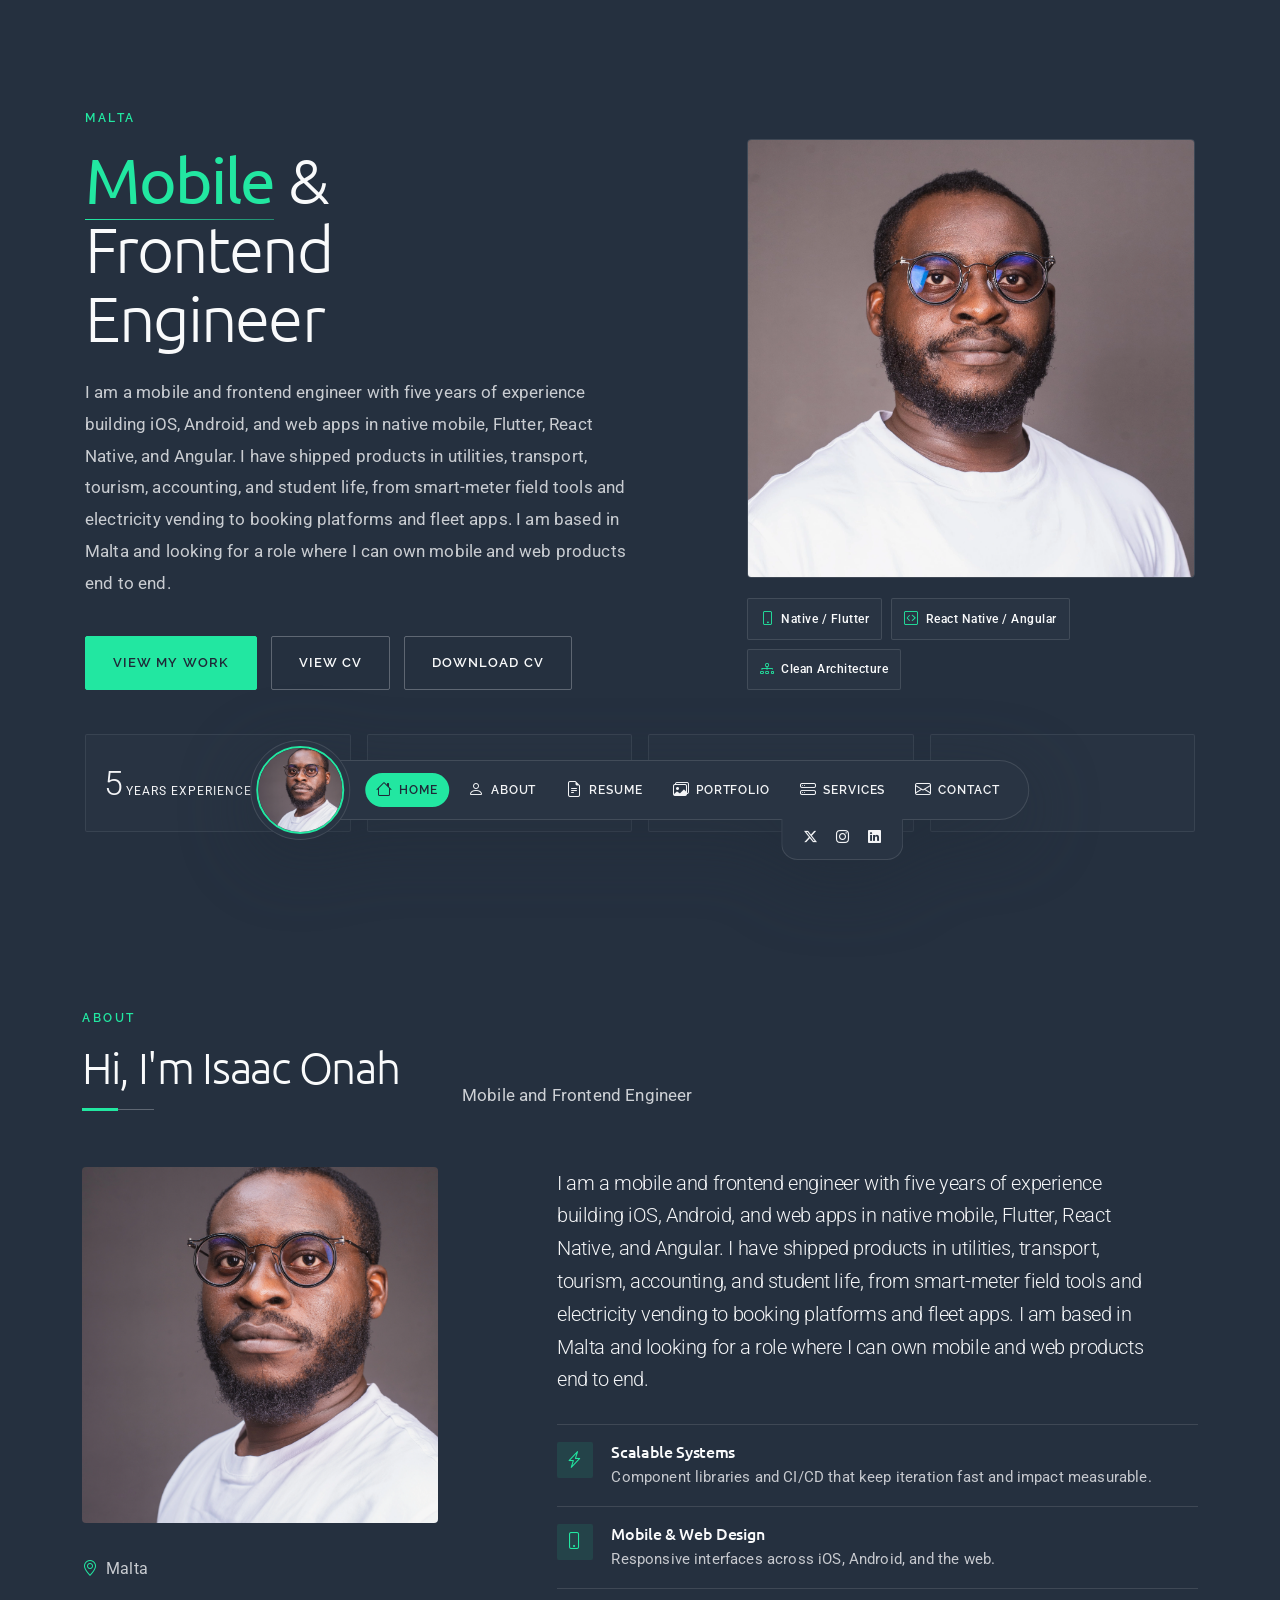
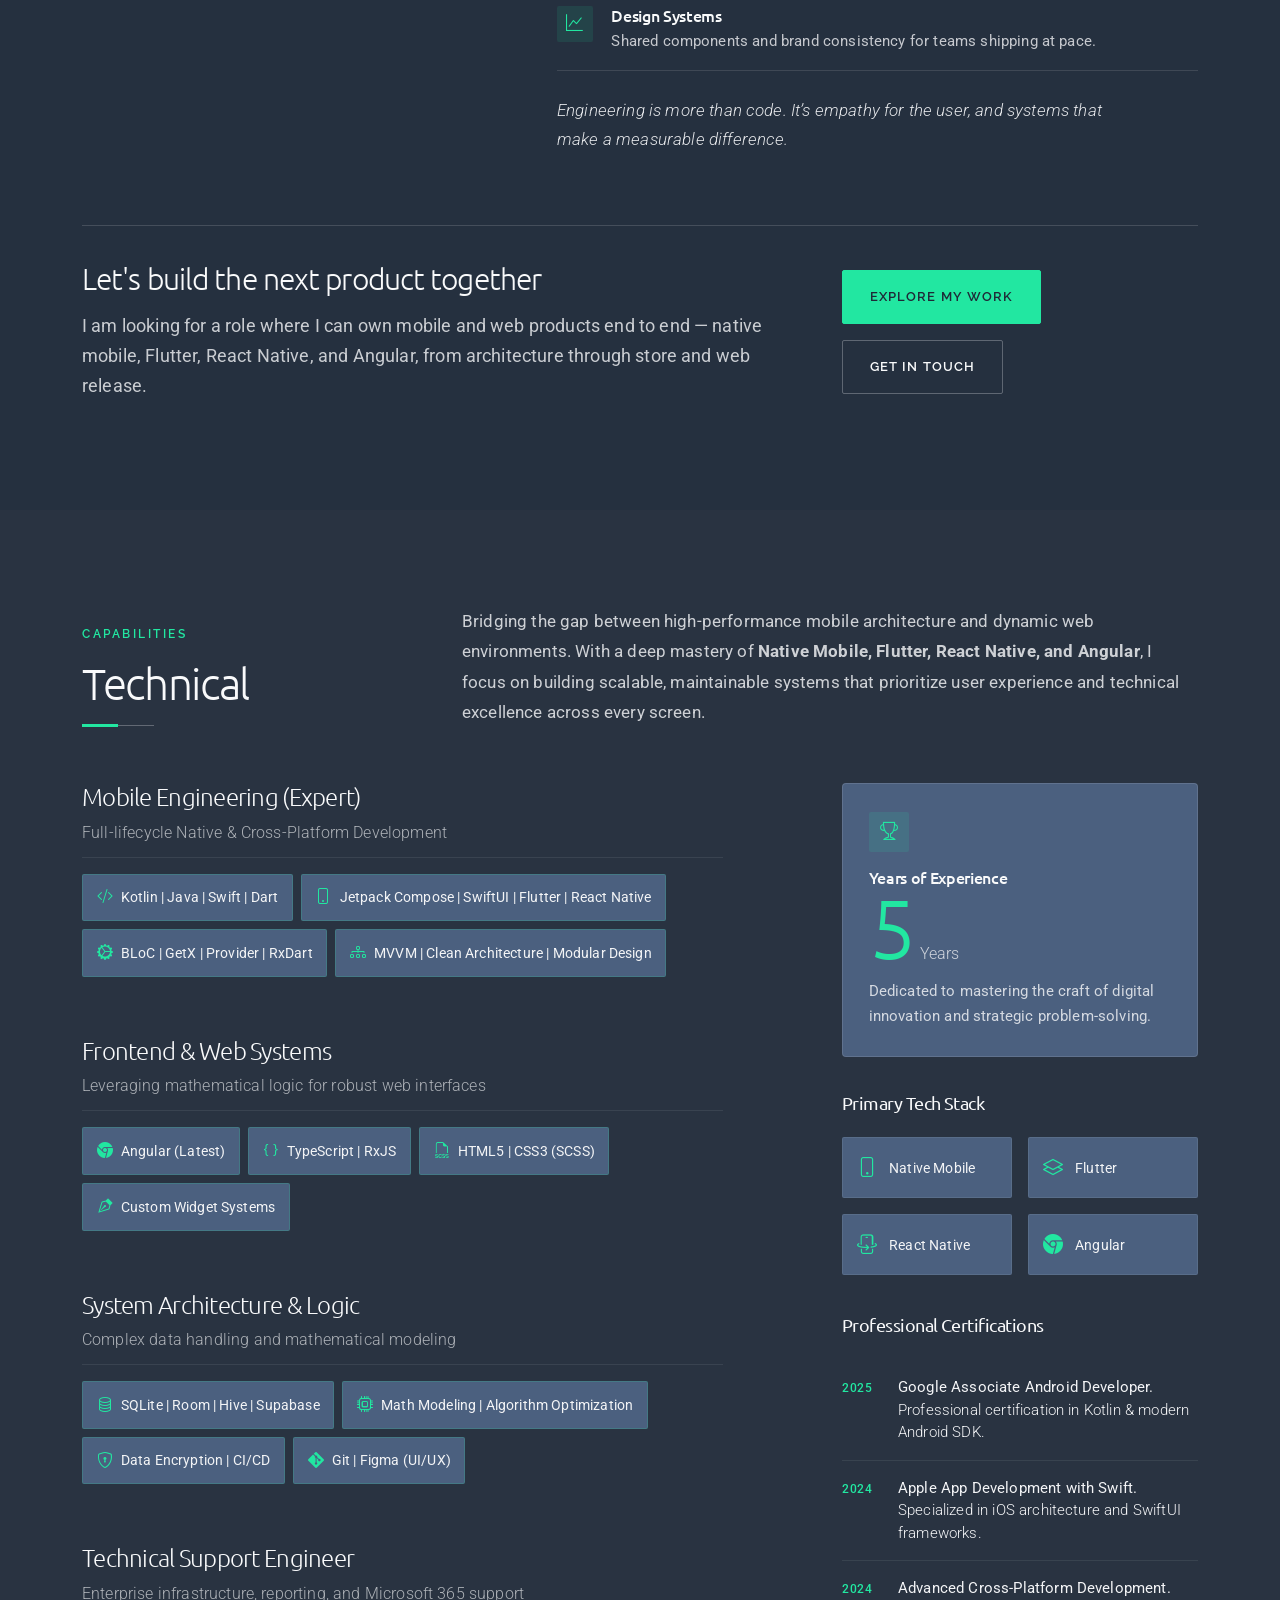
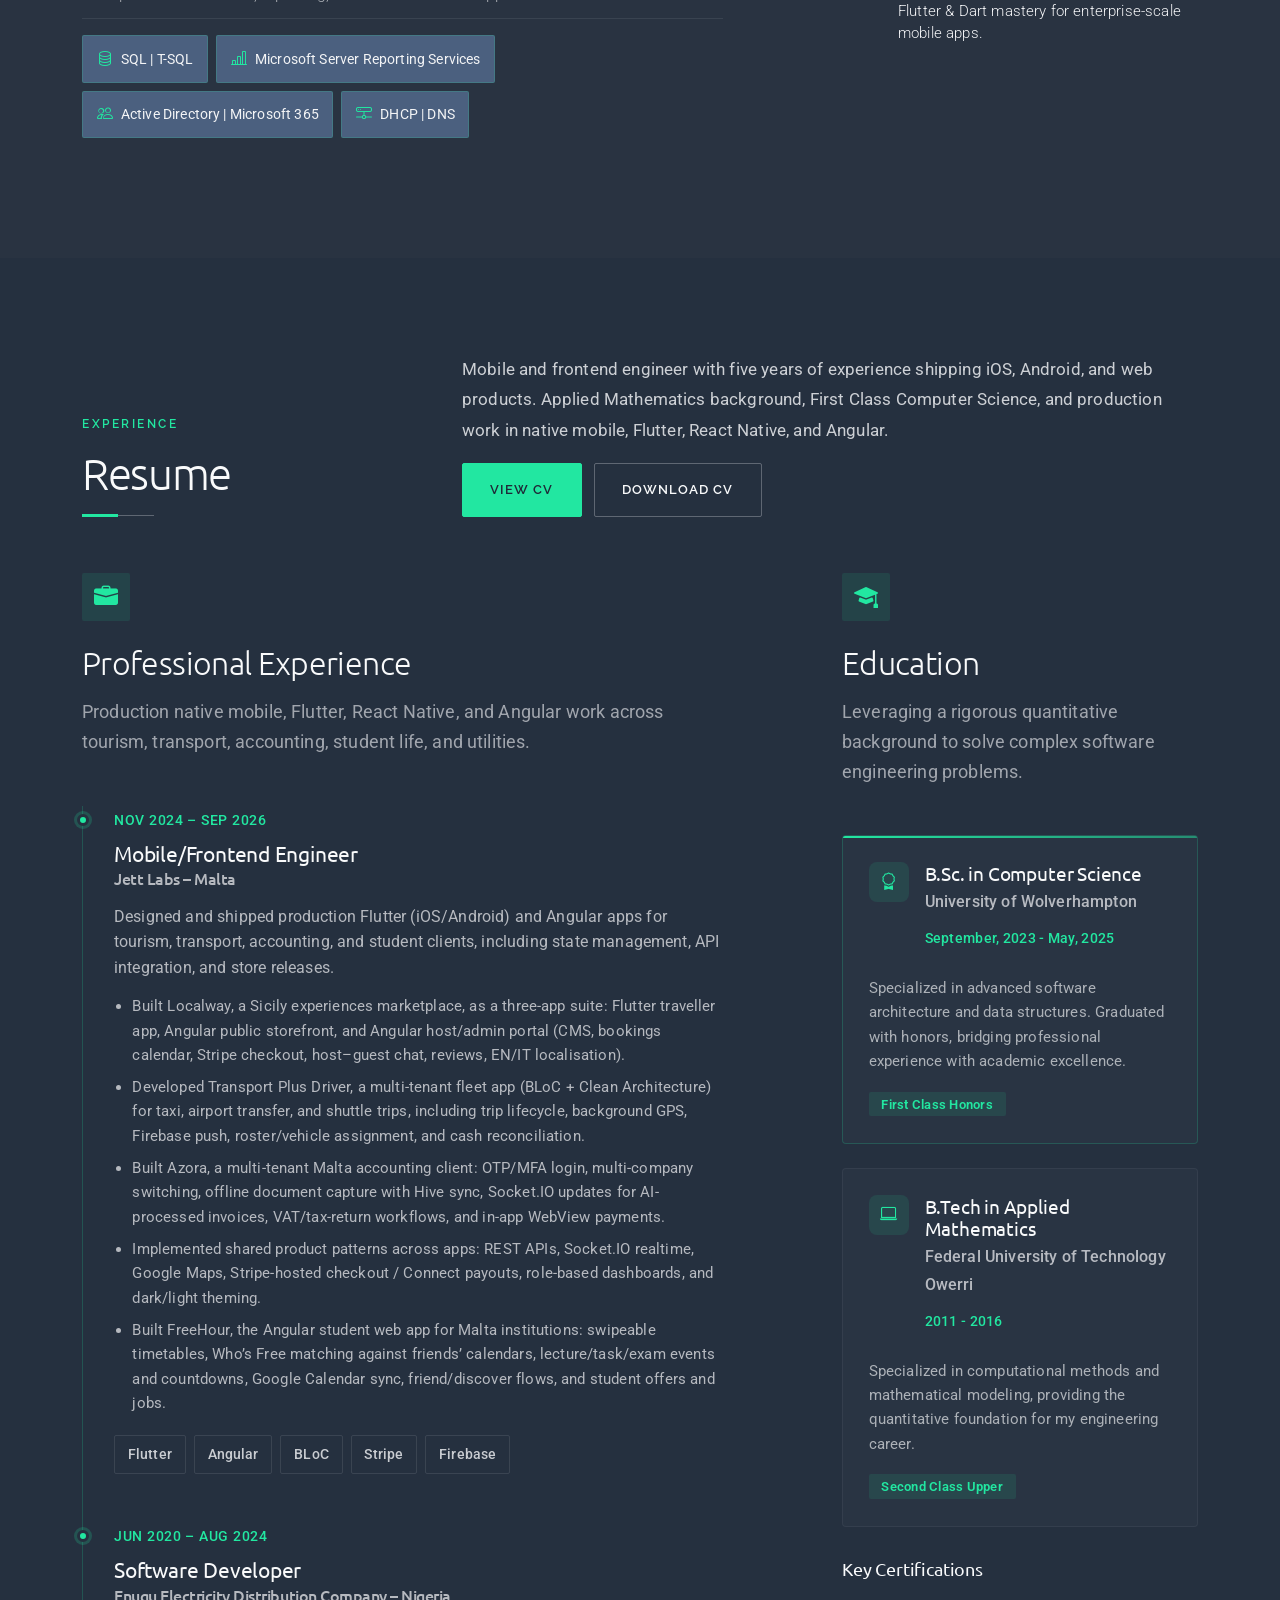
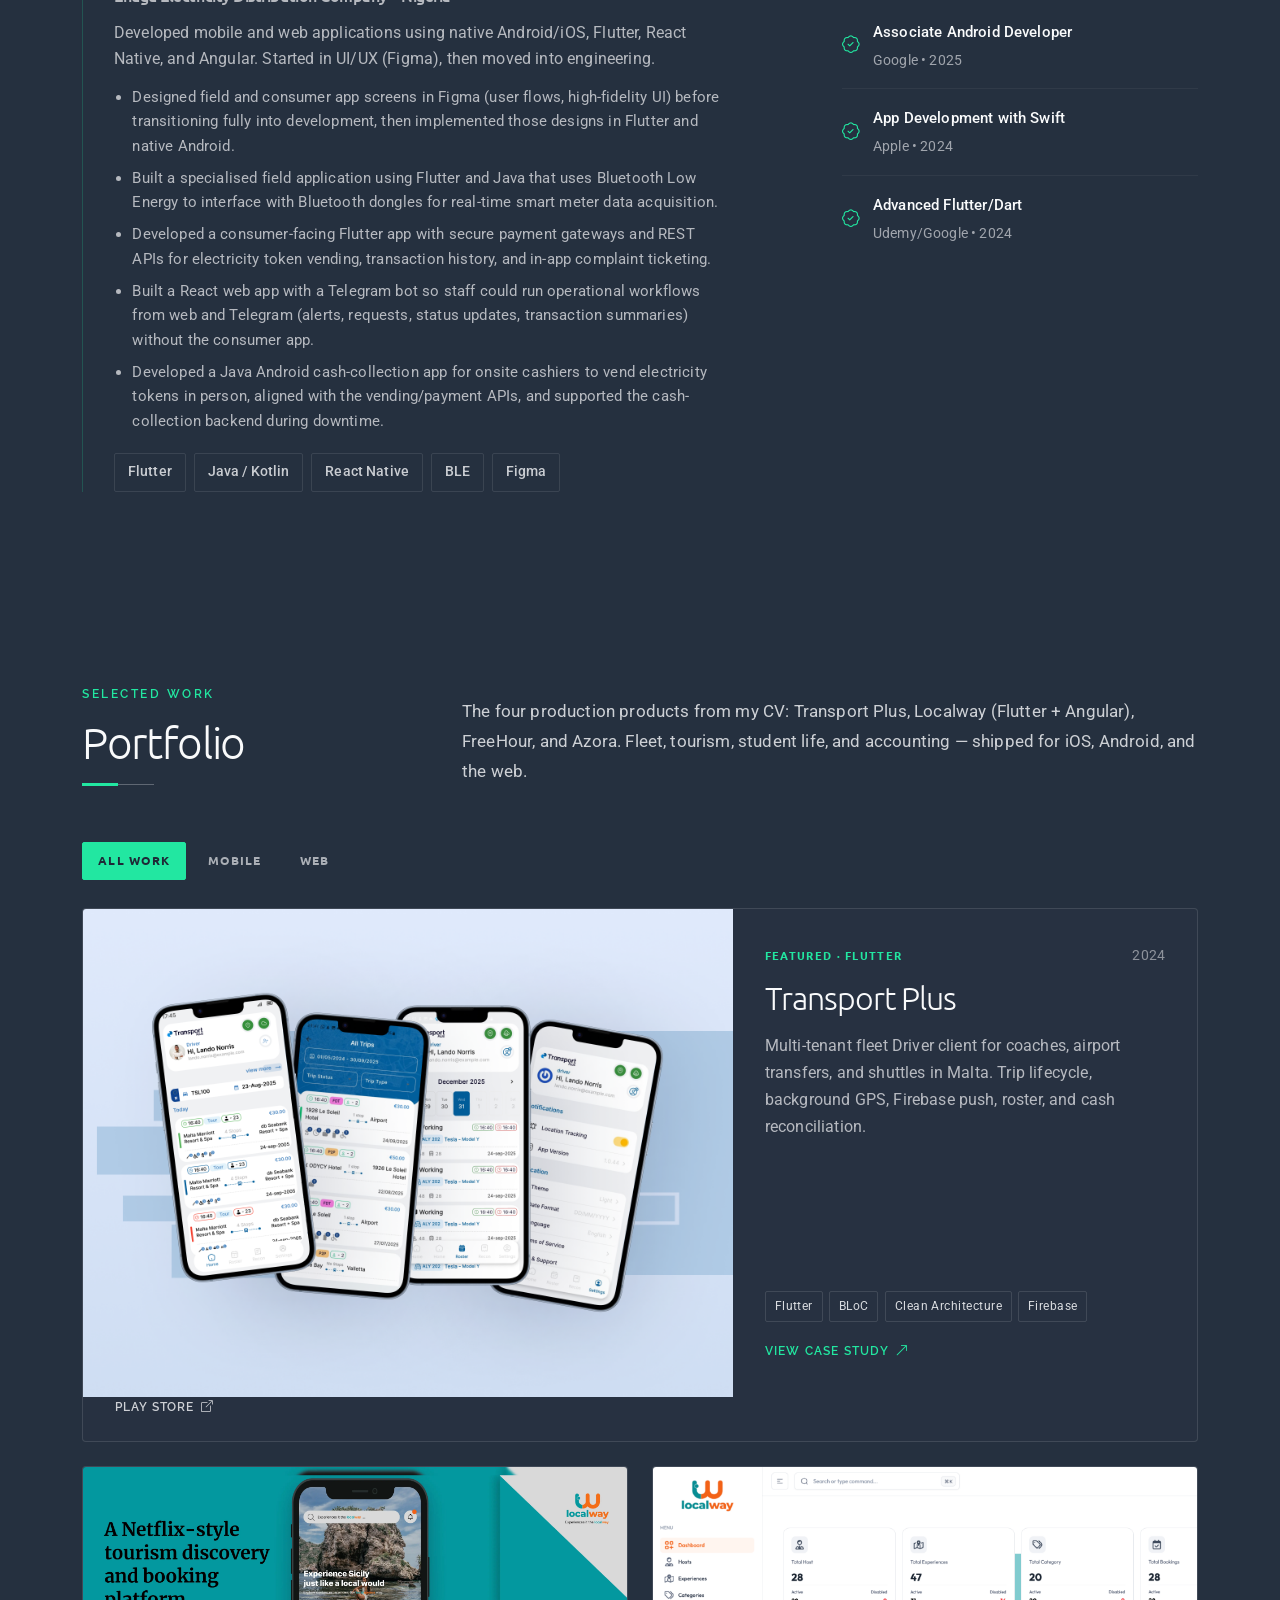
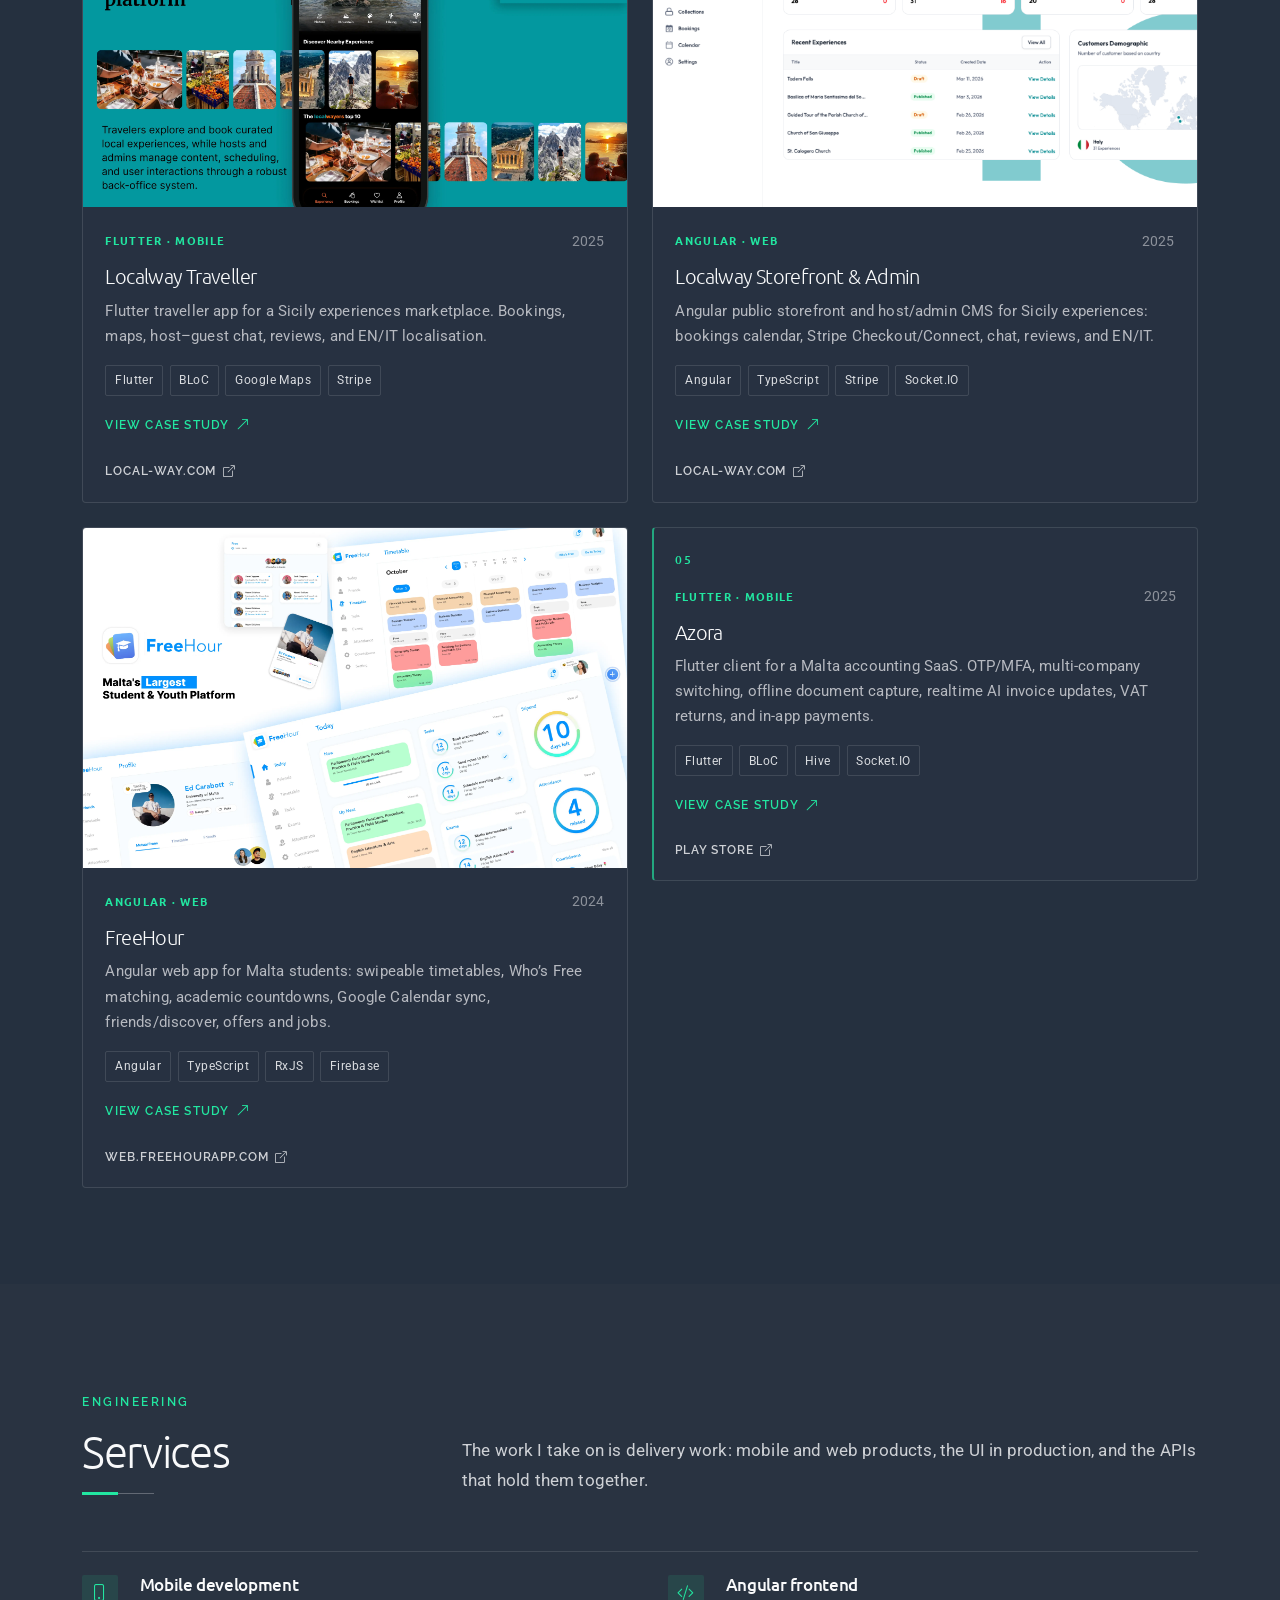
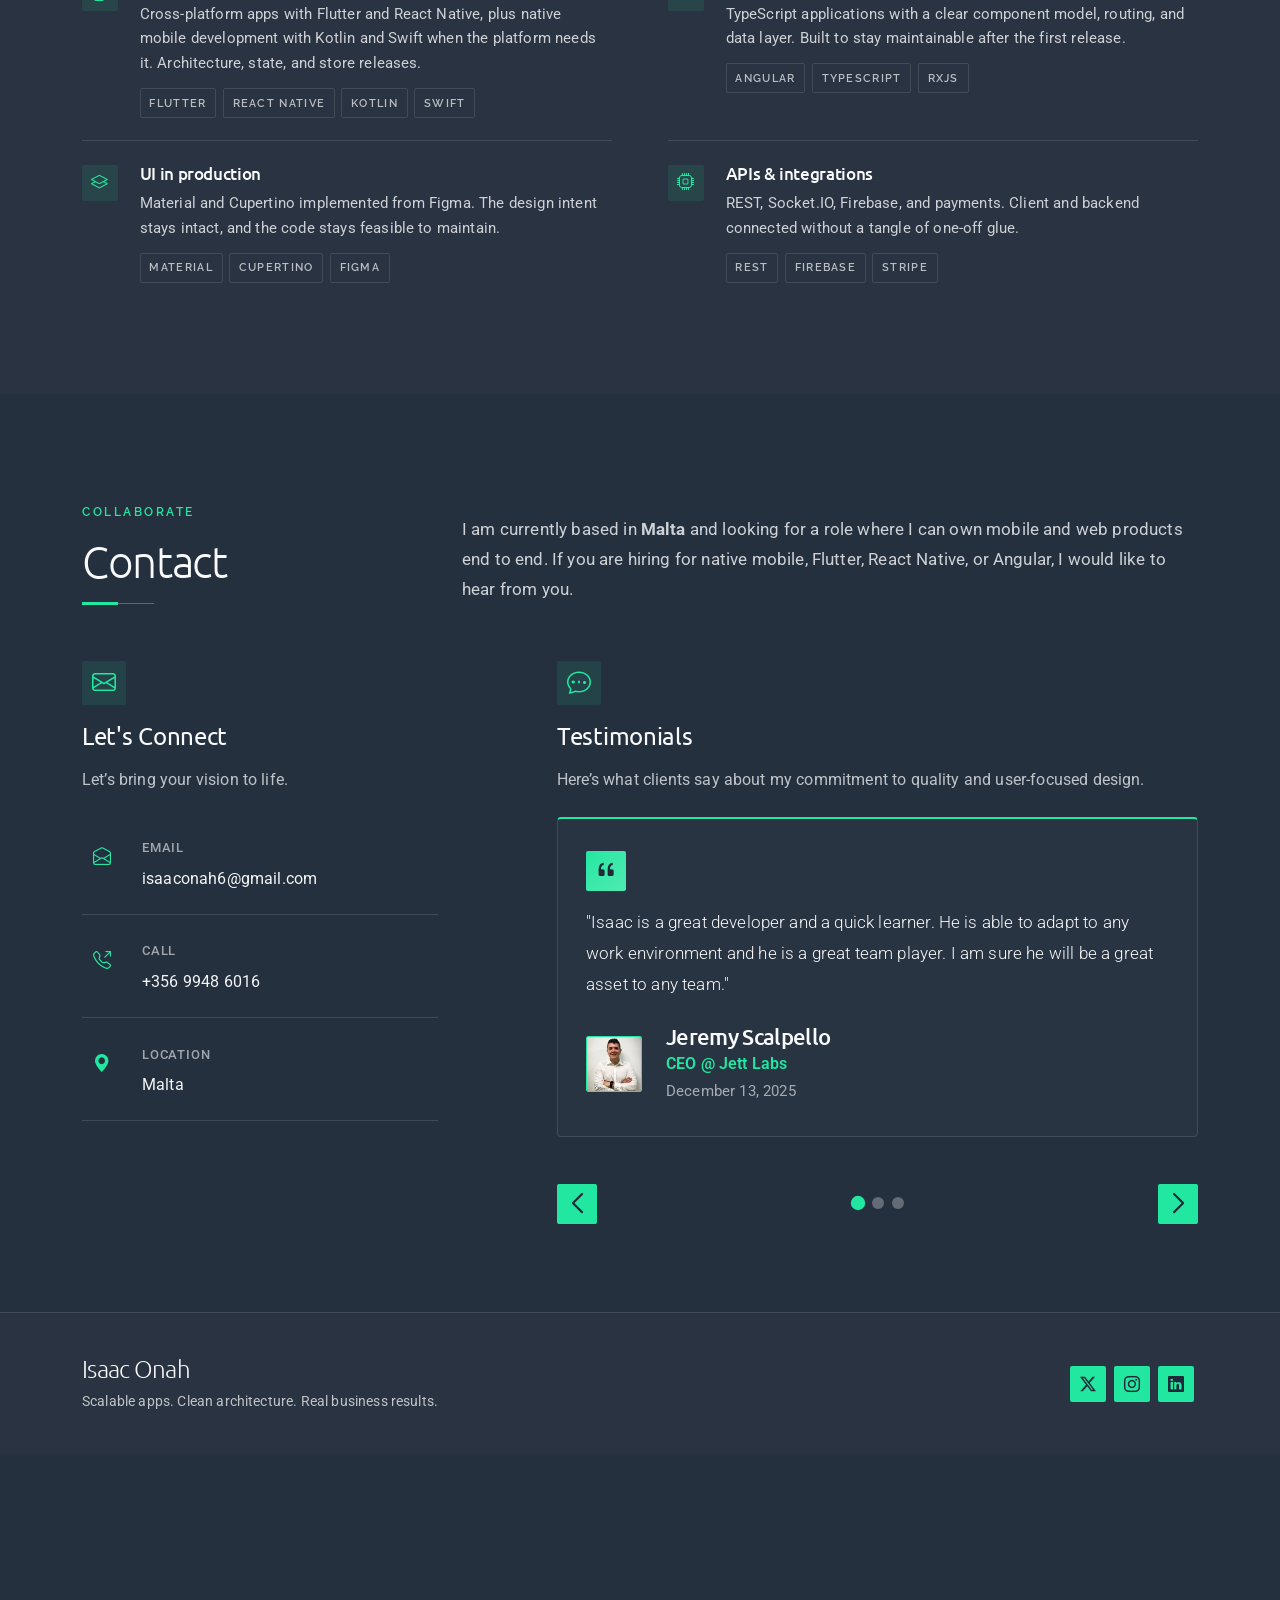
<file: index.html>
<!DOCTYPE html>
<html lang="en">

<head>
  <meta charset="utf-8">
  <meta content="width=device-width, initial-scale=1.0" name="viewport">
  <!-- Meta Tags -->
  <title>Isaac Onah | Mobile &amp; Frontend Engineer (Native Mobile, Flutter, React Native, Angular)</title>
  <meta name="description" content="Mobile and frontend engineer with five years of experience building iOS, Android, and web apps in native mobile, Flutter, React Native, and Angular. Based in Malta.">
  <meta name="keywords" content="Isaac Onah, Mobile Engineer Malta, Frontend Engineer, Native Mobile, Flutter, React Native, Angular, iOS, Android">
  <meta name="author" content="Isaac Onah">

  <link rel="canonical" href="https://isaac-onah.github.io/">
  <meta name="robots" content="index, follow">

  <meta property="og:title" content="Isaac Onah | Mobile &amp; Frontend Engineer">
  <meta property="og:description" content="Five years building iOS, Android, and web apps in native mobile, Flutter, React Native, and Angular. Based in Malta.">
  <meta property="og:image" content="assets/img/apple-touch-icon.png">
  <meta property="og:url" content="https://isaac-onah.github.io/">
  <meta property="og:type" content="website">

  <!-- Favicons -->
  <link href="assets/img/favicon.png" rel="icon">
  <link href="assets/img/apple-touch-icon.png" rel="apple-touch-icon">

  <!-- Fonts -->
  <link href="https://fonts.googleapis.com" rel="preconnect">
  <link href="https://fonts.gstatic.com" rel="preconnect" crossorigin>
  <link href="https://fonts.googleapis.com/css2?family=Roboto:ital,wght@0,100;0,300;0,400;0,500;0,700;0,900;1,100;1,300;1,400;1,500;1,700;1,900&family=Raleway:ital,wght@0,100;0,200;0,300;0,400;0,500;0,600;0,700;0,800;0,900;1,100;1,200;1,300;1,400;1,500;1,600;1,700;1,800;1,900&family=Ubuntu:ital,wght@0,300;0,400;0,500;0,700;1,300;1,400;1,500;1,700&display=swap" rel="stylesheet">

  <!-- Vendor CSS Files -->
  <link href="assets/vendor/bootstrap/css/bootstrap.min.css" rel="stylesheet">
  <link href="assets/vendor/bootstrap-icons/bootstrap-icons.css" rel="stylesheet">
  <link href="assets/vendor/aos/aos.css" rel="stylesheet">
  <link href="assets/vendor/glightbox/css/glightbox.min.css" rel="stylesheet">
  <link href="assets/vendor/swiper/swiper-bundle.min.css" rel="stylesheet">

  <!-- Main CSS File -->
  <link href="assets/css/main.css" rel="stylesheet">

  <script data-goatcounter="https://isaaconah.goatcounter.com/count" async src="//gc.zgo.at/count.js"></script>
</head>

<body class="index-page">

  <header id="header" class="header">
    <div class="nav-dock">
      <a href="#hero" class="nav-emblem" aria-label="Isaac Onah, Home">
        <img src="assets/img/profile/profile-square-14.webp" alt="Isaac Onah">
      </a>

      <div class="nav-shell">
        <nav id="navmenu" class="navmenu">
          <ul>
            <li><a href="#hero" class="active"><i class="bi bi-house navicon"></i><span class="nav-label">Home</span></a></li>
            <li><a href="#about"><i class="bi bi-person navicon"></i><span class="nav-label">About</span></a></li>
            <li><a href="#resume"><i class="bi bi-file-earmark-text navicon"></i><span class="nav-label">Resume</span></a></li>
            <li><a href="#portfolio"><i class="bi bi-images navicon"></i><span class="nav-label">Portfolio</span></a></li>
            <li class="nav-has-socials">
              <a href="#services"><i class="bi bi-hdd-stack navicon"></i><span class="nav-label">Services</span></a>
              <div class="nav-socials">
                <a href="https://x.com/isaacoonah" class="twitter" aria-label="X"><i class="bi bi-twitter-x"></i></a>
                <a href="https://www.instagram.com/aiyzihk" class="instagram" aria-label="Instagram"><i class="bi bi-instagram"></i></a>
                <a href="https://www.linkedin.com/in/isaaconah" class="linkedin" aria-label="LinkedIn"><i class="bi bi-linkedin"></i></a>
              </div>
            </li>
            <li><a href="#contact"><i class="bi bi-envelope navicon"></i><span class="nav-label">Contact</span></a></li>
          </ul>
        </nav>
      </div>
    </div>
  </header>

  <main class="main">

    <!-- Hero Section -->
    <section id="hero" class="hero section">

      <div class="container" data-aos="fade-up" data-aos-delay="80">

        <div class="row align-items-end gy-5">
          <div class="col-lg-7 col-xl-6">
            <div class="hero-content">
              <p class="hero-kicker">Malta</p>
              <h1>
                <span class="accent-text">Mobile</span>
                &amp; Frontend Engineer
              </h1>
              <p class="hero-description">
                I am a mobile and frontend engineer with five years of experience building iOS, Android, and web apps in native mobile,
                Flutter, React Native, and Angular. I have shipped products in utilities, transport, tourism, accounting, and student
                life, from smart-meter field tools and electricity vending to booking platforms and fleet apps. I am based in Malta and
                looking for a role where I can own mobile and web products end to end.
              </p>
              <div class="hero-actions">
                <a href="#portfolio" class="btn-primary">View My Work</a>
                <a href="cv.html" class="btn-secondary">View CV</a>
                <a href="assets/pdf/IsaacOnah_RESUME.pdf" class="btn-secondary" download="IsaacOnah_RESUME.pdf">Download CV</a>
              </div>
            </div>
          </div>

          <div class="col-lg-5 col-xl-5 offset-xl-1">
            <div class="hero-image" data-aos="fade-up" data-aos-delay="160">
              <div class="image-wrapper">
                <img src="assets/img/profile/profile-square-13.webp" alt="Isaac Onah" class="img-fluid main-image">
                <ul class="capability-rail">
                  <li><i class="bi bi-phone"></i> Native / Flutter</li>
                  <li><i class="bi bi-code-square"></i> React Native / Angular</li>
                  <li><i class="bi bi-diagram-3"></i> Clean Architecture</li>
                </ul>
              </div>
            </div>
          </div>
        </div>

        <div class="row hero-stats-row" data-aos="fade-up" data-aos-delay="220">
          <div class="col-12">
            <div class="hero-stats">
              <div class="stat-item">
                <span class="stat-number">5</span>
                <span class="stat-label">Years Experience</span>
              </div>
              <div class="stat-item">
                <span class="stat-number">4</span>
                <span class="stat-label">Production Products</span>
              </div>
              <div class="stat-item">
                <span class="stat-number">2</span>
                <span class="stat-label">Companies</span>
              </div>
              <div class="stat-item">
                <span class="stat-number">3</span>
                <span class="stat-label">Clients</span>
              </div>
            </div>
          </div>
        </div>

      </div>

    </section><!-- /Hero Section -->

    <!-- About Section -->
    <section id="about" class="about section">

      <div class="container" data-aos="fade-up" data-aos-delay="80">
        <div class="section-title">
          <div class="row align-items-end gx-4 gy-2">
            <div class="col-lg-4">
              <p class="section-kicker">About</p>
              <h2>Hi, I'm Isaac Onah</h2>
            </div>
            <div class="col-lg-8">
              <p class="section-intro">Mobile and Frontend Engineer</p>
            </div>
          </div>
        </div>
      </div>

      <div class="container" data-aos="fade-up" data-aos-delay="80">

        <div class="main-content-wrapper">
          <div class="row gy-5 align-items-start">

            <div class="col-lg-4 col-xl-4" data-aos="fade-up" data-aos-delay="120">
              <div class="profile-section">
                <div class="profile-image-container">
                  <img src="assets/img/profile/profile-square-15.webp" class="img-fluid" alt="Isaac Onah">
                </div>
                <div class="profile-meta">
                  <div class="location">
                    <i class="bi bi-geo-alt"></i>
                    <span>Malta</span>
                  </div>
                </div>
              </div>
            </div>

            <div class="col-lg-8 col-xl-7 offset-xl-1" data-aos="fade-up" data-aos-delay="160">
              <div class="content-area">

                <div class="story-block">
                  <p class="lead-text">I am a mobile and frontend engineer with five years of experience building iOS, Android, and web apps in native mobile, Flutter, React Native, and Angular. I have shipped products in utilities, transport, tourism, accounting, and student life, from smart-meter field tools and electricity vending to booking platforms and fleet apps. I am based in Malta and looking for a role where I can own mobile and web products end to end.</p>
                </div>

                <div class="expertise-grid" data-aos="fade-up" data-aos-delay="180">
                  <article class="expertise-item">
                    <div class="expertise-icon" aria-hidden="true">
                      <i class="bi bi-lightning-charge"></i>
                    </div>
                    <div class="expertise-copy">
                      <h4>Scalable Systems</h4>
                      <p>Component libraries and CI/CD that keep iteration fast and impact measurable.</p>
                    </div>
                  </article>
                  <article class="expertise-item">
                    <div class="expertise-icon" aria-hidden="true">
                      <i class="bi bi-phone"></i>
                    </div>
                    <div class="expertise-copy">
                      <h4>Mobile &amp; Web Design</h4>
                      <p>Responsive interfaces across iOS, Android, and the web.</p>
                    </div>
                  </article>
                  <article class="expertise-item">
                    <div class="expertise-icon" aria-hidden="true">
                      <i class="bi bi-graph-up"></i>
                    </div>
                    <div class="expertise-copy">
                      <h4>Design Systems</h4>
                      <p>Shared components and brand consistency for teams shipping at pace.</p>
                    </div>
                  </article>
                </div>

                <blockquote class="philosophy-quote" data-aos="fade-up" data-aos-delay="240">
                  <p>Engineering is more than code. It’s empathy for the user, and systems that make a measurable difference.</p>
                </blockquote>

              </div>
            </div>

          </div>
        </div>

        <div class="bottom-section" data-aos="fade-up" data-aos-delay="200">
          <div class="row align-items-center gy-4">
            <div class="col-lg-8">
              <div class="collaboration-text">
                <h3>Let's build the next product together</h3>
                <p>I am looking for a role where I can own mobile and web products end to end — native mobile, Flutter, React Native, and Angular, from architecture through store and web release.</p>
              </div>
            </div>
            <div class="col-lg-4">
              <div class="action-buttons">
                <a href="#portfolio" class="btn-custom primary">Explore My Work</a>
                <a href="#contact" class="btn-custom secondary">Get in Touch</a>
              </div>
            </div>
          </div>
        </div>

      </div>

    </section><!-- /About Section -->

    <!-- Skills Section -->
    <section id="skills" class="skills section light-background">

      <div class="container" data-aos="fade-up">
        <div class="section-title">
          <div class="row align-items-end gx-4 gy-2">
            <div class="col-lg-4">
              <p class="section-kicker">Capabilities</p>
              <h2>Technical</h2>
            </div>
            <div class="col-lg-8">
              <p class="section-intro">
                Bridging the gap between high-performance mobile architecture and dynamic web environments.
                With a deep mastery of <strong>Native Mobile, Flutter, React Native, and Angular</strong>, I focus on
                building scalable, maintainable systems that prioritize user experience and technical excellence
                across every screen.
              </p>
            </div>
          </div>
        </div>
      </div>

      <div class="container" data-aos="fade-up" data-aos-delay="80">

        <div class="row gy-5">
          <div class="col-lg-7">
            <div class="skills-container">
              <div class="skill-category skills-animation" data-aos="fade-up" data-aos-delay="100">
                <div class="category-header">
                  <h3 class="category-title">Mobile Engineering (Expert)</h3>
                  <p class="category-subtitle">Full-lifecycle Native &amp; Cross-Platform Development</p>
                </div>
                <div class="skills-list d-flex flex-wrap gap-2 mb-4">
                  <div class="skill-badge d-flex align-items-center skills-card">
                    <i class="bi bi-code-slash"></i> <span>Kotlin | Java | Swift | Dart</span>
                  </div>
                  <div class="skill-badge d-flex align-items-center skills-card">
                    <i class="bi bi-phone"></i> <span>Jetpack Compose | SwiftUI | Flutter | React Native</span>
                  </div>
                  <div class="skill-badge d-flex align-items-center skills-card">
                    <i class="bi bi-gear-wide-connected"></i> <span>BLoC | GetX | Provider | RxDart</span>
                  </div>
                  <div class="skill-badge d-flex align-items-center skills-card">
                    <i class="bi bi-diagram-3"></i> <span>MVVM | Clean Architecture | Modular Design</span>
                  </div>
                </div>
              </div>

              <div class="skill-category skills-animation" data-aos="fade-up" data-aos-delay="140">
                <div class="category-header">
                  <h3 class="category-title">Frontend &amp; Web Systems</h3>
                  <p class="category-subtitle">Leveraging mathematical logic for robust web interfaces</p>
                </div>
                <div class="skills-list d-flex flex-wrap gap-2 mb-4">
                  <div class="skill-badge d-flex align-items-center skills-card">
                    <i class="bi bi-browser-chrome"></i> <span>Angular (Latest)</span>
                  </div>
                  <div class="skill-badge d-flex align-items-center skills-card">
                    <i class="bi bi-braces"></i> <span>TypeScript | RxJS</span>
                  </div>
                  <div class="skill-badge d-flex align-items-center skills-card">
                    <i class="bi bi-filetype-scss"></i> <span>HTML5 | CSS3 (SCSS)</span>
                  </div>
                  <div class="skill-badge d-flex align-items-center skills-card">
                    <i class="bi bi-vector-pen"></i> <span>Custom Widget Systems</span>
                  </div>
                </div>
              </div>

              <div class="skill-category skills-animation" data-aos="fade-up" data-aos-delay="180">
                <div class="category-header">
                  <h3 class="category-title">System Architecture &amp; Logic</h3>
                  <p class="category-subtitle">Complex data handling and mathematical modeling</p>
                </div>
                <div class="skills-list d-flex flex-wrap gap-2 mb-4">
                  <div class="skill-badge d-flex align-items-center skills-card">
                    <i class="bi bi-database"></i> <span>SQLite | Room | Hive | Supabase</span>
                  </div>
                  <div class="skill-badge d-flex align-items-center skills-card">
                    <i class="bi bi-cpu"></i> <span>Math Modeling | Algorithm Optimization</span>
                  </div>
                  <div class="skill-badge d-flex align-items-center skills-card">
                    <i class="bi bi-shield-lock"></i> <span>Data Encryption | CI/CD</span>
                  </div>
                  <div class="skill-badge d-flex align-items-center skills-card">
                    <i class="bi bi-git"></i> <span>Git | Figma (UI/UX)</span>
                  </div>
                </div>
              </div>

              <div class="skill-category skills-animation" data-aos="fade-up" data-aos-delay="220">
                <div class="category-header">
                  <h3 class="category-title">Technical Support Engineer</h3>
                  <p class="category-subtitle">Enterprise infrastructure, reporting, and Microsoft 365 support</p>
                </div>
                <div class="skills-list d-flex flex-wrap gap-2 mb-4">
                  <div class="skill-badge d-flex align-items-center skills-card">
                    <i class="bi bi-database"></i> <span>SQL | T-SQL</span>
                  </div>
                  <div class="skill-badge d-flex align-items-center skills-card">
                    <i class="bi bi-bar-chart-line"></i> <span>Microsoft Server Reporting Services</span>
                  </div>
                  <div class="skill-badge d-flex align-items-center skills-card">
                    <i class="bi bi-people"></i> <span>Active Directory | Microsoft 365</span>
                  </div>
                  <div class="skill-badge d-flex align-items-center skills-card">
                    <i class="bi bi-hdd-network"></i> <span>DHCP | DNS</span>
                  </div>
                </div>
              </div>

            </div>
          </div>
          <div class="col-lg-4 offset-lg-1">
            <div class="skills-sidebar">

              <div class="expertise-highlight" data-aos="fade-up" data-aos-delay="120">
                <div class="highlight-icon">
                  <i class="bi bi-trophy"></i>
                </div>
                <h4 class="highlight-title">Years of Experience</h4>
                <div class="experience-number">
                  <span data-purecounter-start="0" data-purecounter-end="5" data-purecounter-duration="1" class="purecounter"></span>
                  <span class="experience-label">Years</span>
                </div>
                <p class="highlight-description">Dedicated to mastering the craft of digital innovation and strategic problem-solving.</p>
              </div>
              <div class="technologies-section" data-aos="fade-up" data-aos-delay="160">
                <h5 class="tech-title">Primary Tech Stack</h5>
                <div class="tech-stack">
                  <div class="tech-item">
                    <i class="bi bi-phone"></i>
                    <span>Native Mobile</span>
                  </div>
                  <div class="tech-item">
                    <i class="bi bi-layers"></i>
                    <span>Flutter</span>
                  </div>
                  <div class="tech-item">
                    <i class="bi bi-phone-flip"></i>
                    <span>React Native</span>
                  </div>
                  <div class="tech-item">
                    <i class="bi bi-browser-chrome"></i>
                    <span>Angular</span>
                  </div>
                </div>
              </div>

              <div class="achievements-section" data-aos="fade-up" data-aos-delay="200">
                <h5 class="achievements-title">Professional Certifications</h5>
                <div class="achievement-list">

                  <div class="achievement-item">
                    <div class="achievement-date">2025</div>
                    <div class="achievement-text">
                      <strong>Google Associate Android Developer.</strong> Professional certification in Kotlin &amp; modern Android SDK.
                    </div>
                  </div>

                  <div class="achievement-item">
                    <div class="achievement-date">2024</div>
                    <div class="achievement-text">
                      <strong>Apple App Development with Swift.</strong> Specialized in iOS architecture and SwiftUI frameworks.
                    </div>
                  </div>

                  <div class="achievement-item">
                    <div class="achievement-date">2024</div>
                    <div class="achievement-text">
                      <strong>Advanced Cross-Platform Development.</strong> Flutter &amp; Dart mastery for enterprise-scale mobile apps.
                    </div>
                  </div>

                </div>
              </div>
            </div>
          </div>
        </div>

      </div>

    </section><!-- /Skills Section -->

    <!-- Resume Section -->
    <section id="resume" class="resume section">

      <div class="container" data-aos="fade-up">
        <div class="section-title">
          <div class="row align-items-end gx-4 gy-2">
            <div class="col-lg-4">
              <p class="section-kicker">Experience</p>
              <h2>Resume</h2>
            </div>
            <div class="col-lg-8">
              <p class="section-intro">
                Mobile and frontend engineer with five years of experience shipping iOS, Android, and web products. Applied Mathematics background, First Class Computer Science, and production work in native mobile, Flutter, React Native, and Angular.
              </p>
              <div class="resume-cv-actions">
                <a href="cv.html" class="btn-primary">View CV</a>
                <a href="assets/pdf/IsaacOnah_RESUME.pdf" class="btn-secondary" download="IsaacOnah_RESUME.pdf">Download CV</a>
              </div>
            </div>
          </div>
        </div>
      </div>

      <div class="container" data-aos="fade-up" data-aos-delay="80">
        <div class="row gy-5 align-items-start">
          <div class="col-lg-7" data-aos="fade-up" data-aos-delay="100">
            <div class="professional-journey">
              <div class="section-intro">
                <div class="icon-wrapper">
                  <i class="bi bi-briefcase-fill"></i>
                </div>
                <h2>Professional Experience</h2>
                <p>Production native mobile, Flutter, React Native, and Angular work across tourism, transport, accounting, student life, and utilities.</p>
              </div>

              <div class="experience-timeline">
                <div class="timeline-item" data-aos="fade-up" data-aos-delay="120">
                  <div class="timeline-dot"></div>
                  <div class="timeline-content">
                    <div class="position-meta">
                      <span class="timeline-year">Nov 2024 – Sep 2026</span>
                    </div>
                    <h3>Mobile/Frontend Engineer</h3>
                    <h4>Jett Labs – Malta</h4>
                    <p class="role-lead">Designed and shipped production Flutter (iOS/Android) and Angular apps for tourism, transport, accounting, and student clients, including state management, API integration, and store releases.</p>
                    <ul class="timeline-bullets">
                      <li>Built Localway, a Sicily experiences marketplace, as a three-app suite: Flutter traveller app, Angular public storefront, and Angular host/admin portal (CMS, bookings calendar, Stripe checkout, host–guest chat, reviews, EN/IT localisation).</li>
                      <li>Developed Transport Plus Driver, a multi-tenant fleet app (BLoC + Clean Architecture) for taxi, airport transfer, and shuttle trips, including trip lifecycle, background GPS, Firebase push, roster/vehicle assignment, and cash reconciliation.</li>
                      <li>Built Azora, a multi-tenant Malta accounting client: OTP/MFA login, multi-company switching, offline document capture with Hive sync, Socket.IO updates for AI-processed invoices, VAT/tax-return workflows, and in-app WebView payments.</li>
                      <li>Implemented shared product patterns across apps: REST APIs, Socket.IO realtime, Google Maps, Stripe-hosted checkout / Connect payouts, role-based dashboards, and dark/light theming.</li>
                      <li>Built FreeHour, the Angular student web app for Malta institutions: swipeable timetables, Who’s Free matching against friends’ calendars, lecture/task/exam events and countdowns, Google Calendar sync, friend/discover flows, and student offers and jobs.</li>
                    </ul>
                    <div class="key-achievements">
                      <span class="achievement-tag">Flutter</span>
                      <span class="achievement-tag">Angular</span>
                      <span class="achievement-tag">BLoC</span>
                      <span class="achievement-tag">Stripe</span>
                      <span class="achievement-tag">Firebase</span>
                    </div>
                  </div>
                </div>

                <div class="timeline-item" data-aos="fade-up" data-aos-delay="160">
                  <div class="timeline-dot"></div>
                  <div class="timeline-content">
                    <div class="position-meta">
                      <span class="timeline-year">Jun 2020 – Aug 2024</span>
                    </div>
                    <h3>Software Developer</h3>
                    <h4>Enugu Electricity Distribution Company – Nigeria</h4>
                    <p class="role-lead">Developed mobile and web applications using native Android/iOS, Flutter, React Native, and Angular. Started in UI/UX (Figma), then moved into engineering.</p>
                    <ul class="timeline-bullets">
                      <li>Designed field and consumer app screens in Figma (user flows, high-fidelity UI) before transitioning fully into development, then implemented those designs in Flutter and native Android.</li>
                      <li>Built a specialised field application using Flutter and Java that uses Bluetooth Low Energy to interface with Bluetooth dongles for real-time smart meter data acquisition.</li>
                      <li>Developed a consumer-facing Flutter app with secure payment gateways and REST APIs for electricity token vending, transaction history, and in-app complaint ticketing.</li>
                      <li>Built a React web app with a Telegram bot so staff could run operational workflows from web and Telegram (alerts, requests, status updates, transaction summaries) without the consumer app.</li>
                      <li>Developed a Java Android cash-collection app for onsite cashiers to vend electricity tokens in person, aligned with the vending/payment APIs, and supported the cash-collection backend during downtime.</li>
                    </ul>
                    <div class="key-achievements">
                      <span class="achievement-tag">Flutter</span>
                      <span class="achievement-tag">Java / Kotlin</span>
                      <span class="achievement-tag">React Native</span>
                      <span class="achievement-tag">BLE</span>
                      <span class="achievement-tag">Figma</span>
                    </div>
                  </div>
                </div>
              </div>
            </div>
          </div>

          <div class="col-lg-4 offset-lg-1" data-aos="fade-up" data-aos-delay="140">
            <div class="education-skills">
              <div class="section-intro">
                <div class="icon-wrapper">
                  <i class="bi bi-mortarboard-fill"></i>
                </div>
                <h2>Education</h2>
                <p>Leveraging a rigorous quantitative background to solve complex software engineering problems.</p>
              </div>

              <div class="education-grid">
                <div class="education-card primary" data-aos="fade-up" data-aos-delay="160">
                  <div class="education-header">
                    <div class="degree-icon">
                      <i class="bi bi-award"></i>
                    </div>
                    <div class="degree-info">
                      <h3>B.Sc. in Computer Science</h3>
                      <p class="institution">University of Wolverhampton</p>
                      <span class="graduation-year">September, 2023 - May, 2025</span>
                    </div>
                  </div>
                  <div class="education-details">
                    <p>Specialized in advanced software architecture and data structures. Graduated with honors, bridging professional experience with academic excellence.</p>
                    <div class="honors">
                      <span class="honor-badge">First Class Honors</span>
                    </div>
                  </div>
                </div>

                <div class="education-card" data-aos="fade-up" data-aos-delay="200">
                  <div class="education-header">
                    <div class="degree-icon">
                      <i class="bi bi-laptop"></i>
                    </div>
                    <div class="degree-info">
                      <h3>B.Tech in Applied Mathematics</h3>
                      <p class="institution">Federal University of Technology Owerri</p>
                      <span class="graduation-year">2011 - 2016</span>
                    </div>
                  </div>
                  <div class="education-details">
                    <p>Specialized in computational methods and mathematical modeling, providing the quantitative foundation for my engineering career.</p>
                    <div class="honors">
                      <span class="honor-badge">Second Class Upper</span>
                    </div>
                  </div>
                </div>

                <div class="certification-section" data-aos="fade-up" data-aos-delay="220">
                  <h4>Key Certifications</h4>
                  <div class="certifications">
                    <div class="cert-item">
                      <i class="bi bi-patch-check"></i>
                      <div class="cert-details">
                        <span class="cert-name">Associate Android Developer</span>
                        <span class="cert-provider">Google • 2025</span>
                      </div>
                    </div>
                    <div class="cert-item">
                      <i class="bi bi-patch-check"></i>
                      <div class="cert-details">
                        <span class="cert-name">App Development with Swift</span>
                        <span class="cert-provider">Apple • 2024</span>
                      </div>
                    </div>
                    <div class="cert-item">
                      <i class="bi bi-patch-check"></i>
                      <div class="cert-details">
                        <span class="cert-name">Advanced Flutter/Dart</span>
                        <span class="cert-provider">Udemy/Google • 2024</span>
                      </div>
                    </div>
                  </div>
                </div>
              </div>
            </div>
          </div>
        </div>
      </div>

    </section><!-- /Resume Section -->

    <!-- Portfolio Section -->
    <section id="portfolio" class="portfolio section">

      <div class="container" data-aos="fade-up">
        <div class="section-title">
          <div class="row align-items-end gx-4 gy-2">
            <div class="col-lg-4">
              <p class="section-kicker">Selected Work</p>
              <h2>Portfolio</h2>
            </div>
            <div class="col-lg-8">
              <p class="section-intro">The four production products from my CV: Transport Plus, Localway (Flutter + Angular), FreeHour, and Azora. Fleet, tourism, student life, and accounting — shipped for iOS, Android, and the web.</p>
            </div>
          </div>
        </div>
      </div>

      <div class="container" data-aos="fade-up" data-aos-delay="80">

        <div class="isotope-layout" data-default-filter="*" data-layout="fitRows" data-sort="original-order">

          <div class="filters-wrapper" data-aos="fade-up" data-aos-delay="100">
            <ul class="portfolio-filters isotope-filters">
              <li data-filter="*" class="filter-active">All Work</li>
              <li data-filter=".filter-mobile">Mobile</li>
              <li data-filter=".filter-web">Web</li>
            </ul>
          </div>

          <div class="row g-4 portfolio-container isotope-container">

            <div class="col-12 portfolio-item isotope-item filter-mobile">
              <article class="portfolio-card featured">
                <a href="portfolio-details.html?id=transport-plus-driver" class="portfolio-card-link">
                  <div class="row g-0 align-items-stretch">
                    <div class="col-lg-7">
                      <div class="portfolio-visual">
                        <img src="assets/img/portfolio/transportplus/left.png" class="img-fluid" alt="Transport Plus driver app screens" loading="lazy">
                      </div>
                    </div>
                    <div class="col-lg-5">
                      <div class="portfolio-body">
                        <div class="portfolio-meta">
                          <span class="portfolio-category">Featured · Flutter</span>
                          <span class="portfolio-year">2024</span>
                        </div>
                        <h3 class="portfolio-title">Transport Plus</h3>
                        <p class="portfolio-description">Multi-tenant fleet Driver client for coaches, airport transfers, and shuttles in Malta. Trip lifecycle, background GPS, Firebase push, roster, and cash reconciliation.</p>
                        <div class="portfolio-tags">
                          <span>Flutter</span>
                          <span>BLoC</span>
                          <span>Clean Architecture</span>
                          <span>Firebase</span>
                        </div>
                        <span class="portfolio-cta">View case study <i class="bi bi-arrow-up-right"></i></span>
                      </div>
                    </div>
                  </div>
                </a>
                <a class="portfolio-live" href="https://play.google.com/store/apps/details?id=io.transportplus.driver" target="_blank" rel="noopener noreferrer">Play Store <i class="bi bi-box-arrow-up-right"></i></a>
              </article>
            </div>

            <div class="col-lg-6 portfolio-item isotope-item filter-mobile">
              <article class="portfolio-card">
                <a href="portfolio-details.html?id=localway-mobile" class="portfolio-card-link">
                  <div class="portfolio-visual">
                    <img src="assets/img/portfolio/localway.webp" class="img-fluid" alt="Localway Flutter traveller app" loading="lazy">
                  </div>
                  <div class="portfolio-body">
                    <div class="portfolio-meta">
                      <span class="portfolio-category">Flutter · Mobile</span>
                      <span class="portfolio-year">2025</span>
                    </div>
                    <h3 class="portfolio-title">Localway Traveller</h3>
                    <p class="portfolio-description">Flutter traveller app for a Sicily experiences marketplace. Bookings, maps, host–guest chat, reviews, and EN/IT localisation.</p>
                    <div class="portfolio-tags">
                      <span>Flutter</span>
                      <span>BLoC</span>
                      <span>Google Maps</span>
                      <span>Stripe</span>
                    </div>
                    <span class="portfolio-cta">View case study <i class="bi bi-arrow-up-right"></i></span>
                  </div>
                </a>
                <a class="portfolio-live" href="https://local-way.com/" target="_blank" rel="noopener noreferrer">local-way.com <i class="bi bi-box-arrow-up-right"></i></a>
              </article>
            </div>

            <div class="col-lg-6 portfolio-item isotope-item filter-web">
              <article class="portfolio-card">
                <a href="portfolio-details.html?id=localway-web" class="portfolio-card-link">
                  <div class="portfolio-visual">
                    <img src="assets/img/portfolio/localway/slider-1.png" class="img-fluid" alt="Localway Angular storefront and admin" loading="lazy">
                  </div>
                  <div class="portfolio-body">
                    <div class="portfolio-meta">
                      <span class="portfolio-category">Angular · Web</span>
                      <span class="portfolio-year">2025</span>
                    </div>
                    <h3 class="portfolio-title">Localway Storefront &amp; Admin</h3>
                    <p class="portfolio-description">Angular public storefront and host/admin CMS for Sicily experiences: bookings calendar, Stripe Checkout/Connect, chat, reviews, and EN/IT.</p>
                    <div class="portfolio-tags">
                      <span>Angular</span>
                      <span>TypeScript</span>
                      <span>Stripe</span>
                      <span>Socket.IO</span>
                    </div>
                    <span class="portfolio-cta">View case study <i class="bi bi-arrow-up-right"></i></span>
                  </div>
                </a>
                <a class="portfolio-live" href="https://local-way.com/" target="_blank" rel="noopener noreferrer">local-way.com <i class="bi bi-box-arrow-up-right"></i></a>
              </article>
            </div>

            <div class="col-lg-6 portfolio-item isotope-item filter-web">
              <article class="portfolio-card">
                <a href="portfolio-details.html?id=freehour-web" class="portfolio-card-link">
                  <div class="portfolio-visual">
                    <img src="assets/img/portfolio/freehour.webp" class="img-fluid" alt="FreeHour student productivity platform" loading="lazy">
                  </div>
                  <div class="portfolio-body">
                    <div class="portfolio-meta">
                      <span class="portfolio-category">Angular · Web</span>
                      <span class="portfolio-year">2024</span>
                    </div>
                    <h3 class="portfolio-title">FreeHour</h3>
                    <p class="portfolio-description">Angular web app for Malta students: swipeable timetables, Who’s Free matching, academic countdowns, Google Calendar sync, friends/discover, offers and jobs.</p>
                    <div class="portfolio-tags">
                      <span>Angular</span>
                      <span>TypeScript</span>
                      <span>RxJS</span>
                      <span>Firebase</span>
                    </div>
                    <span class="portfolio-cta">View case study <i class="bi bi-arrow-up-right"></i></span>
                  </div>
                </a>
                <a class="portfolio-live" href="https://web.freehourapp.com" target="_blank" rel="noopener noreferrer">web.freehourapp.com <i class="bi bi-box-arrow-up-right"></i></a>
              </article>
            </div>

            <div class="col-lg-6 portfolio-item isotope-item filter-mobile">
              <article class="portfolio-card compact">
                <a href="portfolio-details.html?id=azora" class="portfolio-card-link">
                  <span class="portfolio-index">05</span>
                  <div class="portfolio-body">
                    <div class="portfolio-meta">
                      <span class="portfolio-category">Flutter · Mobile</span>
                      <span class="portfolio-year">2025</span>
                    </div>
                    <h3 class="portfolio-title">Azora</h3>
                    <p class="portfolio-description">Flutter client for a Malta accounting SaaS. OTP/MFA, multi-company switching, offline document capture, realtime AI invoice updates, VAT returns, and in-app payments.</p>
                    <div class="portfolio-tags">
                      <span>Flutter</span>
                      <span>BLoC</span>
                      <span>Hive</span>
                      <span>Socket.IO</span>
                    </div>
                    <span class="portfolio-cta">View case study <i class="bi bi-arrow-up-right"></i></span>
                  </div>
                </a>
                <a class="portfolio-live" href="https://play.google.com/store/apps/details?id=mt.azora.app" target="_blank" rel="noopener noreferrer">Play Store <i class="bi bi-box-arrow-up-right"></i></a>
              </article>
            </div>

          </div>

        </div>

      </div>

    </section><!-- /Portfolio Section -->

    <!-- Services Section -->
    <section id="services" class="services section light-background">

      <div class="container" data-aos="fade-up">
        <div class="section-title">
          <div class="row align-items-end gx-4 gy-2">
            <div class="col-lg-4">
              <p class="section-kicker">Engineering</p>
              <h2>Services</h2>
            </div>
            <div class="col-lg-8">
              <p class="section-intro">The work I take on is delivery work: mobile and web products, the UI in production, and the APIs that hold them together.</p>
            </div>
          </div>
        </div>
      </div>

      <div class="container" data-aos="fade-up" data-aos-delay="80">

        <div class="services-grid">

          <article class="service-item" data-aos="fade-up" data-aos-delay="100">
            <div class="service-icon">
              <i class="bi bi-phone"></i>
            </div>
            <div class="service-copy">
              <h3>Mobile development</h3>
              <p>Cross-platform apps with Flutter and React Native, plus native mobile development with Kotlin and Swift when the platform needs it. Architecture, state, and store releases.</p>
              <ul class="service-stack">
                <li>Flutter</li>
                <li>React Native</li>
                <li>Kotlin</li>
                <li>Swift</li>
              </ul>
            </div>
          </article>

          <article class="service-item" data-aos="fade-up" data-aos-delay="140">
            <div class="service-icon">
              <i class="bi bi-code-slash"></i>
            </div>
            <div class="service-copy">
              <h3>Angular frontend</h3>
              <p>TypeScript applications with a clear component model, routing, and data layer. Built to stay maintainable after the first release.</p>
              <ul class="service-stack">
                <li>Angular</li>
                <li>TypeScript</li>
                <li>RxJS</li>
              </ul>
            </div>
          </article>

          <article class="service-item" data-aos="fade-up" data-aos-delay="160">
            <div class="service-icon">
              <i class="bi bi-layers"></i>
            </div>
            <div class="service-copy">
              <h3>UI in production</h3>
              <p>Material and Cupertino implemented from Figma. The design intent stays intact, and the code stays feasible to maintain.</p>
              <ul class="service-stack">
                <li>Material</li>
                <li>Cupertino</li>
                <li>Figma</li>
              </ul>
            </div>
          </article>

          <article class="service-item" data-aos="fade-up" data-aos-delay="180">
            <div class="service-icon">
              <i class="bi bi-cpu"></i>
            </div>
            <div class="service-copy">
              <h3>APIs &amp; integrations</h3>
              <p>REST, Socket.IO, Firebase, and payments. Client and backend connected without a tangle of one-off glue.</p>
              <ul class="service-stack">
                <li>REST</li>
                <li>Firebase</li>
                <li>Stripe</li>
              </ul>
            </div>
          </article>

        </div>

      </div>

    </section><!-- /Services Section -->


    <!-- Contact Section -->
    <section id="contact" class="contact section">
      <div class="container" data-aos="fade-up">
        <div class="section-title">
          <div class="row align-items-end gx-4 gy-2">
            <div class="col-lg-4">
              <p class="section-kicker">Collaborate</p>
              <h2>Contact</h2>
            </div>
            <div class="col-lg-8">
              <p class="section-intro">I am currently based in <strong>Malta</strong> and looking for a role where I can own mobile and web products end to end. If you are hiring for native mobile, Flutter, React Native, or Angular, I would like to hear from you.</p>
            </div>
          </div>
        </div>
      </div>

      <div class="container">
        <div class="row gy-5 align-items-start">
          <div class="col-lg-4">

            <div class="info-item">
              <div class="info-icon">
                <i class="bi bi-envelope"></i>
              </div>
              <div class="info-content">
                <h4>Let's Connect</h4>
                <p>Let’s bring your vision to life.</p>
              </div>
            </div>

            <div class="contact-details">

              <div class="detail-item">
                <div class="detail-icon">
                  <i class="bi bi-envelope-open"></i>
                </div>
                <div class="detail-content">
                  <span class="detail-label">Email</span>
                  <span class="detail-value">isaaconah6@gmail.com</span>
                </div>
              </div>

              <div class="detail-item">
                <div class="detail-icon">
                  <i class="bi bi-telephone-outbound"></i>
                </div>
                <div class="detail-content">
                  <span class="detail-label">Call</span>
                  <span class="detail-value">+356 9948 6016</span>
                </div>
              </div>

              <div class="detail-item">
                <div class="detail-icon">
                  <i class="bi bi-geo-alt-fill"></i>
                </div>
                <div class="detail-content">
                  <span class="detail-label">Location</span>
                  <span class="detail-value">Malta</span>
                </div>
              </div>

            </div>

          </div>

          <div class="col-lg-7 offset-lg-1 testimonials">
            <div class="info-item mb-4">
              <div class="info-icon">
                <i class="bi bi-chat-dots"></i>
              </div>
              <div class="info-content">
                <h4>Testimonials</h4>
                <p>Here’s what clients say about my commitment to quality and user-focused design.</p>
              </div>
            </div>

            <div data-aos="fade-up" data-aos-delay="80">

              <div class="testimonials-slider swiper init-swiper">
                <script type="application/json" class="swiper-config">
                  {
                    "loop": true,
                    "speed": 600,
                    "autoplay": {
                      "delay": 5000
                    },
                    "slidesPerView": 1,
                    "spaceBetween": 30,
                    "pagination": {
                      "el": ".swiper-pagination",
                      "type": "bullets",
                      "clickable": true
                    },
                    "navigation": {
                      "nextEl": ".swiper-button-next",
                      "prevEl": ".swiper-button-prev"
                    }
                  }
                </script>
                <div class="swiper-wrapper">

                  <div class="swiper-slide">
                    <div class="testimonial-slide">
                      <div class="testimonial-header">
                        <div class="quote-icon">
                          <i class="bi bi-quote"></i>
                        </div>
                      </div>
                      <div class="testimonial-body">
                        <p>"Isaac is a great developer and a quick learner. He is able to adapt to any work environment and he is a great team player. I am sure he will be a great asset to any team."</p>
                      </div>
                      <div class="testimonial-footer">
                        <div class="author-info">
                          <img src="assets/img/person/person-f-11.webp" alt="Jeremy Scalpello" class="author-avatar">
                          <div class="author-details">
                            <h4>Jeremy Scalpello</h4>
                            <span class="role">CEO @ Jett Labs</span>
                            <span class="company">December 13, 2025</span>
                          </div>
                        </div>
                      </div>
                    </div>
                  </div>


                  <div class="swiper-slide">
                    <div class="testimonial-slide">
                      <div class="testimonial-header">
                        <div class="quote-icon">
                          <i class="bi bi-quote"></i>
                        </div>
                      </div>
                      <div class="testimonial-body">
                        <p>"Isaac onah is a very talented in his work he is specialized in development and he also have great sense of creating beautiful interfaces I really recommend him for anyone who want to launch their digital products"</p>
                      </div>
                      <div class="testimonial-footer">
                        <div class="author-info">
                          <img src="assets/img/person/person-f-12.webp" alt="Muzamil Afridi" class="author-avatar">
                          <div class="author-details">
                            <h4>Muzamil Afridi</h4>
                            <span class="role">AI-Driven End-to-End Product Designer</span>
                            <span class="company">June 15, 2023</span>
                          </div>
                        </div>
                      </div>
                    </div>
                  </div>

                  <div class="swiper-slide">
                    <div class="testimonial-slide">
                      <div class="testimonial-header">
                        <div class="quote-icon">
                          <i class="bi bi-quote"></i>
                        </div>
                      </div>
                      <div class="testimonial-body">
                        <p>"Isaac is an outstanding Mobile App Developer, well grounded in the fundamentals of software development and able to transform ideas into high-quality, user-friendly applications. Adaptable and reliable, he is a strong asset to any team."</p>
                      </div>
                      <div class="testimonial-footer">
                        <div class="author-info">
                          <img src="assets/img/person/person-f-14.webp" alt="Chukwuemeka Dominic Nnamani" class="author-avatar">
                          <div class="author-details">
                            <h4>Chukwuemeka Dominic Nnamani, FMEP</h4>
                            <span class="role">GIS Manager | Safe FME Certified Professional</span>
                            <span class="company">June 25, 2021</span>
                          </div>
                        </div>
                      </div>
                    </div>
                  </div>

                </div>

                <div class="swiper-navigation-wrapper">
                  <div class="swiper-button-prev"></div>
                  <div class="swiper-pagination"></div>
                  <div class="swiper-button-next"></div>
                </div>

              </div>

            </div>

          </div>

        </div>
      </div>

    </section><!-- /Contact Section -->

  </main>

  <footer id="footer" class="footer light-background">
    <div class="container">
      <div class="row align-items-center gy-3 footer-inner">
        <div class="col-lg-6 text-lg-start text-center">
          <h3 class="sitename">Isaac Onah</h3>
          <p>Scalable apps. Clean architecture. Real business results.</p>
        </div>
        <div class="col-lg-6">
          <div class="social-links d-flex justify-content-center justify-content-lg-end">
            <a href="https://x.com/isaacoonah" aria-label="X"><i class="bi bi-twitter-x"></i></a>
            <a href="https://www.instagram.com/aiyzihk" aria-label="Instagram"><i class="bi bi-instagram"></i></a>
            <a href="https://www.linkedin.com/in/isaaconah" aria-label="LinkedIn"><i class="bi bi-linkedin"></i></a>
          </div>
        </div>
      </div>
    </div>
  </footer>

  <!-- Scroll Top -->
  <a href="#" id="scroll-top" class="scroll-top d-flex align-items-center justify-content-center"><i class="bi bi-arrow-up-short"></i></a>

  <!-- Preloader -->
  <div id="preloader"></div>

  <!-- Vendor JS Files -->
  <script src="assets/vendor/bootstrap/js/bootstrap.bundle.min.js"></script>
  <script src="assets/vendor/php-email-form/validate.js"></script>
  <script src="assets/vendor/aos/aos.js"></script>
  <script src="assets/vendor/purecounter/purecounter_vanilla.js"></script>
  <script src="assets/vendor/typed.js/typed.umd.js"></script>
  <script src="assets/vendor/waypoints/noframework.waypoints.js"></script>
  <script src="assets/vendor/imagesloaded/imagesloaded.pkgd.min.js"></script>
  <script src="assets/vendor/isotope-layout/isotope.pkgd.min.js"></script>
  <script src="assets/vendor/glightbox/js/glightbox.min.js"></script>
  <script src="assets/vendor/swiper/swiper-bundle.min.js"></script>

  <!-- Main JS File -->
  <script src="assets/js/main.js"></script>

</body>

</html>
</file>
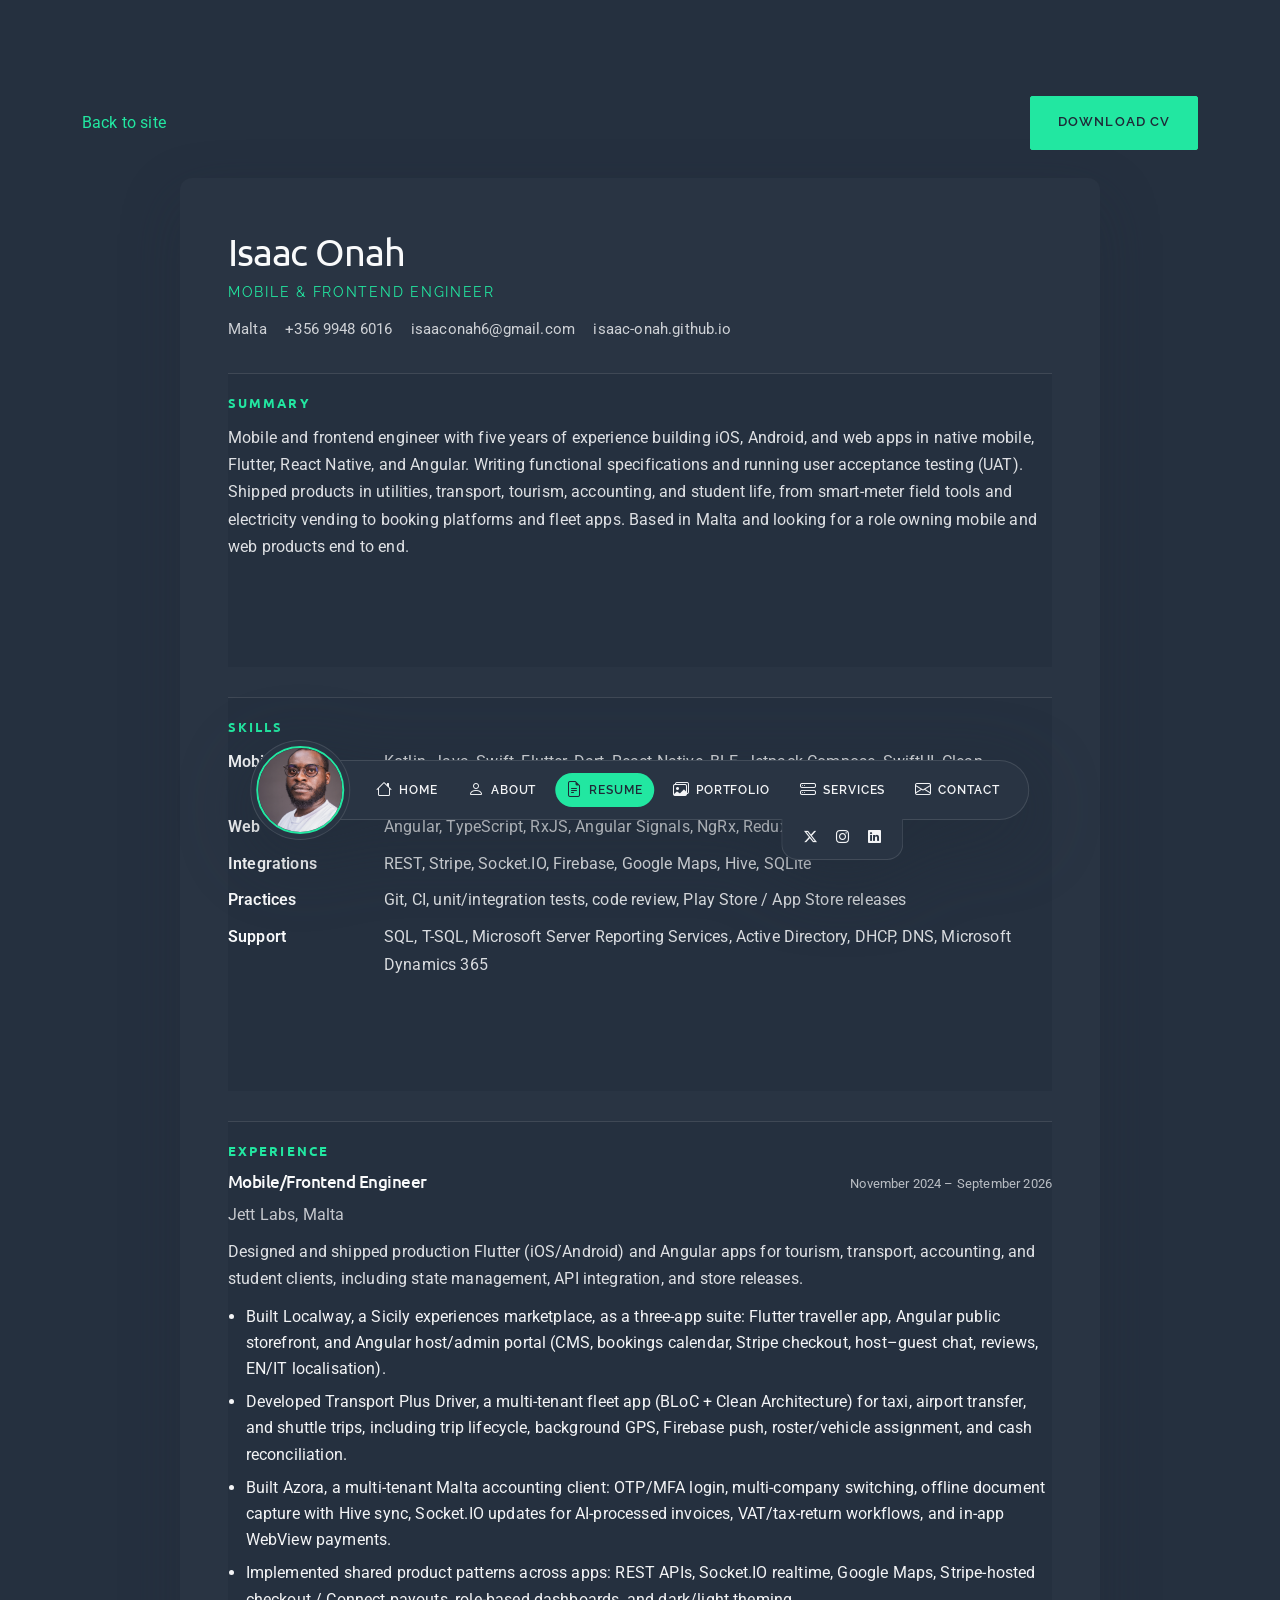
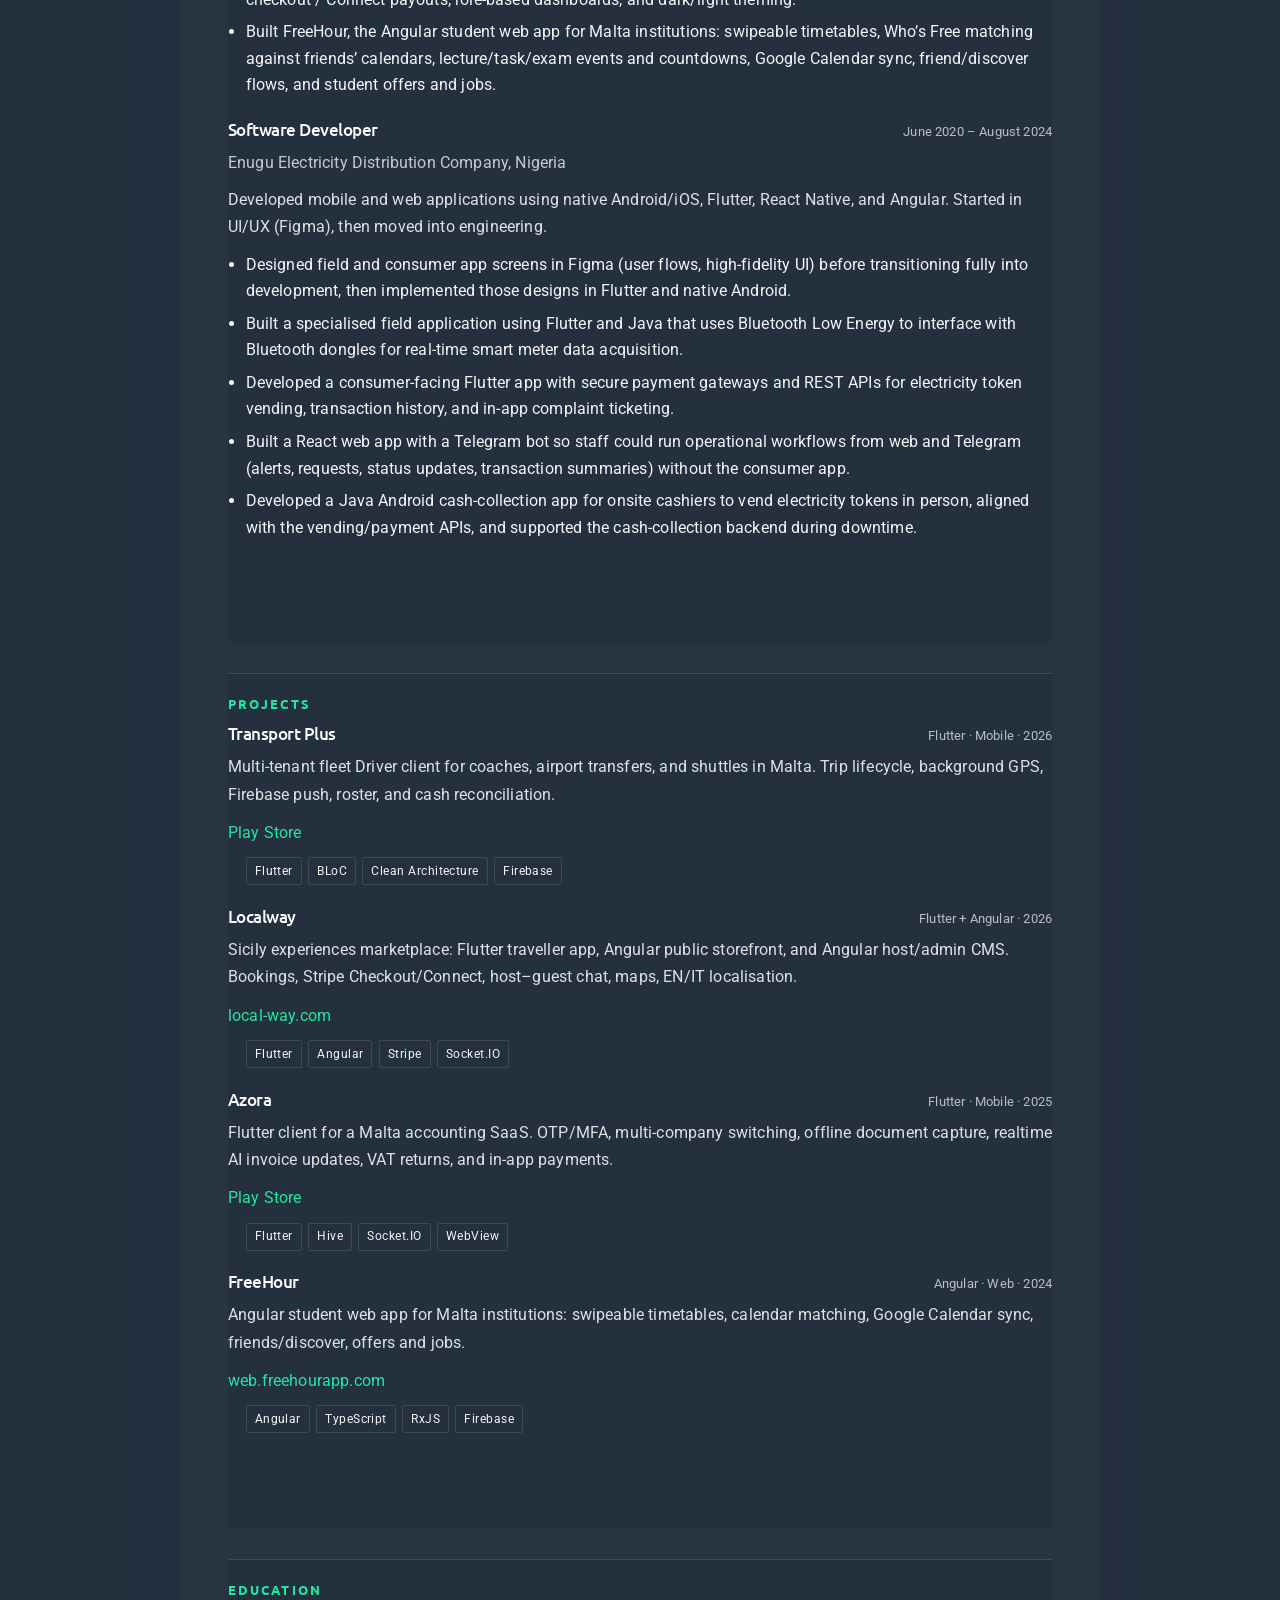
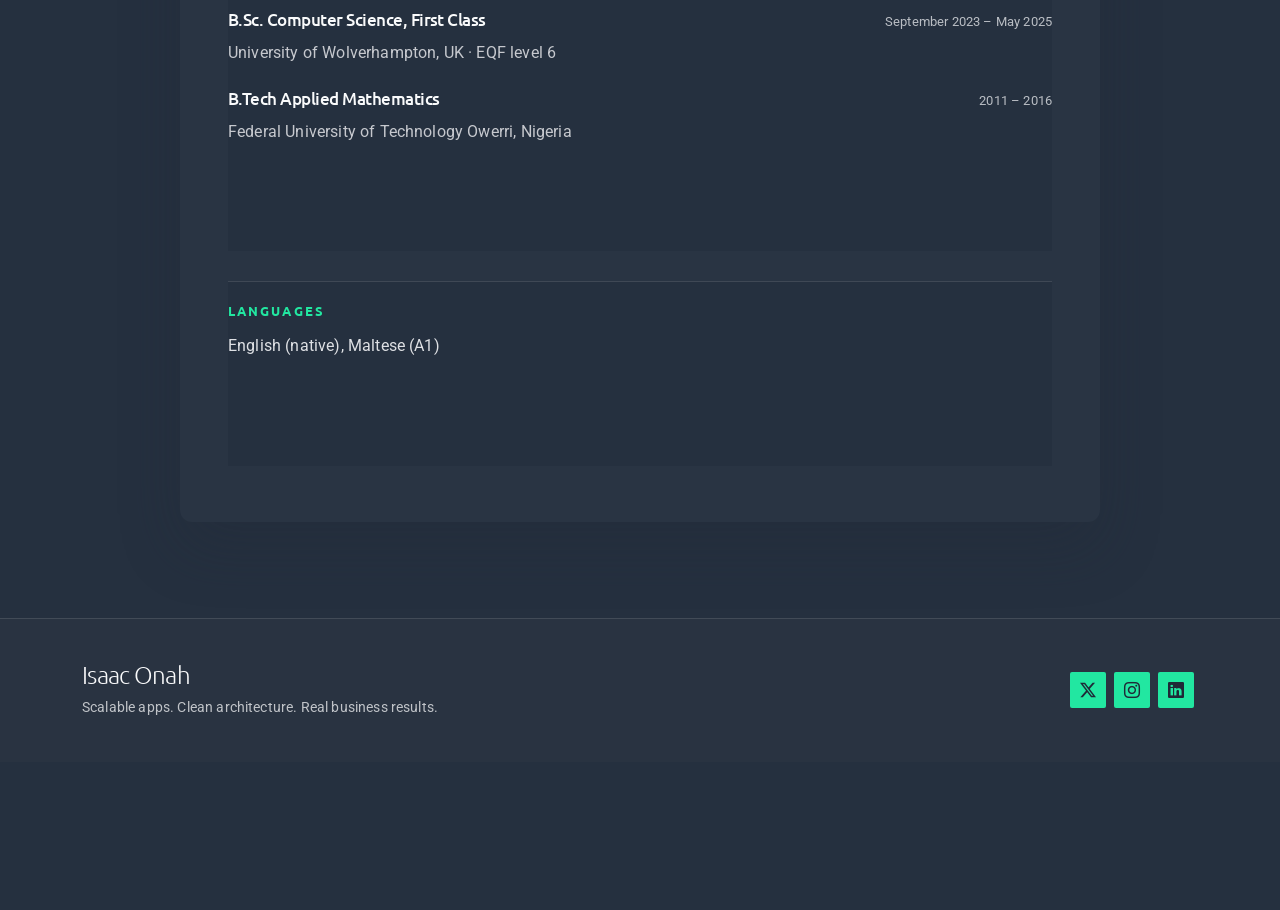
<file: cv.html>
<!DOCTYPE html>
<html lang="en">

<head>
  <meta charset="utf-8">
  <meta content="width=device-width, initial-scale=1.0" name="viewport">
  <title>CV | Isaac Onah</title>
  <meta name="description" content="Web CV for Isaac Onah, mobile and frontend engineer based in Malta.">
  <meta name="author" content="Isaac Onah">
  <link rel="canonical" href="https://isaac-onah.github.io/cv.html">

  <link href="assets/img/favicon.png" rel="icon">
  <link href="assets/img/apple-touch-icon.png" rel="apple-touch-icon">

  <link href="https://fonts.googleapis.com" rel="preconnect">
  <link href="https://fonts.gstatic.com" rel="preconnect" crossorigin>
  <link href="https://fonts.googleapis.com/css2?family=Roboto:ital,wght@0,100;0,300;0,400;0,500;0,700;0,900;1,100;1,300;1,400;1,500;1,700;1,900&family=Raleway:ital,wght@0,100;0,200;0,300;0,400;0,500;0,600;0,700;0,800;0,900;1,100;1,200;1,300;1,400;1,500;1,600;1,700;1,800;1,900&family=Ubuntu:ital,wght@0,300;0,400;0,500;0,700;1,300;1,400;1,500;1,700&display=swap" rel="stylesheet">

  <link href="assets/vendor/bootstrap/css/bootstrap.min.css" rel="stylesheet">
  <link href="assets/vendor/bootstrap-icons/bootstrap-icons.css" rel="stylesheet">
  <link href="assets/vendor/aos/aos.css" rel="stylesheet">
  <link href="assets/css/main.css" rel="stylesheet">

  <script data-goatcounter="https://isaaconah.goatcounter.com/count" async src="//gc.zgo.at/count.js"></script>
</head>

<body class="cv-page">

  <header id="header" class="header">
    <div class="nav-dock">
      <a href="index.html#hero" class="nav-emblem" aria-label="Isaac Onah, Home">
        <img src="assets/img/profile/profile-square-14.webp" alt="Isaac Onah">
      </a>

      <div class="nav-shell">
        <nav id="navmenu" class="navmenu">
          <ul>
            <li><a href="index.html#hero"><i class="bi bi-house navicon"></i><span class="nav-label">Home</span></a></li>
            <li><a href="index.html#about"><i class="bi bi-person navicon"></i><span class="nav-label">About</span></a></li>
            <li><a href="index.html#resume" class="active"><i class="bi bi-file-earmark-text navicon"></i><span class="nav-label">Resume</span></a></li>
            <li><a href="index.html#portfolio"><i class="bi bi-images navicon"></i><span class="nav-label">Portfolio</span></a></li>
            <li class="nav-has-socials">
              <a href="index.html#services"><i class="bi bi-hdd-stack navicon"></i><span class="nav-label">Services</span></a>
              <div class="nav-socials">
                <a href="https://x.com/isaacoonah" class="twitter" aria-label="X"><i class="bi bi-twitter-x"></i></a>
                <a href="https://www.instagram.com/aiyzihk" class="instagram" aria-label="Instagram"><i class="bi bi-instagram"></i></a>
                <a href="https://www.linkedin.com/in/isaaconah" class="linkedin" aria-label="LinkedIn"><i class="bi bi-linkedin"></i></a>
              </div>
            </li>
            <li><a href="index.html#contact"><i class="bi bi-envelope navicon"></i><span class="nav-label">Contact</span></a></li>
          </ul>
        </nav>
      </div>
    </div>
  </header>

  <main class="main">
    <section class="section">
      <div class="container">
        <div class="cv-toolbar">
          <a href="index.html#resume">Back to site</a>
          <div class="cv-actions">
            <a href="assets/pdf/IsaacOnah_RESUME.pdf" class="btn-primary" download="IsaacOnah_RESUME.pdf">Download CV</a>
          </div>
        </div>

        <article class="cv-sheet">
          <header class="cv-identity">
            <h1>Isaac Onah</h1>
            <p class="cv-role">Mobile &amp; Frontend Engineer</p>
            <ul class="cv-meta">
              <li>Malta</li>
              <li><a href="tel:+35699486016">+356 9948 6016</a></li>
              <li><a href="mailto:isaaconah6@gmail.com">isaaconah6@gmail.com</a></li>
              <li><a href="https://isaac-onah.github.io/">isaac-onah.github.io</a></li>
            </ul>
          </header>

          <section class="cv-section">
            <h2>Summary</h2>
            <p>Mobile and frontend engineer with five years of experience building iOS, Android, and web apps in native mobile, Flutter, React Native, and Angular. Writing functional specifications and running user acceptance testing (UAT). Shipped products in utilities, transport, tourism, accounting, and student life, from smart-meter field tools and electricity vending to booking platforms and fleet apps. Based in Malta and looking for a role owning mobile and web products end to end.</p>
          </section>

          <section class="cv-section">
            <h2>Skills</h2>
            <dl class="cv-skill-grid">
              <dt>Mobile</dt>
              <dd>Kotlin, Java, Swift, Flutter, Dart, React Native, BLE, Jetpack Compose, SwiftUI, Clean Architecture, BLoC, GetX, Provider, RxDart</dd>
              <dt>Web</dt>
              <dd>Angular, TypeScript, RxJS, Angular Signals, NgRx, Redux, Tailwind</dd>
              <dt>Integrations</dt>
              <dd>REST, Stripe, Socket.IO, Firebase, Google Maps, Hive, SQLite</dd>
              <dt>Practices</dt>
              <dd>Git, CI, unit/integration tests, code review, Play Store / App Store releases</dd>
              <dt>Support</dt>
              <dd>SQL, T-SQL, Microsoft Server Reporting Services, Active Directory, DHCP, DNS, Microsoft Dynamics 365</dd>
            </dl>
          </section>

          <section class="cv-section">
            <h2>Experience</h2>

            <article class="cv-job">
              <div class="cv-job-head">
                <h3>Mobile/Frontend Engineer</h3>
                <span class="cv-when">November 2024 – September 2026</span>
              </div>
              <span class="cv-org">Jett Labs, Malta</span>
              <p>Designed and shipped production Flutter (iOS/Android) and Angular apps for tourism, transport, accounting, and student clients, including state management, API integration, and store releases.</p>
              <ul>
                <li>Built Localway, a Sicily experiences marketplace, as a three-app suite: Flutter traveller app, Angular public storefront, and Angular host/admin portal (CMS, bookings calendar, Stripe checkout, host–guest chat, reviews, EN/IT localisation).</li>
                <li>Developed Transport Plus Driver, a multi-tenant fleet app (BLoC + Clean Architecture) for taxi, airport transfer, and shuttle trips, including trip lifecycle, background GPS, Firebase push, roster/vehicle assignment, and cash reconciliation.</li>
                <li>Built Azora, a multi-tenant Malta accounting client: OTP/MFA login, multi-company switching, offline document capture with Hive sync, Socket.IO updates for AI-processed invoices, VAT/tax-return workflows, and in-app WebView payments.</li>
                <li>Implemented shared product patterns across apps: REST APIs, Socket.IO realtime, Google Maps, Stripe-hosted checkout / Connect payouts, role-based dashboards, and dark/light theming.</li>
                <li>Built FreeHour, the Angular student web app for Malta institutions: swipeable timetables, Who’s Free matching against friends’ calendars, lecture/task/exam events and countdowns, Google Calendar sync, friend/discover flows, and student offers and jobs.</li>
              </ul>
            </article>

            <article class="cv-job">
              <div class="cv-job-head">
                <h3>Software Developer</h3>
                <span class="cv-when">June 2020 – August 2024</span>
              </div>
              <span class="cv-org">Enugu Electricity Distribution Company, Nigeria</span>
              <p>Developed mobile and web applications using native Android/iOS, Flutter, React Native, and Angular. Started in UI/UX (Figma), then moved into engineering.</p>
              <ul>
                <li>Designed field and consumer app screens in Figma (user flows, high-fidelity UI) before transitioning fully into development, then implemented those designs in Flutter and native Android.</li>
                <li>Built a specialised field application using Flutter and Java that uses Bluetooth Low Energy to interface with Bluetooth dongles for real-time smart meter data acquisition.</li>
                <li>Developed a consumer-facing Flutter app with secure payment gateways and REST APIs for electricity token vending, transaction history, and in-app complaint ticketing.</li>
                <li>Built a React web app with a Telegram bot so staff could run operational workflows from web and Telegram (alerts, requests, status updates, transaction summaries) without the consumer app.</li>
                <li>Developed a Java Android cash-collection app for onsite cashiers to vend electricity tokens in person, aligned with the vending/payment APIs, and supported the cash-collection backend during downtime.</li>
              </ul>
            </article>
          </section>

          <section class="cv-section">
            <h2>Projects</h2>

            <article class="cv-project">
              <div class="cv-project-head">
                <h3>Transport Plus</h3>
                <span class="cv-when">Flutter · Mobile · 2026</span>
              </div>
              <p>Multi-tenant fleet Driver client for coaches, airport transfers, and shuttles in Malta. Trip lifecycle, background GPS, Firebase push, roster, and cash reconciliation.</p>
              <p><a href="https://play.google.com/store/apps/details?id=io.transportplus.driver">Play Store</a></p>
              <ul class="cv-tags">
                <li>Flutter</li>
                <li>BLoC</li>
                <li>Clean Architecture</li>
                <li>Firebase</li>
              </ul>
            </article>

            <article class="cv-project">
              <div class="cv-project-head">
                <h3>Localway</h3>
                <span class="cv-when">Flutter + Angular · 2026</span>
              </div>
              <p>Sicily experiences marketplace: Flutter traveller app, Angular public storefront, and Angular host/admin CMS. Bookings, Stripe Checkout/Connect, host–guest chat, maps, EN/IT localisation.</p>
              <p><a href="https://local-way.com/">local-way.com</a></p>
              <ul class="cv-tags">
                <li>Flutter</li>
                <li>Angular</li>
                <li>Stripe</li>
                <li>Socket.IO</li>
              </ul>
            </article>

            <article class="cv-project">
              <div class="cv-project-head">
                <h3>Azora</h3>
                <span class="cv-when">Flutter · Mobile · 2025</span>
              </div>
              <p>Flutter client for a Malta accounting SaaS. OTP/MFA, multi-company switching, offline document capture, realtime AI invoice updates, VAT returns, and in-app payments.</p>
              <p><a href="https://play.google.com/store/apps/details?id=mt.azora.app">Play Store</a></p>
              <ul class="cv-tags">
                <li>Flutter</li>
                <li>Hive</li>
                <li>Socket.IO</li>
                <li>WebView</li>
              </ul>
            </article>

            <article class="cv-project">
              <div class="cv-project-head">
                <h3>FreeHour</h3>
                <span class="cv-when">Angular · Web · 2024</span>
              </div>
              <p>Angular student web app for Malta institutions: swipeable timetables, calendar matching, Google Calendar sync, friends/discover, offers and jobs.</p>
              <p><a href="https://web.freehourapp.com">web.freehourapp.com</a></p>
              <ul class="cv-tags">
                <li>Angular</li>
                <li>TypeScript</li>
                <li>RxJS</li>
                <li>Firebase</li>
              </ul>
            </article>
          </section>

          <section class="cv-section">
            <h2>Education</h2>
            <article class="cv-edu">
              <div class="cv-edu-head">
                <h3>B.Sc. Computer Science, First Class</h3>
                <span class="cv-when">September 2023 – May 2025</span>
              </div>
              <span class="cv-org">University of Wolverhampton, UK · EQF level 6</span>
            </article>
            <article class="cv-edu">
              <div class="cv-edu-head">
                <h3>B.Tech Applied Mathematics</h3>
                <span class="cv-when">2011 – 2016</span>
              </div>
              <span class="cv-org">Federal University of Technology Owerri, Nigeria</span>
            </article>
          </section>

          <section class="cv-section">
            <h2>Languages</h2>
            <p>English (native), Maltese (A1)</p>
          </section>
        </article>
      </div>
    </section>
  </main>

  <footer id="footer" class="footer light-background">
    <div class="container">
      <div class="row align-items-center gy-3 footer-inner">
        <div class="col-lg-6 text-lg-start text-center">
          <h3 class="sitename">Isaac Onah</h3>
          <p>Scalable apps. Clean architecture. Real business results.</p>
        </div>
        <div class="col-lg-6">
          <div class="social-links d-flex justify-content-center justify-content-lg-end">
            <a href="https://x.com/isaacoonah" aria-label="X"><i class="bi bi-twitter-x"></i></a>
            <a href="https://www.instagram.com/aiyzihk" aria-label="Instagram"><i class="bi bi-instagram"></i></a>
            <a href="https://www.linkedin.com/in/isaaconah" aria-label="LinkedIn"><i class="bi bi-linkedin"></i></a>
          </div>
        </div>
      </div>
    </div>
  </footer>

  <a href="#" id="scroll-top" class="scroll-top d-flex align-items-center justify-content-center"><i class="bi bi-arrow-up-short"></i></a>
  <div id="preloader"></div>

  <script src="assets/vendor/bootstrap/js/bootstrap.bundle.min.js"></script>
  <script src="assets/vendor/aos/aos.js"></script>
  <script src="assets/js/main.js"></script>
</body>

</html>
</file>
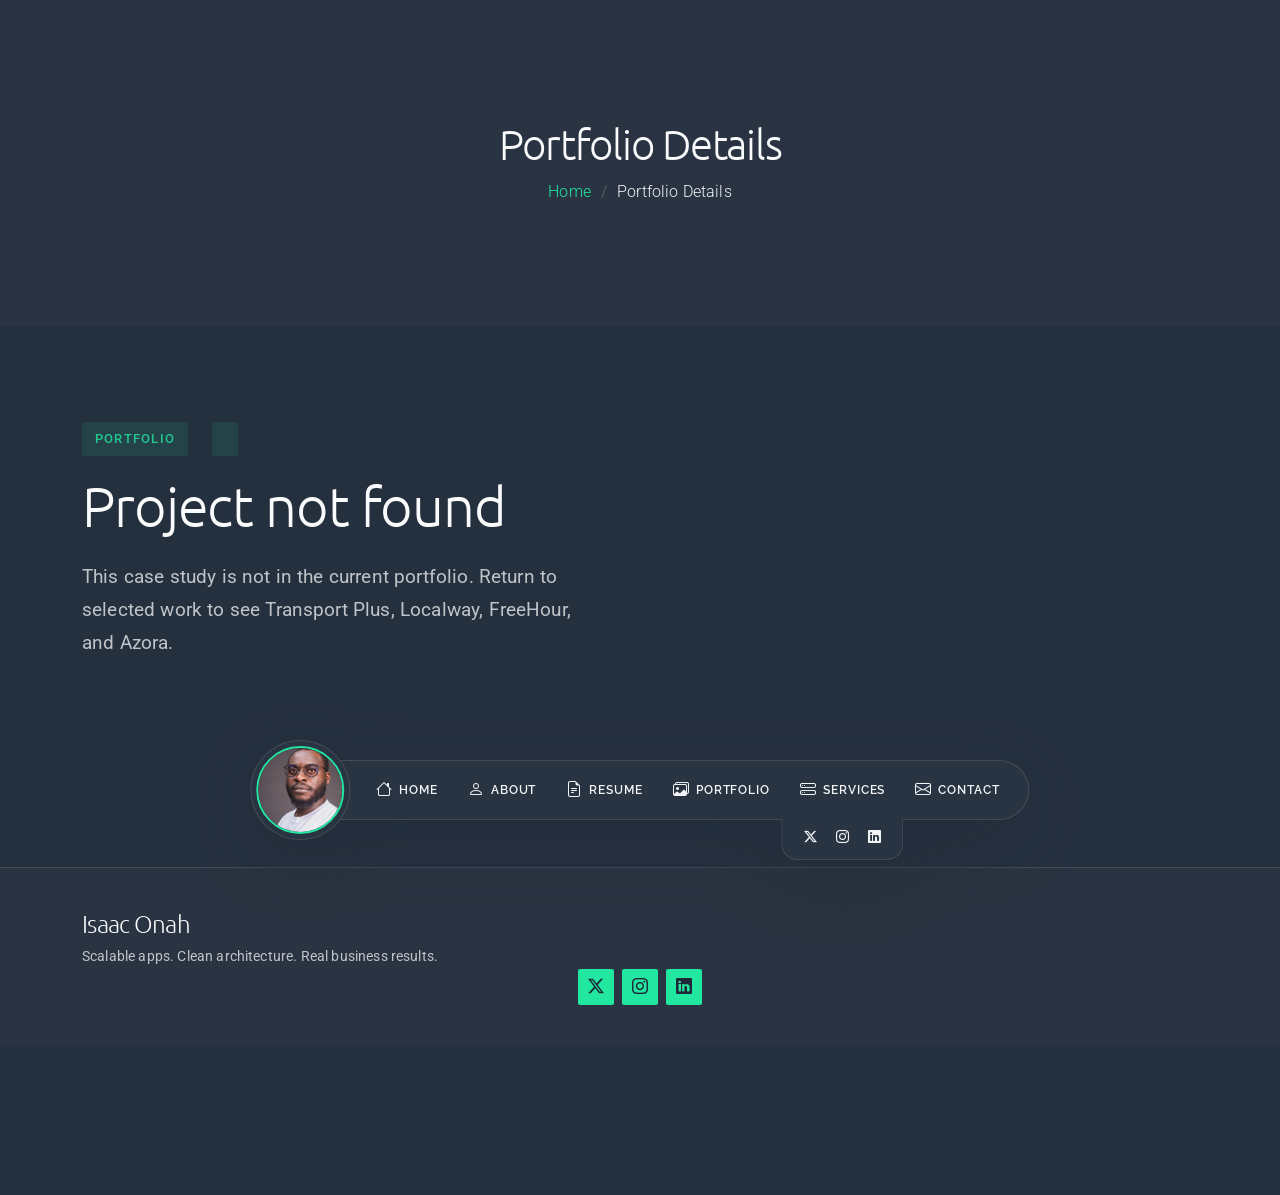
<file: portfolio-details.html>
<!doctype html>
<html lang="en">
  <head>
    <meta charset="utf-8" />
    <meta content="width=device-width, initial-scale=1.0" name="viewport" />
    <title>Portfolio Details | Isaac Onah</title>
    <meta name="description" content="" />
    <meta name="keywords" content="" />

    <!-- Favicons -->
    <link href="assets/img/favicon.png" rel="icon" />
    <link href="assets/img/apple-touch-icon.png" rel="apple-touch-icon" />

    <!-- Fonts -->
    <link href="https://fonts.googleapis.com" rel="preconnect" />
    <link href="https://fonts.gstatic.com" rel="preconnect" crossorigin />
    <link
      href="https://fonts.googleapis.com/css2?family=Roboto:ital,wght@0,100;0,300;0,400;0,500;0,700;0,900;1,100;1,300;1,400;1,500;1,700;1,900&family=Raleway:ital,wght@0,100;0,200;0,300;0,400;0,500;0,600;0,700;0,800;0,900;1,100;1,200;1,300;1,400;1,500;1,600;1,700;1,800;1,900&family=Ubuntu:ital,wght@0,300;0,400;0,500;0,700;1,300;1,400;1,500;1,700&display=swap"
      rel="stylesheet"
    />

    <!-- Vendor CSS Files -->
    <link
      href="assets/vendor/bootstrap/css/bootstrap.min.css"
      rel="stylesheet"
    />
    <link
      href="assets/vendor/bootstrap-icons/bootstrap-icons.css"
      rel="stylesheet"
    />
    <link href="assets/vendor/aos/aos.css" rel="stylesheet" />
    <link
      href="assets/vendor/glightbox/css/glightbox.min.css"
      rel="stylesheet"
    />
    <link href="assets/vendor/swiper/swiper-bundle.min.css" rel="stylesheet" />

    <!-- Main CSS File -->
    <link href="assets/css/main.css" rel="stylesheet" />

    <script data-goatcounter="https://isaaconah.goatcounter.com/count" async src="//gc.zgo.at/count.js"></script>
  </head>

  <body class="portfolio-details-page">
    <header id="header" class="header">
      <div class="nav-dock">
        <a href="index.html#hero" class="nav-emblem" aria-label="Isaac Onah, Home">
          <img src="assets/img/profile/profile-square-14.webp" alt="Isaac Onah">
        </a>

        <div class="nav-shell">
          <nav id="navmenu" class="navmenu">
            <ul>
              <li><a href="index.html#hero"><i class="bi bi-house navicon"></i><span class="nav-label">Home</span></a></li>
              <li><a href="index.html#about"><i class="bi bi-person navicon"></i><span class="nav-label">About</span></a></li>
              <li><a href="index.html#resume"><i class="bi bi-file-earmark-text navicon"></i><span class="nav-label">Resume</span></a></li>
              <li><a href="index.html#portfolio"><i class="bi bi-images navicon"></i><span class="nav-label">Portfolio</span></a></li>
              <li class="nav-has-socials">
                <a href="index.html#services"><i class="bi bi-hdd-stack navicon"></i><span class="nav-label">Services</span></a>
                <div class="nav-socials">
                  <a href="https://x.com/isaacoonah" class="twitter" aria-label="X"><i class="bi bi-twitter-x"></i></a>
                  <a href="https://www.instagram.com/aiyzihk" class="instagram" aria-label="Instagram"><i class="bi bi-instagram"></i></a>
                  <a href="https://www.linkedin.com/in/isaaconah" class="linkedin" aria-label="LinkedIn"><i class="bi bi-linkedin"></i></a>
                </div>
              </li>
              <li><a href="index.html#contact"><i class="bi bi-envelope navicon"></i><span class="nav-label">Contact</span></a></li>
            </ul>
          </nav>
        </div>
      </div>
    </header>

    <main class="main">
      <!-- Page Title -->
      <div class="page-title light-background">
        <div class="container">
          <h1>Portfolio Details</h1>
          <nav class="breadcrumbs">
            <ol>
              <li><a href="index.html">Home</a></li>
              <li class="current">Portfolio Details</li>
            </ol>
          </nav>
        </div>
      </div>
      <!-- End Page Title -->

      <!-- Portfolio Details Section -->
      <section id="portfolio-details" class="portfolio-details section">
        <div class="container" data-aos="fade-up" data-aos-delay="100">
          <div class="hero-section">
            <div class="row align-items-center">
              <div class="col-lg-6" data-aos="fade-right">
                <div class="project-header">
                  <div class="project-meta">
                    <span class="category">Case study</span>
                    <span class="year"></span>
                  </div>
                  <h1 class="project-title">Loading project…</h1>
                  <p class="project-summary"></p>
                  <div class="project-tags"></div>
                </div>
              </div>
              <div class="col-lg-6" data-aos="fade-left" data-aos-delay="200">
                <div class="hero-image">
                  <img
                    src="assets/img/portfolio/portfolio-3.webp"
                    alt="Project showcase"
                    class="img-fluid"
                    loading="lazy"
                  />
                </div>
              </div>
            </div>
          </div>

          <div class="visual-showcase" data-aos="fade-up" data-aos-delay="100">
            <div class="showcase-gallery"></div>
          </div>

          <div class="content-section">
            <div class="row">
              <div class="col-lg-7" data-aos="fade-up" data-aos-delay="100">
                <div class="main-content">
                  <h2></h2>
                  <p></p>
                </div>
              </div>
              <div
                class="col-lg-4 offset-lg-1"
                data-aos="fade-up"
                data-aos-delay="200"
              >
                <div class="project-specs"></div>
              </div>
            </div>
          </div>

          <div class="process-timeline" data-aos="fade-up" data-aos-delay="100">
            <div class="timeline-header">
              <h2>How it was built</h2>
            </div>
            <div class="timeline-steps"></div>
          </div>

          <div class="tools-section" data-aos="fade-up" data-aos-delay="100">
            <div class="row align-items-center">
              <div class="col-lg-5">
                <h2>Tools &amp; Technologies</h2>
                <p></p>
              </div>
              <div class="col-lg-6 offset-lg-1">
                <div class="tools-grid">
                  <div
                    class="tool-category"
                    data-aos="fade-up"
                    data-aos-delay="150"
                  >
                    <h5>Design</h5>
                    <div class="tool-list">
                      <span class="tool-item">Figma</span>
                      <span class="tool-item">Sketch</span>
                      <span class="tool-item">Adobe XD</span>
                      <span class="tool-item">Principle</span>
                    </div>
                  </div>
                  <div
                    class="tool-category"
                    data-aos="fade-up"
                    data-aos-delay="200"
                  >
                    <h5>Development</h5>
                    <div class="tool-list">
                      <span class="tool-item">Native Mobile</span>
                      <span class="tool-item">Flutter</span>
                      <span class="tool-item">React Native</span>
                      <span class="tool-item">Angular</span>
                    </div>
                  </div>
                  <div
                    class="tool-category"
                    data-aos="fade-up"
                    data-aos-delay="250"
                  >
                    <h5>Analytics</h5>
                    <div class="tool-list">
                      <span class="tool-item">Hotjar</span>
                      <span class="tool-item">Mixpanel</span>
                      <span class="tool-item">Google Analytics</span>
                    </div>
                  </div>
                </div>
              </div>
            </div>
          </div>

          <div class="impact-metrics" data-aos="fade-up" data-aos-delay="100">
            <div class="metrics-container">
              <div class="metrics-header">
                <h2>Project facts</h2>
                <p></p>
              </div>
              <div class="metrics-grid">
                <div
                  class="metric-card"
                  data-aos="fade-up"
                  data-aos-delay="150"
                >
                  <div class="metric-value">92%</div>
                  <div class="metric-label">User Satisfaction</div>
                </div>
                <div
                  class="metric-card"
                  data-aos="fade-up"
                  data-aos-delay="200"
                >
                  <div class="metric-value">18k+</div>
                  <div class="metric-label">Monthly Users</div>
                </div>
                <div
                  class="metric-card"
                  data-aos="fade-up"
                  data-aos-delay="250"
                >
                  <div class="metric-value">4.9</div>
                  <div class="metric-label">App Store Rating</div>
                </div>
                <div
                  class="metric-card"
                  data-aos="fade-up"
                  data-aos-delay="300"
                >
                  <div class="metric-value">65%</div>
                  <div class="metric-label">Conversion Increase</div>
                </div>
              </div>
            </div>
          </div>

          <div class="additional-gallery" data-aos="fade-up" data-aos-delay="100">
            <div class="gallery-slider swiper init-swiper">
          
              <script type="application/json" class="swiper-config">
              {
                "loop": true,
                "speed": 600,
                "autoplay": { "delay": 4000 },
                "slidesPerView": 1,
                "spaceBetween": 30,
                "breakpoints": {
                  "768": { "slidesPerView": 2 },
                  "1200": { "slidesPerView": 3 }
                },
                "pagination": {
                  "el": ".swiper-pagination",
                  "type": "bullets",
                  "clickable": true
                }
              }
              </script>
          
              <div class="swiper-wrapper"></div>
          
              <div class="swiper-pagination"></div>
            </div>
          </div>

          <div class="project-nav" data-aos="fade-up" data-aos-delay="100">
            <div class="nav-wrapper">
              <a href="#" class="nav-link prev-project">
                <div class="nav-content">
                  <span class="nav-direction">← Previous</span>
                  <span class="nav-title">Previous project</span>
                </div>
              </a>
              <a href="index.html#portfolio" class="nav-link all-projects">
                <i class="bi bi-grid-3x3-gap"></i>
                <span>All Projects</span>
              </a>
              <a href="#" class="nav-link next-project">
                <div class="nav-content">
                  <span class="nav-direction">Next →</span>
                  <span class="nav-title">Next project</span>
                </div>
              </a>
            </div>
          </div>
        </div>
      </section>
      <!-- /Portfolio Details Section -->
    </main>

    <footer id="footer" class="footer light-background">
      <div class="container">
        <h3 class="sitename">Isaac Onah</h3>
        <p>Scalable apps. Clean architecture. Real business results.</p>
        <div class="social-links d-flex justify-content-center">
          <a href="https://x.com/isaacoonah"><i class="bi bi-twitter-x"></i></a>
          <a href="https://www.instagram.com/aiyzihk"
            ><i class="bi bi-instagram"></i
          ></a>
          <a href="https://www.linkedin.com/in/isaaconah"
            ><i class="bi bi-linkedin"></i
          ></a>
        </div>
      </div>
    </footer>

    <!-- Scroll Top -->
    <a
      href="#"
      id="scroll-top"
      class="scroll-top d-flex align-items-center justify-content-center"
      ><i class="bi bi-arrow-up-short"></i
    ></a>

    <!-- Preloader -->
    <div id="preloader"></div>

    <!-- Vendor JS Files -->
    <script src="assets/vendor/bootstrap/js/bootstrap.bundle.min.js"></script>
    <script src="assets/vendor/php-email-form/validate.js"></script>
    <script src="assets/vendor/aos/aos.js"></script>
    <script src="assets/vendor/purecounter/purecounter_vanilla.js"></script>
    <script src="assets/vendor/typed.js/typed.umd.js"></script>
    <script src="assets/vendor/waypoints/noframework.waypoints.js"></script>
    <script src="assets/vendor/imagesloaded/imagesloaded.pkgd.min.js"></script>
    <script src="assets/vendor/isotope-layout/isotope.pkgd.min.js"></script>
    <script src="assets/vendor/glightbox/js/glightbox.min.js"></script>
    <script src="assets/vendor/swiper/swiper-bundle.min.js"></script>

    <!-- Main JS File -->
    <script src="assets/js/main.js"></script>

    <script>
      fetch("assets/data/products.json")
        .then((res) => res.json())
        .then((products) => {
          const params = new URLSearchParams(window.location.search);
          const productId = params.get("id");
          const productIndex = products.findIndex((p) => p.id === productId);
          const product = products[productIndex];

          if (!product) {
            document.querySelector(".project-title").textContent = "Project not found";
            document.querySelector(".project-summary").textContent =
              "This case study is not in the current portfolio. Return to selected work to see Transport Plus, Localway, FreeHour, and Azora.";
            document.querySelector(".category").textContent = "Portfolio";
            const hideSelectors = [
              ".hero-image",
              ".visual-showcase",
              ".content-section",
              ".process-timeline",
              ".tools-section",
              ".impact-metrics",
              ".additional-gallery",
              ".project-nav"
            ];
            hideSelectors.forEach((sel) => {
              const el = document.querySelector(sel);
              if (el) el.style.display = "none";
            });
            return;
          }

          document.title = product.title + " | Isaac Onah";
          document.querySelector(".project-title").textContent = product.title;
          document.querySelector(".project-summary").textContent = product.summary;
          document.querySelector(".category").textContent = product.category;
          document.querySelector(".year").textContent = product.year;

          const heroImg = document.querySelector(".hero-image img");
          if (product.heroImage) {
            heroImg.src = product.heroImage;
            heroImg.alt = product.title;
          } else {
            document.querySelector(".hero-image").style.display = "none";
          }

          const tagsContainer = document.querySelector(".project-tags");
          tagsContainer.innerHTML = "";
          product.tags.forEach((tag) => {
            const span = document.createElement("span");
            span.className = "tag";
            span.textContent = tag;
            tagsContainer.appendChild(span);
          });

          const mainContent = document.querySelector(".main-content");
          mainContent.innerHTML = "";
          product.content.forEach((section) => {
            const h2 = document.createElement("h2");
            h2.textContent = section.heading;
            mainContent.appendChild(h2);
            section.paragraphs.forEach((pText) => {
              const p = document.createElement("p");
              p.textContent = pText;
              mainContent.appendChild(p);
            });
          });

          const specsContainer = document.querySelector(".project-specs");
          specsContainer.innerHTML = "";
          for (const key in product.specs) {
            const value = product.specs[key];
            const isUrl = /^https?:\/\//.test(value);
            const div = document.createElement("div");
            div.className = "spec-item";
            if (isUrl) {
              const label = document.createElement("h5");
              label.textContent = key;
              const p = document.createElement("p");
              const a = document.createElement("a");
              a.href = value;
              a.target = "_blank";
              a.rel = "noopener noreferrer";
              a.textContent = value.replace(/^https?:\/\//, "");
              p.appendChild(a);
              div.appendChild(label);
              div.appendChild(p);
            } else {
              const label = document.createElement("h5");
              label.textContent = key;
              const p = document.createElement("p");
              p.textContent = value;
              div.appendChild(label);
              div.appendChild(p);
            }
            specsContainer.appendChild(div);
          }

          const galleryContainer = document.querySelector(".showcase-gallery");
          const visualShowcase = document.querySelector(".visual-showcase");
          galleryContainer.innerHTML = "";
          if (product.gallery && product.gallery.length) {
            product.gallery.forEach((imgSrc, index) => {
              const div = document.createElement("div");
              div.className = index === 0 ? "gallery-item large" : "gallery-item";
              div.setAttribute("data-aos", "fade-up");
              div.setAttribute("data-aos-delay", 150 + index * 50);
              const img = document.createElement("img");
              img.src = imgSrc;
              img.alt = product.title;
              img.className = "img-fluid glightbox";
              div.appendChild(img);
              galleryContainer.appendChild(div);
            });
          } else if (visualShowcase) {
            visualShowcase.style.display = "none";
          }

          const timelineContainer = document.querySelector(".timeline-steps");
          timelineContainer.innerHTML = "";
          product.process.forEach((step, index) => {
            const div = document.createElement("div");
            div.className = "timeline-item";
            div.setAttribute("data-aos", "fade-up");
            div.setAttribute("data-aos-delay", 150 + index * 50);
            div.innerHTML = `
              <div class="step-marker">
                <span class="step-number">${step.step}</span>
              </div>
              <div class="step-content">
                <h4>${step.title}</h4>
                <p>${step.description}</p>
              </div>
            `;
            timelineContainer.appendChild(div);
          });

          const toolsSection = document.querySelector(".tools-section");
          if (toolsSection) {
            toolsSection.querySelector("h2").textContent = "Tools & Technologies";
            toolsSection.querySelector("p").textContent =
              product.toolsDescription ||
              "The stack used to ship this product.";
          }
          const toolsGrid = document.querySelector(".tools-grid");
          toolsGrid.innerHTML = "";
          for (const category in product.tools) {
            const div = document.createElement("div");
            div.className = "tool-category";
            const tools = product.tools[category]
              .map((tool) => `<span class="tool-item">${tool}</span>`)
              .join("");
            div.innerHTML = `
              <h5>${category}</h5>
              <div class="tool-list">
                ${tools}
              </div>
            `;
            toolsGrid.appendChild(div);
          }

          const metricsGrid = document.querySelector(".metrics-grid");
          metricsGrid.innerHTML = "";
          (product.metrics || []).forEach((metric, index) => {
            const div = document.createElement("div");
            div.className = "metric-card";
            div.setAttribute("data-aos", "fade-up");
            div.setAttribute("data-aos-delay", 150 + index * 50);
            div.innerHTML = `
              <div class="metric-value">${metric.value}</div>
              <div class="metric-label">${metric.label}</div>
            `;
            metricsGrid.appendChild(div);
          });

          const additionalGallery = document.querySelector(".additional-gallery");
          const sliderWrapper = document.querySelector(".additional-gallery .swiper-wrapper");
          if (product.sliderimages && product.sliderimages.length && sliderWrapper) {
            sliderWrapper.innerHTML = "";
            product.sliderimages.forEach((img) => {
              const slide = document.createElement("div");
              slide.className = "swiper-slide";
              slide.innerHTML = `
                <img
                  src="${img}"
                  alt="${product.title}"
                  class="img-fluid glightbox"
                  loading="lazy"
                />
              `;
              sliderWrapper.appendChild(slide);
            });
            const swiperContainer = document.querySelector(".gallery-slider");
            const configElement = swiperContainer.querySelector(".swiper-config");
            const config = JSON.parse(configElement.textContent);
            const swiper = new Swiper(swiperContainer, config);
            swiper.update();
            if (typeof GLightbox !== "undefined") {
              GLightbox({ selector: ".glightbox" });
            }
          } else if (additionalGallery) {
            additionalGallery.style.display = "none";
          }

          const prev = products[(productIndex - 1 + products.length) % products.length];
          const next = products[(productIndex + 1) % products.length];
          const prevLink = document.querySelector(".prev-project");
          const nextLink = document.querySelector(".next-project");
          prevLink.href = "portfolio-details.html?id=" + prev.id;
          prevLink.querySelector(".nav-title").textContent = prev.title;
          nextLink.href = "portfolio-details.html?id=" + next.id;
          nextLink.querySelector(".nav-title").textContent = next.title;
        });
    </script>
  </body>
</html>
</file>
<file: assets/css/main.css>
/*--------------------------------------------------------------
# Font & Color Variables
--------------------------------------------------------------*/
/* Fonts */
:root {
  --default-font: "Roboto",  system-ui, -apple-system, "Segoe UI", Roboto, "Helvetica Neue", Arial, "Noto Sans", "Liberation Sans", sans-serif, "Apple Color Emoji", "Segoe UI Emoji", "Segoe UI Symbol", "Noto Color Emoji";
  --heading-font: "Ubuntu",  sans-serif;
  --nav-font: "Raleway",  sans-serif;
}

/* Global Colors - The following color variables are used throughout the website. Updating them here will change the color scheme of the entire website */
:root { 
  --background-color: #25303f; /* Background color for the entire website, including individual sections */
  --default-color: #f3f4f6; /* Default color used for the majority of the text content across the entire website */
  --heading-color: #f9fafb; /* Color for headings, subheadings and title throughout the website */
  --accent-color: #22e7a1; /* Accent color that represents your brand on the website. It's used for buttons, links, and other elements that need to stand out */
  --surface-color: #293443; /* The surface color is used as a background of boxed elements within sections, such as cards, icon boxes, or other elements that require a visual separation from the global background. */
  --contrast-color: #1f2937; /* Contrast color for text, ensuring readability against backgrounds of accent, heading, or default colors. */
}

/* Nav Menu Colors - The following color variables are used specifically for the navigation menu. They are separate from the global colors to allow for more customization options */
:root {
  --nav-color: #f3f4f6;  /* The default color of the main navmenu links */
  --nav-hover-color: #22e7a1; /* Applied to main navmenu links when they are hovered over or active */
  --nav-mobile-background-color: #38485f; /* Used as the background color for mobile navigation menu */
  --nav-dropdown-background-color: #38485f; /* Used as the background color for dropdown items that appear when hovering over primary navigation items */
  --nav-dropdown-color: #f3f4f6; /* Used for navigation links of the dropdown items in the navigation menu. */
  --nav-dropdown-hover-color: #22e7a1; /* Similar to --nav-hover-color, this color is applied to dropdown navigation links when they are hovered over. */
}

/* Color Presets - These classes override global colors when applied to any section or element, providing reuse of the sam color scheme. */

.light-background {
  --background-color: #293341;
  --surface-color: #4b607f;
}

.dark-background {
  --background-color: #1c2737;
  --default-color: #ffffff;
  --heading-color: #ffffff;
  --surface-color: #151f2b;
  --contrast-color: #ffffff;
}

/* Smooth scroll */
:root {
  scroll-behavior: smooth;
}

/*--------------------------------------------------------------
# General Styling & Shared Classes
--------------------------------------------------------------*/
body {
  color: var(--default-color);
  background-color: var(--background-color);
  font-family: var(--default-font);
}

a {
  color: var(--accent-color);
  text-decoration: none;
  transition: 0.3s;
}

a:hover {
  color: color-mix(in srgb, var(--accent-color), transparent 25%);
  text-decoration: none;
}

h1,
h2,
h3,
h4,
h5,
h6 {
  color: var(--heading-color);
  font-family: var(--heading-font);
}

/* PHP Email Form Messages
------------------------------*/
.php-email-form .error-message {
  display: none;
  background: #df1529;
  color: #ffffff;
  text-align: left;
  padding: 15px;
  margin-bottom: 24px;
  font-weight: 600;
}

.php-email-form .sent-message {
  display: none;
  color: #ffffff;
  background: #059652;
  text-align: center;
  padding: 15px;
  margin-bottom: 24px;
  font-weight: 600;
}

.php-email-form .loading {
  display: none;
  background: var(--surface-color);
  text-align: center;
  padding: 15px;
  margin-bottom: 24px;
}

.php-email-form .loading:before {
  content: "";
  display: inline-block;
  border-radius: 50%;
  width: 24px;
  height: 24px;
  margin: 0 10px -6px 0;
  border: 3px solid var(--accent-color);
  border-top-color: var(--surface-color);
  animation: php-email-form-loading 1s linear infinite;
}

@keyframes php-email-form-loading {
  0% {
    transform: rotate(0deg);
  }

  100% {
    transform: rotate(360deg);
  }
}

/*--------------------------------------------------------------
# Global Header
--------------------------------------------------------------*/
/*--------------------------------------------------------------
# Global Header — fused bottom dock
--------------------------------------------------------------*/
:root {
  --dock-pill-h: 60px;
  --dock-emblem: 100px;
  --dock-overlap: 46px;
}

.header {
  --dock-fill: var(--surface-color);
  --dock-stroke: color-mix(in srgb, var(--default-color), transparent 88%);
  color: var(--default-color);
  background: transparent;
  position: fixed;
  left: 50%;
  bottom: 22px;
  top: auto;
  right: auto;
  width: max-content;
  max-width: calc(100vw - 20px);
  height: auto;
  padding: 0;
  margin: 0;
  transform: translateX(-50%);
  overflow: visible;
  z-index: 997;
}

.header .nav-dock {
  display: flex;
  align-items: center;
  position: relative;
  overflow: visible;
  padding-bottom: 38px;
  filter: drop-shadow(0 18px 36px color-mix(in srgb, var(--contrast-color), transparent 52%));
}

.header .nav-emblem {
  position: relative;
  z-index: 3;
  flex-shrink: 0;
  width: var(--dock-emblem);
  height: var(--dock-emblem);
  margin-right: calc(var(--dock-overlap) * -1);
  padding: 5px;
  border-radius: 50%;
  background: var(--dock-fill);
  border: 1px solid var(--dock-stroke);
  display: block;
}

.header .nav-emblem img {
  width: 100%;
  height: 100%;
  object-fit: cover;
  border-radius: 50%;
  display: block;
  border: 2px solid var(--accent-color);
  margin: 0;
  max-width: none;
}

.header .nav-shell {
  position: relative;
  z-index: 1;
}

.header .navmenu {
  height: var(--dock-pill-h);
  padding: 0 18px 0 calc(var(--dock-overlap) + 14px);
  background: var(--dock-fill);
  border: 1px solid var(--dock-stroke);
  border-radius: 999px;
  display: flex;
  align-items: center;
}

.navmenu li.nav-has-socials {
  position: relative;
}

.header .nav-socials {
  position: absolute;
  top: calc(50% + (var(--dock-pill-h) / 2) - 1px);
  left: 50%;
  right: auto;
  transform: translateX(-50%);
  display: flex;
  align-items: center;
  justify-content: center;
  gap: 4px;
  padding: 5px 14px 7px;
  background: var(--dock-fill);
  border: 1px solid var(--dock-stroke);
  border-top: 0;
  border-radius: 0 0 16px 16px;
  z-index: 2;
}

.header .nav-socials a {
  width: 28px;
  height: 28px;
  padding: 0;
  font-size: 13px;
  letter-spacing: 0;
  text-transform: none;
  display: inline-flex;
  align-items: center;
  justify-content: center;
  color: var(--default-color);
  border-radius: 50%;
  background: transparent;
  margin: 0;
  transition: color 0.25s var(--ease, ease), background 0.25s var(--ease, ease);
}

.header .nav-socials a:hover {
  color: var(--contrast-color);
  background: var(--accent-color);
}

.header~main,
.header~#footer {
  margin-left: 0;
}

body {
  padding-bottom: 148px;
}

/*--------------------------------------------------------------
# Navigation Menu
--------------------------------------------------------------*/
.mobile-nav-toggle,
.header .header-toggle {
  display: none;
}

.navmenu {
  padding: 0;
  z-index: 9997;
}

.navmenu ul {
  list-style: none;
  display: flex;
  align-items: center;
  gap: 8px;
  padding: 0;
  margin: 0;
  width: auto;
}

.navmenu a,
.navmenu a:focus {
  color: var(--nav-color);
  padding: 7px 11px;
  font-family: var(--nav-font);
  font-size: 0.72rem;
  font-weight: 600;
  letter-spacing: 0.08em;
  text-transform: uppercase;
  display: flex;
  align-items: center;
  white-space: nowrap;
  width: auto;
  border-radius: 999px;
  transition: color 0.25s ease, background 0.25s ease;
}

.navmenu a .navicon,
.navmenu a:focus .navicon {
  font-size: 1rem;
  margin-right: 6px;
  line-height: 1;
}

.navmenu a:hover,
.navmenu .active,
.navmenu .active:focus {
  color: var(--contrast-color);
  background: var(--accent-color);
}

.navmenu a:hover .navicon,
.navmenu .active .navicon,
.navmenu .active:focus .navicon {
  color: var(--contrast-color);
}

@media (max-width: 991.98px) {
  :root {
    --dock-pill-h: 52px;
    --dock-emblem: 78px;
    --dock-overlap: 36px;
  }

  .header {
    bottom: 16px;
  }

  .navmenu a .nav-label {
    position: absolute;
    width: 1px;
    height: 1px;
    padding: 0;
    margin: -1px;
    overflow: hidden;
    clip: rect(0, 0, 0, 0);
    white-space: nowrap;
    border: 0;
  }

  .navmenu a,
  .navmenu a:focus {
    padding: 8px 10px;
  }

  .navmenu ul {
    gap: 6px;
  }

  .navmenu a .navicon,
  .navmenu a:focus .navicon {
    margin-right: 0;
    font-size: 1.15rem;
  }
}

@media (max-width: 479.98px) {
  :root {
    --dock-emblem: 68px;
    --dock-overlap: 30px;
  }

  .navmenu a,
  .navmenu a:focus {
    padding: 8px 7px;
  }
}

/*--------------------------------------------------------------
# Global Footer
--------------------------------------------------------------*/
.footer {
  color: var(--default-color);
  background-color: var(--background-color);
  font-size: 14px;
  text-align: center;
  padding: 30px 0;
  position: relative;
}

.footer h3 {
  font-size: 36px;
  font-weight: 300;
  position: relative;
  padding: 0;
  margin: 0 0 15px 0;
}

.footer p {
  font-size: 15;
  font-style: italic;
  padding: 0;
  margin: 0 0 30px 0;
}

.footer .social-links {
  margin: 0 0 30px 0;
}

.footer .social-links a {
  font-size: 16px;
  display: flex;
  align-items: center;
  justify-content: center;
  background: var(--accent-color);
  color: var(--contrast-color);
  line-height: 1;
  margin: 0 4px;
  border-radius: 50%;
  text-align: center;
  width: 36px;
  height: 36px;
  transition: 0.3s;
}

.footer .social-links a:hover {
  background: color-mix(in srgb, var(--accent-color), transparent 20%);
  text-decoration: none;
}

.footer .copyright {
  padding-top: 25px;
  border-top: 1px solid color-mix(in srgb, var(--default-color), transparent 90%);
}

.footer .credits {
  font-size: 13px;
  padding-top: 5px;
}

/*--------------------------------------------------------------
# Preloader
--------------------------------------------------------------*/
#preloader {
  position: fixed;
  inset: 0;
  z-index: 999999;
  overflow: hidden;
  background: var(--background-color);
  transition: all 0.6s ease-out;
}

#preloader:before {
  content: "";
  position: fixed;
  top: calc(50% - 30px);
  left: calc(50% - 30px);
  border: 6px solid #ffffff;
  border-color: var(--accent-color) transparent var(--accent-color) transparent;
  border-radius: 50%;
  width: 60px;
  height: 60px;
  animation: animate-preloader 1.5s linear infinite;
}

@keyframes animate-preloader {
  0% {
    transform: rotate(0deg);
  }

  100% {
    transform: rotate(360deg);
  }
}

/*--------------------------------------------------------------
# Scroll Top Button
--------------------------------------------------------------*/
.scroll-top {
  position: fixed;
  visibility: hidden;
  opacity: 0;
  right: 15px;
  bottom: -15px;
  z-index: 99999;
  background-color: var(--accent-color);
  width: 44px;
  height: 44px;
  border-radius: 50px;
  transition: all 0.4s;
}

.scroll-top i {
  font-size: 24px;
  color: var(--contrast-color);
  line-height: 0;
}

.scroll-top:hover {
  background-color: color-mix(in srgb, var(--accent-color), transparent 20%);
  color: var(--contrast-color);
}

.scroll-top.active {
  visibility: visible;
  opacity: 1;
  bottom: 132px;
}

/*--------------------------------------------------------------
# Disable aos animation delay on mobile devices
--------------------------------------------------------------*/
@media screen and (max-width: 768px) {
  [data-aos-delay] {
    transition-delay: 0 !important;
  }
}

/*--------------------------------------------------------------
# Global Page Titles & Breadcrumbs
--------------------------------------------------------------*/
.page-title {
  color: var(--default-color);
  background-color: var(--background-color);
  padding: 120px 0;
  text-align: center;
  position: relative;
}

.page-title h1 {
  font-size: 42px;
  font-weight: 300;
  margin-bottom: 10px;
}

.page-title .breadcrumbs ol {
  display: flex;
  flex-wrap: wrap;
  list-style: none;
  justify-content: center;
  padding: 0;
  margin: 0;
  font-size: 16px;
  font-weight: 300;
}

.page-title .breadcrumbs ol li+li {
  padding-left: 10px;
}

.page-title .breadcrumbs ol li+li::before {
  content: "/";
  display: inline-block;
  padding-right: 10px;
  color: color-mix(in srgb, var(--default-color), transparent 70%);
}

/*--------------------------------------------------------------
# Global Sections
--------------------------------------------------------------*/
section,
.section {
  color: var(--default-color);
  background-color: var(--background-color);
  padding: 60px 0;
  overflow: clip;
}

/*--------------------------------------------------------------
# Global Section Titles
--------------------------------------------------------------*/
.section-title {
  text-align: center;
  padding-bottom: 60px;
  position: relative;
}

.section-title h2 {
  font-size: 32px;
  font-weight: 300;
  margin-bottom: 20px;
  padding-bottom: 20px;
  position: relative;
}

.section-title h2:before {
  content: "";
  position: absolute;
  display: block;
  width: 160px;
  height: 1px;
  background: color-mix(in srgb, var(--default-color), transparent 60%);
  left: 0;
  right: 0;
  bottom: 1px;
  margin: auto;
}

.section-title h2::after {
  content: "";
  position: absolute;
  display: block;
  width: 60px;
  height: 3px;
  background: var(--accent-color);
  left: 0;
  right: 0;
  bottom: 0;
  margin: auto;
}

.section-title p {
  margin-bottom: 0;
}

/*--------------------------------------------------------------
# Hero Section
--------------------------------------------------------------*/
.hero {
  padding: 120px 0;
  min-height: 100vh;
  display: flex;
  align-items: center;
  position: relative;
  overflow: hidden;
}

.hero .container {
  position: relative;
  z-index: 2;
  padding: 80px 15px;
}

.hero .hero-content h1 {
  font-size: 3.5rem;
  font-weight: 300;
  line-height: 1.2;
  margin-bottom: 2rem;
  color: var(--heading-color);
}

.hero .hero-content h1 .accent-text {
  color: var(--accent-color);
  font-weight: 400;
  position: relative;
}

.hero .hero-content h1 .accent-text::after {
  content: "";
  position: absolute;
  bottom: -8px;
  left: 0;
  width: 100%;
  height: 2px;
  background: linear-gradient(90deg, var(--accent-color), color-mix(in srgb, var(--accent-color), transparent 50%));
}

@media (max-width: 992px) {
  .hero .hero-content h1 {
    font-size: 2.8rem;
  }
}

@media (max-width: 768px) {
  .hero .hero-content h1 {
    font-size: 2.2rem;
  }
}

.hero .hero-content .hero-description {
  font-size: 1.125rem;
  line-height: 1.8;
  color: color-mix(in srgb, var(--default-color), transparent 20%);
  margin-bottom: 3rem;
  max-width: 90%;
}

@media (max-width: 768px) {
  .hero .hero-content .hero-description {
    font-size: 1rem;
    max-width: 100%;
  }
}

.hero .hero-content .hero-actions {
  display: flex;
  flex-wrap: wrap;
  gap: 1rem;
  margin-bottom: 4rem;
}

@media (max-width: 576px) {
  .hero .hero-content .hero-actions {
    flex-direction: column;
    gap: 1rem;
  }
}

.hero .hero-content .hero-actions .btn-primary {
  padding: 14px 32px;
  background: var(--accent-color);
  color: var(--contrast-color);
  border-radius: 6px;
  font-weight: 500;
  text-decoration: none;
  transition: all 0.3s ease;
  border: 2px solid var(--accent-color);
}

.hero .hero-content .hero-actions .btn-primary:hover {
  background: color-mix(in srgb, var(--accent-color), black 10%);
  border-color: color-mix(in srgb, var(--accent-color), black 10%);
  transform: translateY(-2px);
}

.hero .hero-content .hero-actions .btn-secondary {
  padding: 14px 32px;
  background: transparent;
  color: var(--heading-color);
  border-radius: 6px;
  font-weight: 500;
  text-decoration: none;
  transition: all 0.3s ease;
  border: 2px solid color-mix(in srgb, var(--default-color), transparent 80%);
}

.hero .hero-content .hero-actions .btn-secondary:hover {
  background: transparent;
  color: var(--accent-color);
  border-color: var(--accent-color);
  transform: translateY(-2px);
}

.hero .hero-content .hero-stats {
  display: flex;
  gap: 3rem;
}

@media (max-width: 768px) {
  .hero .hero-content .hero-stats {
    gap: 2rem;
  }
}

@media (max-width: 576px) {
  .hero .hero-content .hero-stats {
    flex-direction: column;
    gap: 1.5rem;
  }
}

.hero .hero-content .hero-stats .stat-item .stat-number {
  display: block;
  font-size: 2rem;
  font-weight: 600;
  color: var(--accent-color);
  line-height: 1;
}

.hero .hero-content .hero-stats .stat-item .stat-label {
  display: block;
  font-size: 0.875rem;
  color: color-mix(in srgb, var(--default-color), transparent 40%);
  margin-top: 0.5rem;
  font-weight: 400;
}

.hero .hero-image {
  position: relative;
}

.hero .hero-image .image-wrapper {
  position: relative;
  max-width: 500px;
  margin: 0 auto;
}

.hero .hero-image .image-wrapper .main-image {
  border-radius: 12px;
  box-shadow: 0 20px 60px color-mix(in srgb, var(--heading-color), transparent 85%);
  transition: transform 0.3s ease;
}

.hero .hero-image .image-wrapper .main-image:hover {
  transform: scale(1.02);
}

.hero .hero-image .image-wrapper .floating-card {
  position: absolute;
  background: var(--surface-color);
  padding: 1rem 1.5rem;
  border-radius: 8px;
  box-shadow: 0 10px 30px color-mix(in srgb, var(--heading-color), transparent 90%);
  display: flex;
  align-items: center;
  gap: 0.75rem;
  font-size: 0.875rem;
  font-weight: 500;
  color: var(--heading-color);
  transition: all 0.3s ease;
}

.hero .hero-image .image-wrapper .floating-card:hover {
  transform: translateY(-5px);
  box-shadow: 0 15px 40px color-mix(in srgb, var(--heading-color), transparent 85%);
}

.hero .hero-image .image-wrapper .floating-card i {
  font-size: 1.25rem;
  color: var(--accent-color);
}

.hero .hero-image .image-wrapper .floating-card.card-1 {
  top: 20%;
  left: -15%;
  z-index: 3;
}

@media (max-width: 992px) {
  .hero .hero-image .image-wrapper .floating-card.card-1 {
    left: -10%;
  }
}

@media (max-width: 768px) {
  .hero .hero-image .image-wrapper .floating-card.card-1 {
    left: 0;
    top: 10%;
  }
}

.hero .hero-image .image-wrapper .floating-card.card-2 {
  top: 60%;
  right: -15%;
  z-index: 3;
}

@media (max-width: 992px) {
  .hero .hero-image .image-wrapper .floating-card.card-2 {
    right: -10%;
  }
}

@media (max-width: 768px) {
  .hero .hero-image .image-wrapper .floating-card.card-2 {
    right: 0;
    top: 50%;
  }
}

.hero .hero-image .image-wrapper .floating-card.card-3 {
  bottom: 15%;
  left: -10%;
  z-index: 3;
}

@media (max-width: 992px) {
  .hero .hero-image .image-wrapper .floating-card.card-3 {
    left: -5%;
  }
}

@media (max-width: 768px) {
  .hero .hero-image .image-wrapper .floating-card.card-3 {
    left: 0;
    bottom: 5%;
  }
}

@media (max-width: 992px) {
  .hero .hero-content {
    text-align: center;
    margin-top: 2rem;
  }
}

/*--------------------------------------------------------------
# About Section
--------------------------------------------------------------*/
.about {
  padding-top: 120px;
  padding-bottom: 120px;
}

.about .intro-header {
  margin-bottom: 80px;
}

.about .intro-header h1 {
  font-size: 3.5rem;
  font-weight: 300;
  letter-spacing: -0.02em;
  margin-bottom: 1rem;
  color: var(--heading-color);
}

.about .intro-header .subtitle {
  font-size: 1.25rem;
  font-weight: 400;
  color: color-mix(in srgb, var(--default-color), transparent 30%);
  margin: 0;
}

.about .main-content-wrapper {
  margin-bottom: 100px;
}

.about .profile-section .profile-image-container {
  margin-bottom: 2rem;
}

.about .profile-section .profile-image-container img {
  width: 100%;
  max-width: 300px;
  aspect-ratio: 1;
  object-fit: cover;
  border-radius: 12px;
  filter: grayscale(20%);
  transition: filter 0.3s ease;
}

.about .profile-section .profile-image-container img:hover {
  filter: grayscale(0%);
}

.about .profile-section .profile-meta .location {
  display: flex;
  align-items: center;
  margin-bottom: 0;
  color: color-mix(in srgb, var(--default-color), transparent 20%);
}

.about .profile-section .profile-meta .location i {
  margin-right: 0.5rem;
  color: var(--accent-color);
}

.about .profile-section .profile-meta .status {
  display: flex;
  align-items: center;
  font-size: 0.9rem;
  color: color-mix(in srgb, var(--default-color), transparent 20%);
}

.about .profile-section .profile-meta .status .status-indicator {
  width: 8px;
  height: 8px;
  background-color: #10b981;
  border-radius: 50%;
  margin-right: 0.5rem;
  animation: pulse 2s infinite;
}

.about .content-area {
  padding-left: 2rem;
}

.about .content-area .story-block {
  margin-bottom: 3rem;
}

.about .content-area .story-block .lead-text {
  font-size: 1.3rem;
  line-height: 1.7;
  font-weight: 300;
  margin-bottom: 1.5rem;
  color: var(--default-color);
}

.about .content-area .story-block p {
  font-size: 1.1rem;
  line-height: 1.8;
  color: color-mix(in srgb, var(--default-color), transparent 15%);
  margin: 0;
}

.about .expertise-grid {
  margin-bottom: 3rem;
}

.about .expertise-grid .expertise-item {
  display: flex;
  align-items: flex-start;
  margin-bottom: 2rem;
}

.about .expertise-grid .expertise-item .expertise-icon {
  flex-shrink: 0;
  width: 48px;
  height: 48px;
  background-color: color-mix(in srgb, var(--accent-color), transparent 90%);
  border-radius: 8px;
  display: flex;
  align-items: center;
  justify-content: center;
  margin-right: 1.5rem;
}

.about .expertise-grid .expertise-item .expertise-icon i {
  font-size: 1.5rem;
  color: var(--accent-color);
}

.about .expertise-grid .expertise-item .expertise-content h4 {
  font-size: 1.1rem;
  font-weight: 500;
  margin-bottom: 0.5rem;
  color: var(--heading-color);
}

.about .expertise-grid .expertise-item .expertise-content p {
  font-size: 0.95rem;
  line-height: 1.6;
  color: color-mix(in srgb, var(--default-color), transparent 30%);
  margin: 0;
}

.about .philosophy-quote {
  position: relative;
  padding: 2rem 0;
}

.about .philosophy-quote .quote-mark {
  position: absolute;
  top: -10px;
  left: -20px;
  font-size: 5rem;
  font-weight: 300;
  color: color-mix(in srgb, var(--accent-color), transparent 80%);
  line-height: 1;
}

.about .philosophy-quote p {
  font-size: 1.2rem;
  line-height: 1.7;
  font-style: italic;
  font-weight: 300;
  color: var(--default-color);
  margin: 0;
  position: relative;
  z-index: 1;
}

.about .bottom-section {
  padding-top: 60px;
  border-top: 1px solid color-mix(in srgb, var(--default-color), transparent 85%);
}

.about .bottom-section .collaboration-text h3 {
  font-size: 2rem;
  font-weight: 300;
  margin-bottom: 1rem;
  color: var(--heading-color);
}

.about .bottom-section .collaboration-text p {
  font-size: 1.1rem;
  line-height: 1.7;
  color: color-mix(in srgb, var(--default-color), transparent 20%);
  margin: 0;
}

.about .bottom-section .action-buttons {
  display: flex;
  gap: 1rem;
  justify-content: flex-end;
}

.about .bottom-section .action-buttons .btn-custom {
  display: inline-flex;
  align-items: center;
  padding: 0.875rem 2rem;
  border-radius: 6px;
  font-weight: 400;
  text-decoration: none;
  transition: all 0.3s ease;
  font-size: 1rem;
}

.about .bottom-section .action-buttons .btn-custom.primary {
  background-color: var(--accent-color);
  color: var(--contrast-color);
}

.about .bottom-section .action-buttons .btn-custom.primary:hover {
  background-color: color-mix(in srgb, var(--accent-color), transparent 15%);
  transform: translateY(-1px);
}

.about .bottom-section .action-buttons .btn-custom.secondary {
  border: 1px solid color-mix(in srgb, var(--default-color), transparent 70%);
  color: var(--default-color);
}

.about .bottom-section .action-buttons .btn-custom.secondary:hover {
  border-color: var(--accent-color);
  color: var(--accent-color);
  transform: translateY(-1px);
}

@keyframes pulse {

  0%,
  100% {
    opacity: 1;
  }

  50% {
    opacity: 0.5;
  }
}

@media (max-width: 992px) {
  .about {
    padding: 80px 0;
  }

  .about .intro-header {
    margin-bottom: 60px;
  }

  .about .intro-header h1 {
    font-size: 2.8rem;
  }

  .about .main-content-wrapper {
    margin-bottom: 60px;
  }

  .about .content-area {
    padding-left: 0;
    margin-top: 2rem;
  }

  .about .bottom-section .action-buttons {
    justify-content: flex-start;
    margin-top: 1.5rem;
  }
}

@media (max-width: 768px) {
  .about .intro-header h1 {
    font-size: 2.2rem;
  }

  .about .intro-header .subtitle {
    font-size: 1.1rem;
  }

  .about .philosophy-quote .quote-mark {
    font-size: 3.5rem;
    left: -10px;
  }

  .about .philosophy-quote p {
    font-size: 1.1rem;
  }

  .about .bottom-section .collaboration-text h3 {
    font-size: 1.6rem;
  }

  .about .bottom-section .action-buttons {
    flex-direction: column;
  }

  .about .bottom-section .action-buttons .btn-custom {
    text-align: center;
    justify-content: center;
  }
}

/*--------------------------------------------------------------
# Stats Section
--------------------------------------------------------------*/
.stats {
  padding: 120px 0;
}

.stats .stats-grid {
  display: grid;
  grid-template-columns: repeat(3, 1fr);
  gap: 80px;
  margin-bottom: 120px;
  text-align: center;
}

.stats .stat-item .stat-number {
  font-family: var(--heading-font);
  font-size: 72px;
  font-weight: 300;
  color: var(--heading-color);
  line-height: 1;
  margin-bottom: 20px;
  letter-spacing: -2px;
}

.stats .stat-item .stat-number span {
  display: inline-block;
}

.stats .stat-item .stat-label {
  font-size: 16px;
  color: var(--default-color);
  opacity: 0.7;
  margin: 0;
  line-height: 1.6;
  font-weight: 400;
}

.stats .achievements-row {
  display: grid;
  grid-template-columns: repeat(3, 1fr);
  gap: 60px;
}

.stats .achievement {
  display: flex;
  align-items: flex-start;
  gap: 20px;
  padding: 40px 0;
  border-top: 1px solid color-mix(in srgb, var(--default-color), transparent 90%);
}

.stats .achievement .achievement-icon {
  flex-shrink: 0;
  width: 50px;
  height: 50px;
  display: flex;
  align-items: center;
  justify-content: center;
  background: color-mix(in srgb, var(--accent-color), transparent 95%);
  border-radius: 8px;
  margin-top: 5px;
}

.stats .achievement .achievement-icon i {
  font-size: 24px;
  color: var(--accent-color);
}

.stats .achievement .achievement-content h4 {
  font-family: var(--heading-font);
  font-size: 20px;
  font-weight: 400;
  color: var(--heading-color);
  margin-bottom: 8px;
  line-height: 1.3;
}

.stats .achievement .achievement-content p {
  font-size: 15px;
  color: var(--default-color);
  opacity: 0.7;
  margin: 0;
  line-height: 1.6;
}

@media (max-width: 992px) {
  .stats {
    padding: 80px 0;
  }

  .stats .stats-grid {
    gap: 60px;
    margin-bottom: 80px;
  }

  .stats .stat-item .stat-number {
    font-size: 56px;
  }

  .stats .achievements-row {
    gap: 40px;
  }

  .stats .achievement {
    padding: 30px 0;
  }
}

@media (max-width: 768px) {
  .stats {
    padding: 60px 0;
  }

  .stats .stats-grid {
    grid-template-columns: 1fr;
    gap: 50px;
    margin-bottom: 60px;
  }

  .stats .stat-item .stat-number {
    font-size: 48px;
  }

  .stats .stat-item .stat-label {
    font-size: 15px;
  }

  .stats .achievements-row {
    grid-template-columns: 1fr;
    gap: 30px;
  }

  .stats .achievement {
    padding: 25px 0;
    gap: 16px;
  }

  .stats .achievement .achievement-icon {
    width: 45px;
    height: 45px;
  }

  .stats .achievement .achievement-icon i {
    font-size: 20px;
  }

  .stats .achievement .achievement-content h4 {
    font-size: 18px;
  }

  .stats .achievement .achievement-content p {
    font-size: 14px;
  }
}

@media (max-width: 576px) {
  .stats .stat-item .stat-number {
    font-size: 40px;
  }

  .stats .achievement .achievement-icon {
    width: 40px;
    height: 40px;
  }

  .stats .achievement .achievement-icon i {
    font-size: 18px;
  }
}

/*--------------------------------------------------------------
# Skills Section
--------------------------------------------------------------*/
.skills {
  --section-spacing: 80px;
  --category-spacing: 60px;
  --skill-spacing: 24px;
  --progress-height: 2px;
  --border-light: color-mix(in srgb, var(--default-color), transparent 92%);
  --text-light: color-mix(in srgb, var(--default-color), transparent 35%);
  --surface-soft: color-mix(in srgb, var(--surface-color), var(--accent-color) 1%);
}

.skills .intro-content {
  margin-bottom: var(--section-spacing);
}

.skills .intro-content .lead-text {
  font-size: 22px;
  line-height: 1.8;
  color: var(--text-light);
  font-weight: 300;
  margin: 0;
  font-family: var(--heading-font);
}

.skills .skills-container {
  padding-right: 40px;
}

.skills .skills-container .skill-category {
  margin-bottom: var(--category-spacing);
}

.skills .skills-container .skill-category:last-child {
  margin-bottom: 0;
}

.skills .skills-container .skill-category .category-header {
  margin-bottom: 32px;
  padding-bottom: 20px;
  border-bottom: 1px solid var(--border-light);
}

.skills .skills-container .skill-category .category-header .category-title {
  font-size: 24px;
  font-weight: 300;
  color: var(--heading-color);
  margin-bottom: 8px;
  font-family: var(--heading-font);
}

.skills .skills-container .skill-category .category-header .category-subtitle {
  font-size: 16px;
  color: var(--text-light);
  margin: 0;
  font-weight: 300;
}

.skills .skills-container .skill-category .skills-list .skill-row {
  margin-bottom: var(--skill-spacing);
}

.skills .skills-container .skill-category .skills-list .skill-row:last-child {
  margin-bottom: 0;
}

.skills .skills-container .skill-category .skills-list .skill-row .skill-info {
  display: flex;
  justify-content: space-between;
  align-items: center;
  margin-bottom: 12px;
}

.skills .skills-container .skill-category .skills-list .skill-row .skill-info .skill-name {
  font-size: 18px;
  color: var(--default-color);
  font-weight: 300;
}

.skills .skills-container .skill-category .skills-list .skill-row .skill-info .skill-percentage {
  font-size: 14px;
  color: var(--accent-color);
  font-weight: 500;
  font-family: var(--default-font);
}

.skills .skills-container .skill-category .skills-list .skill-row .progress {
  height: var(--progress-height);
  background: var(--border-light);
  border-radius: 1px;
  overflow: hidden;
}

.skills .skills-container .skill-category .skills-list .skill-row .progress .progress-bar {
  width: 0%;
  height: 100%;
  background: var(--accent-color);
  border-radius: 1px;
  transition: width 1.5s cubic-bezier(0.4, 0, 0.2, 1);
}

.skills .skills-sidebar {
  padding-left: 40px;
}

.skills .skills-sidebar .expertise-highlight {
  background: var(--surface-soft);
  padding: 40px 32px;
  border-radius: 8px;
  text-align: center;
  margin-bottom: 40px;
  border: 1px solid var(--border-light);
}

.skills .skills-sidebar .expertise-highlight .highlight-icon {
  margin-bottom: 24px;
}

.skills .skills-sidebar .expertise-highlight .highlight-icon i {
  font-size: 48px;
  color: var(--accent-color);
}

.skills .skills-sidebar .expertise-highlight .highlight-title {
  font-size: 20px;
  font-weight: 300;
  color: var(--heading-color);
  margin-bottom: 20px;
  font-family: var(--heading-font);
}

.skills .skills-sidebar .expertise-highlight .experience-number {
  display: flex;
  align-items: baseline;
  justify-content: center;
  gap: 8px;
  margin-bottom: 20px;
}

.skills .skills-sidebar .expertise-highlight .experience-number .purecounter {
  font-size: 56px;
  font-weight: 200;
  color: var(--accent-color);
  line-height: 1;
  font-family: var(--heading-font);
}

.skills .skills-sidebar .expertise-highlight .experience-number .experience-label {
  font-size: 18px;
  color: var(--text-light);
  font-weight: 300;
}

.skills .skills-sidebar .expertise-highlight .highlight-description {
  font-size: 16px;
  line-height: 1.7;
  color: var(--text-light);
  margin: 0;
}

.skills .skills-sidebar .technologies-section {
  margin-bottom: 40px;
}

.skills .skills-sidebar .technologies-section .tech-title {
  font-size: 18px;
  font-weight: 400;
  color: var(--heading-color);
  margin-bottom: 24px;
  font-family: var(--heading-font);
}

.skills .skills-sidebar .technologies-section .tech-stack {
  display: grid;
  grid-template-columns: 1fr 1fr;
  gap: 16px;
}

.skills .skills-sidebar .technologies-section .tech-stack .tech-item {
  display: flex;
  align-items: center;
  gap: 12px;
  padding: 16px;
  background: var(--surface-color);
  border: 1px solid var(--border-light);
  border-radius: 6px;
  transition: all 0.3s ease;
}

.skills .skills-sidebar .technologies-section .tech-stack .tech-item:hover {
  border-color: color-mix(in srgb, var(--accent-color), transparent 60%);
  background: color-mix(in srgb, var(--surface-color), var(--accent-color) 2%);
}

.skills .skills-sidebar .technologies-section .tech-stack .tech-item i {
  font-size: 20px;
  color: var(--accent-color);
}

.skills .skills-sidebar .technologies-section .tech-stack .tech-item span {
  font-size: 14px;
  color: var(--default-color);
  font-weight: 400;
}

.skills .skills-sidebar .achievements-section .achievements-title {
  font-size: 18px;
  font-weight: 400;
  color: var(--heading-color);
  margin-bottom: 24px;
  font-family: var(--heading-font);
}

.skills .skills-sidebar .achievements-section .achievement-list .achievement-item {
  display: flex;
  align-items: flex-start;
  gap: 16px;
  padding: 16px 0;
  border-bottom: 1px solid var(--border-light);
}

.skills .skills-sidebar .achievements-section .achievement-list .achievement-item:last-child {
  border-bottom: none;
  padding-bottom: 0;
}

.skills .skills-sidebar .achievements-section .achievement-list .achievement-item .achievement-date {
  font-size: 12px;
  color: var(--accent-color);
  font-weight: 500;
  text-transform: uppercase;
  letter-spacing: 0.5px;
  min-width: 40px;
  margin-top: 2px;
}

.skills .skills-sidebar .achievements-section .achievement-list .achievement-item .achievement-text {
  font-size: 15px;
  color: var(--default-color);
  line-height: 1.5;
  font-weight: 300;
}

@media (max-width: 992px) {
  .skills .skills-container {
    padding-right: 0;
    margin-bottom: 60px;
  }

  .skills .skills-sidebar {
    padding-left: 0;
  }

  .skills .skills-sidebar .expertise-highlight {
    margin-bottom: 32px;
  }

  .skills .skills-sidebar .technologies-section {
    margin-bottom: 32px;
  }

  .skills .skills-sidebar .technologies-section .tech-stack {
    grid-template-columns: 1fr;
  }
}

@media (max-width: 768px) {
  .skills {
    --section-spacing: 60px;
    --category-spacing: 40px;
  }

  .skills .intro-content .lead-text {
    font-size: 20px;
  }

  .skills .skills-container .skill-category .category-header .category-title {
    font-size: 22px;
  }

  .skills .skills-container .skill-category .skills-list .skill-row .skill-info .skill-name {
    font-size: 16px;
  }

  .skills .skills-sidebar .expertise-highlight {
    padding: 32px 24px;
  }

  .skills .skills-sidebar .expertise-highlight .experience-number .purecounter {
    font-size: 48px;
  }

  .skills .skills-sidebar .technologies-section .tech-stack .tech-item {
    padding: 12px;
  }

  .skills .skills-sidebar .technologies-section .tech-stack .tech-item span {
    font-size: 13px;
  }
}

/*--------------------------------------------------------------
# Resume Section
--------------------------------------------------------------*/
.resume .section-intro {
  margin-bottom: 3rem;
}

.resume .section-intro .icon-wrapper {
  width: 60px;
  height: 60px;
  background: color-mix(in srgb, var(--accent-color), transparent 90%);
  border-radius: 50%;
  display: flex;
  align-items: center;
  justify-content: center;
  margin-bottom: 1.5rem;
}

.resume .section-intro .icon-wrapper i {
  font-size: 1.5rem;
  color: var(--accent-color);
}

.resume .section-intro h2 {
  font-size: 2rem;
  font-weight: 300;
  color: var(--heading-color);
  margin-bottom: 1rem;
  letter-spacing: -0.02em;
}

.resume .section-intro p {
  font-size: 1.1rem;
  line-height: 1.7;
  color: color-mix(in srgb, var(--default-color), transparent 40%);
  margin: 0;
}

.resume .professional-journey .experience-timeline {
  position: relative;
  padding-left: 2rem;
}

.resume .professional-journey .experience-timeline::before {
  content: "";
  position: absolute;
  left: 0;
  top: 0;
  bottom: 0;
  width: 1px;
  background: color-mix(in srgb, var(--accent-color), transparent 80%);
}

.resume .professional-journey .experience-timeline .timeline-item {
  position: relative;
  margin-bottom: 3rem;
}

.resume .professional-journey .experience-timeline .timeline-item:last-child {
  margin-bottom: 0;
}

.resume .professional-journey .experience-timeline .timeline-item .timeline-dot {
  position: absolute;
  left: -2.3rem;
  top: 0.5rem;
  width: 12px;
  height: 12px;
  background: var(--accent-color);
  border-radius: 50%;
  border: 3px solid var(--background-color);
  box-shadow: 0 0 0 3px color-mix(in srgb, var(--accent-color), transparent 80%);
}

.resume .professional-journey .experience-timeline .timeline-item .timeline-content .position-meta {
  margin-bottom: 0.5rem;
}

.resume .professional-journey .experience-timeline .timeline-item .timeline-content .position-meta .timeline-year {
  font-size: 0.9rem;
  color: var(--accent-color);
  font-weight: 500;
  letter-spacing: 0.05em;
  text-transform: uppercase;
}

.resume .professional-journey .experience-timeline .timeline-item .timeline-content h3 {
  font-size: 1.3rem;
  font-weight: 400;
  color: var(--heading-color);
  margin-bottom: 0.25rem;
  letter-spacing: -0.01em;
}

.resume .professional-journey .experience-timeline .timeline-item .timeline-content h4 {
  font-size: 1rem;
  color: color-mix(in srgb, var(--default-color), transparent 30%);
  font-weight: 500;
  margin-bottom: 1rem;
}

.resume .professional-journey .experience-timeline .timeline-item .timeline-content p {
  font-size: 1rem;
  line-height: 1.6;
  color: color-mix(in srgb, var(--default-color), transparent 30%);
  margin-bottom: 1.5rem;
}

.resume .professional-journey .experience-timeline .timeline-item .timeline-content p.role-lead {
  margin-bottom: 0.85rem;
}

.resume .professional-journey .experience-timeline .timeline-item .timeline-content .timeline-bullets {
  margin: 0 0 1.25rem;
  padding-left: 1.15rem;
}

.resume .professional-journey .experience-timeline .timeline-item .timeline-content .timeline-bullets li {
  font-size: 0.95rem;
  line-height: 1.6;
  color: color-mix(in srgb, var(--default-color), transparent 30%);
  margin-bottom: 0.5rem;
}

.resume .professional-journey .experience-timeline .timeline-item .timeline-content .timeline-bullets li:last-child {
  margin-bottom: 0;
}

.resume .professional-journey .experience-timeline .timeline-item .timeline-content .key-achievements {
  display: flex;
  flex-wrap: wrap;
  gap: 0.5rem;
}

.resume .professional-journey .experience-timeline .timeline-item .timeline-content .key-achievements .achievement-tag {
  background: var(--surface-color);
  color: color-mix(in srgb, var(--default-color), transparent 20%);
  padding: 0.4rem 0.8rem;
  border-radius: 20px;
  font-size: 0.85rem;
  font-weight: 500;
  border: 1px solid color-mix(in srgb, var(--default-color), transparent 90%);
}

.resume .education-skills .education-grid .education-card {
  background: var(--surface-color);
  border-radius: 12px;
  padding: 2rem;
  margin-bottom: 1.5rem;
  transition: all 0.3s ease;
  border: 1px solid color-mix(in srgb, var(--default-color), transparent 95%);
}

.resume .education-skills .education-grid .education-card.primary {
  border-color: color-mix(in srgb, var(--accent-color), transparent 80%);
  position: relative;
}

.resume .education-skills .education-grid .education-card.primary::before {
  content: "";
  position: absolute;
  top: 0;
  left: 0;
  right: 0;
  height: 3px;
  background: linear-gradient(90deg, var(--accent-color), color-mix(in srgb, var(--accent-color), transparent 50%));
  border-radius: 12px 12px 0 0;
}

.skills-card {
  border: 1px solid color-mix(in srgb, var(--accent-color), transparent 80%);
  border-radius: var(--border-radius, 8px);
  background: var(--surface-color);
}

.resume .education-skills .education-grid .education-card:hover {
  transform: translateY(-2px);
  box-shadow: 0 10px 40px color-mix(in srgb, var(--default-color), transparent 90%);
}

.resume .education-skills .education-grid .education-card .education-header {
  display: flex;
  align-items: flex-start;
  gap: 1rem;
  margin-bottom: 1.5rem;
}

.resume .education-skills .education-grid .education-card .education-header .degree-icon {
  width: 40px;
  height: 40px;
  background: color-mix(in srgb, var(--accent-color), transparent 90%);
  border-radius: 8px;
  display: flex;
  align-items: center;
  justify-content: center;
  flex-shrink: 0;
}

.resume .education-skills .education-grid .education-card .education-header .degree-icon i {
  font-size: 1.1rem;
  color: var(--accent-color);
}

.resume .education-skills .education-grid .education-card .education-header .degree-info {
  flex: 1;
}

.resume .education-skills .education-grid .education-card .education-header .degree-info h3 {
  font-size: 1.2rem;
  font-weight: 400;
  color: var(--heading-color);
  margin-bottom: 0.25rem;
  letter-spacing: -0.01em;
}

.resume .education-skills .education-grid .education-card .education-header .degree-info .institution {
  font-size: 1rem;
  color: color-mix(in srgb, var(--default-color), transparent 30%);
  margin-bottom: 0.5rem;
  font-weight: 500;
}

.resume .education-skills .education-grid .education-card .education-header .degree-info .graduation-year {
  font-size: 0.9rem;
  color: var(--accent-color);
  font-weight: 500;
  letter-spacing: 0.02em;
}

.resume .education-skills .education-grid .education-card .education-details p {
  font-size: 0.95rem;
  line-height: 1.6;
  color: color-mix(in srgb, var(--default-color), transparent 35%);
  margin-bottom: 1rem;
}

.resume .education-skills .education-grid .education-card .education-details .honors .honor-badge {
  background: color-mix(in srgb, var(--accent-color), transparent 90%);
  color: var(--accent-color);
  padding: 0.3rem 0.8rem;
  border-radius: 15px;
  font-size: 0.8rem;
  font-weight: 600;
  letter-spacing: 0.02em;
}

.resume .education-skills .education-grid .certification-section {
  margin-top: 2rem;
}

.resume .education-skills .education-grid .certification-section h4 {
  font-size: 1.1rem;
  font-weight: 400;
  color: var(--heading-color);
  margin-bottom: 1.5rem;
  letter-spacing: -0.01em;
}

.resume .education-skills .education-grid .certification-section .certifications .cert-item {
  display: flex;
  align-items: center;
  gap: 0.8rem;
  padding: 1rem 0;
  border-bottom: 1px solid color-mix(in srgb, var(--default-color), transparent 95%);
}

.resume .education-skills .education-grid .certification-section .certifications .cert-item:last-child {
  border-bottom: none;
}

.resume .education-skills .education-grid .certification-section .certifications .cert-item i {
  color: var(--accent-color);
  font-size: 1.1rem;
  flex-shrink: 0;
}

.resume .education-skills .education-grid .certification-section .certifications .cert-item .cert-details {
  display: flex;
  flex-direction: column;
  gap: 0.2rem;
}

.resume .education-skills .education-grid .certification-section .certifications .cert-item .cert-details .cert-name {
  font-size: 0.95rem;
  font-weight: 500;
  color: var(--heading-color);
}

.resume .education-skills .education-grid .certification-section .certifications .cert-item .cert-details .cert-provider {
  font-size: 0.85rem;
  color: color-mix(in srgb, var(--default-color), transparent 40%);
}

@media (max-width: 992px) {
  .resume .row {
    gap: 3rem 0;
  }

  .resume .section-intro {
    margin-bottom: 2rem;
  }

  .resume .section-intro h2 {
    font-size: 1.8rem;
  }

  .resume .section-intro p {
    font-size: 1rem;
  }

  .resume .professional-journey {
    margin-bottom: 2rem;
  }
}

@media (max-width: 768px) {
  .resume .section-intro .icon-wrapper {
    width: 50px;
    height: 50px;
  }

  .resume .section-intro .icon-wrapper i {
    font-size: 1.3rem;
  }

  .resume .section-intro h2 {
    font-size: 1.6rem;
  }

  .resume .professional-journey .experience-timeline {
    padding-left: 1.5rem;
  }

  .resume .professional-journey .experience-timeline .timeline-item .timeline-dot {
    left: -1.8rem;
  }

  .resume .education-skills .education-grid .education-card {
    padding: 1.5rem;
  }

  .resume .education-skills .education-grid .education-card .education-header .degree-icon {
    width: 35px;
    height: 35px;
  }

  .resume .education-skills .education-grid .education-card .education-header .degree-icon i {
    font-size: 1rem;
  }
}

@media (max-width: 576px) {
  .resume .section-intro .icon-wrapper {
    width: 45px;
    height: 45px;
    margin-bottom: 1rem;
  }

  .resume .section-intro .icon-wrapper i {
    font-size: 1.2rem;
  }

  .resume .section-intro h2 {
    font-size: 1.4rem;
  }

  .resume .professional-journey .experience-timeline .timeline-item .timeline-content .key-achievements .achievement-tag {
    font-size: 0.8rem;
    padding: 0.3rem 0.6rem;
  }

  .resume .education-skills .education-grid .education-card {
    padding: 1.2rem;
  }

  .resume .education-skills .education-grid .education-card .education-header {
    flex-direction: column;
    text-align: center;
    gap: 0.8rem;
  }

  .resume .education-skills .education-grid .certification-section .certifications .cert-item {
    padding: 0.8rem 0;
  }
}

/*--------------------------------------------------------------
# Portfolio Section
--------------------------------------------------------------*/
.portfolio .filters-wrapper {
  margin-bottom: 40px;
  text-align: center;
}

.portfolio .portfolio-filters {
  padding: 0;
  margin: 0;
  list-style: none;
  display: inline-flex;
  gap: 40px;
  position: relative;
}

@media (max-width: 768px) {
  .portfolio .portfolio-filters {
    flex-wrap: wrap;
    gap: 20px;
    justify-content: center;
  }
}

.portfolio .portfolio-filters li {
  cursor: pointer;
  font-size: 16px;
  font-weight: 300;
  color: color-mix(in srgb, var(--default-color), transparent 40%);
  transition: all 0.4s ease;
  position: relative;
  padding: 12px 0;
  font-family: var(--heading-font);
}

.portfolio .portfolio-filters li::after {
  content: "";
  position: absolute;
  bottom: 0;
  left: 50%;
  transform: translateX(-50%);
  width: 0;
  height: 1px;
  background: var(--accent-color);
  transition: width 0.4s ease;
}

.portfolio .portfolio-filters li:hover {
  color: var(--heading-color);
}

.portfolio .portfolio-filters li.filter-active {
  color: var(--heading-color);
}

.portfolio .portfolio-filters li.filter-active::after {
  width: 100%;
}

.portfolio .portfolio-container {
  position: relative;
}

.portfolio .portfolio-card {
  background: transparent;
  border: none;
  transition: all 0.4s ease;
  height: 100%;
  display: flex;
  flex-direction: column;
}

.portfolio .portfolio-card:hover {
  transform: translateY(-8px);
}

.portfolio .portfolio-image {
  position: relative;
  overflow: hidden;
  border-radius: 8px;
  margin-bottom: 32px;
  flex-shrink: 0;
}

.portfolio .portfolio-image img {
  width: 100%;
  height: 300px;
  object-fit: cover;
  transition: all 0.6s ease;
  aspect-ratio: 4 / 3;
}

@media (max-width: 768px) {
  .portfolio .portfolio-image img {
    height: 250px;
  }
}

.portfolio .portfolio-image .portfolio-overlay {
  position: absolute;
  top: 0;
  left: 0;
  right: 0;
  bottom: 0;
  background: rgba(0, 0, 0, 0.7);
  opacity: 0;
  transition: all 0.4s ease;
  display: flex;
  align-items: center;
  justify-content: center;
}

.portfolio .portfolio-image .portfolio-actions {
  display: flex;
  gap: 16px;
  transform: translateY(20px);
  transition: all 0.4s ease;
}

.portfolio .portfolio-image .action-btn {
  width: 48px;
  height: 48px;
  border-radius: 50%;
  background: var(--surface-color);
  color: var(--heading-color);
  display: flex;
  align-items: center;
  justify-content: center;
  text-decoration: none;
  transition: all 0.3s ease;
  font-size: 18px;
}

.portfolio .portfolio-image .action-btn:hover {
  background: var(--accent-color);
  color: var(--contrast-color);
  transform: scale(1.1);
}

.portfolio .portfolio-image:hover .portfolio-overlay {
  opacity: 1;
}

.portfolio .portfolio-image:hover .portfolio-actions {
  transform: translateY(0);
}

.portfolio .portfolio-image:hover img {
  transform: scale(1.05);
}

.portfolio .portfolio-content {
  flex-grow: 1;
  display: flex;
  flex-direction: column;
}

.portfolio .portfolio-meta {
  display: flex;
  justify-content: space-between;
  align-items: center;
  margin-bottom: 12px;
  font-size: 14px;
  font-weight: 400;
}

.portfolio .portfolio-meta .portfolio-category {
  color: var(--accent-color);
  font-family: var(--heading-font);
}

.portfolio .portfolio-meta .portfolio-year {
  color: color-mix(in srgb, var(--default-color), transparent 50%);
}

.portfolio .portfolio-title {
  font-size: 24px;
  font-weight: 300;
  color: var(--heading-color);
  margin-bottom: 16px;
  font-family: var(--heading-font);
  line-height: 1.3;
}

@media (max-width: 768px) {
  .portfolio .portfolio-title {
    font-size: 20px;
  }
}

.portfolio .portfolio-description {
  color: color-mix(in srgb, var(--default-color), transparent 30%);
  font-size: 15px;
  line-height: 1.6;
  margin: 0;
  flex-grow: 1;
}

.portfolio .isotope-container .portfolio-item .portfolio-image img,
.portfolio .isotope-container .portfolio-item .portfolio-image img {
  height: 350px;
}

@media (max-width: 768px) {

  .portfolio .isotope-container .portfolio-item .portfolio-image img,
  .portfolio .isotope-container .portfolio-item .portfolio-image img {
    height: 280px;
  }
}



@media (max-width: 992px) {
  .portfolio {
    padding: 80px 0;
  }

  .portfolio .filters-wrapper {
    margin-bottom: 60px;
  }
}

@media (max-width: 768px) {
  .portfolio {
    padding: 60px 0;
  }

  .portfolio .filters-wrapper {
    margin-bottom: 40px;
  }

  .portfolio .portfolio-card:hover {
    transform: none;
  }
}

/*--------------------------------------------------------------
# Services Section
--------------------------------------------------------------*/
.services {
  padding: 120px 0;
}

.services .service-item {
  padding: 45px 25px;
  height: 100%;
  border-radius: 8px;
  transition: all 0.4s ease;
  position: relative;
}

.services .service-item:hover {
  transform: translateY(-8px);
  box-shadow: 0 20px 60px color-mix(in srgb, var(--default-color), transparent 90%);
}

@media (max-width: 768px) {
  .services .service-item {
    padding: 40px 30px;
  }
}

.services .service-icon {
  width: 80px;
  height: 80px;
  background: color-mix(in srgb, var(--accent-color), transparent 90%);
  border-radius: 50%;
  display: flex;
  align-items: center;
  justify-content: center;
  margin-bottom: 40px;
  transition: all 0.4s ease;
}

.services .service-icon i {
  font-size: 32px;
  color: var(--accent-color);
  transition: all 0.4s ease;
}

@media (max-width: 768px) {
  .services .service-icon {
    width: 60px;
    height: 60px;
    margin-bottom: 30px;
  }

  .services .service-icon i {
    font-size: 24px;
  }
}

.services .service-content h3 {
  font-size: 28px;
  font-weight: 300;
  margin-bottom: 20px;
  line-height: 1.3;
}

.services .service-content h3 a {
  color: var(--heading-color);
  text-decoration: none;
  transition: all 0.3s ease;
}

.services .service-content h3 a:hover {
  color: var(--accent-color);
}

@media (max-width: 768px) {
  .services .service-content h3 {
    font-size: 24px;
    margin-bottom: 16px;
  }
}

.services .service-content p {
  font-size: 16px;
  line-height: 1.7;
  color: color-mix(in srgb, var(--default-color), transparent 20%);
  /* margin-bottom: 30px; */
}

@media (max-width: 768px) {
  .services .service-content p {
    font-size: 15px;
    margin-bottom: 24px;
  }
}

.services .read-more {
  display: inline-flex;
  align-items: center;
  gap: 8px;
  color: var(--accent-color);
  text-decoration: none;
  font-weight: 500;
  font-size: 14px;
  letter-spacing: 0.5px;
  text-transform: uppercase;
  transition: all 0.3s ease;
}

.services .read-more i {
  font-size: 14px;
  transition: all 0.3s ease;
}

.services .read-more:hover {
  color: var(--heading-color);
  transform: translateX(4px);
}

.services .read-more:hover i {
  transform: translateX(4px);
}

.services .service-item:hover .service-icon {
  background: var(--accent-color);
}

.services .service-item:hover .service-icon i {
  color: var(--contrast-color);
  transform: scale(1.1);
}

@media (max-width: 992px) {
  .services .row {
    gap: 40px !important;
  }
}

@media (max-width: 768px) {
  .services .row {
    gap: 30px !important;
  }
}

/*--------------------------------------------------------------
# Testimonials Section
--------------------------------------------------------------*/

.testimonials .testimonials-slider {
  max-width: 900px;
  margin: 0 auto;
  position: relative;
}

.testimonials .swiper-wrapper {
  height: auto !important;
}

.testimonials .testimonial-slide {
  padding: 1.5rem 2rem;
  text-align: center;
  position: relative;
  min-height: 300px;
  border-radius: 25px;
  background: linear-gradient(135deg, var(--surface-color), color-mix(in srgb, var(--accent-color), transparent 97%));
  border: 1px solid color-mix(in srgb, var(--default-color), transparent 90%);
  border-top: 4px solid var(--accent-color);
}

.testimonials .testimonial-header {
  display: flex;
  justify-content: flex-start;
  align-items: center;
  margin-bottom: 1rem;
}

.testimonials .quote-icon {
  width: 60px;
  height: 60px;
  background: linear-gradient(135deg, var(--accent-color), color-mix(in srgb, var(--accent-color), var(--heading-color) 20%));
  border-radius: 50%;
  display: flex;
  align-items: center;
  justify-content: center;
  box-shadow: 0 8px 25px color-mix(in srgb, var(--accent-color), transparent 70%);
}

.testimonials .quote-icon i {
  color: var(--contrast-color);
  font-size: 1.5rem;
}

.testimonials .testimonial-body {
  margin: 0.5rem 0;
}

.testimonials .testimonial-body p {
  font-size: 1.25rem;
  line-height: 1.8;
  font-style: italic;
  color: var(--heading-color);
  margin: 0;
  position: relative;
}

.testimonials .testimonial-footer {
  margin-top: 1.5rem;
}

.testimonials .author-info {
  display: flex;
  align-items: center;
  justify-content: center;
  gap: 1.5rem;
}

.testimonials .author-avatar {
  width: 80px;
  height: 80px;
  border-radius: 50%;
  object-fit: cover;
  border: 4px solid var(--accent-color);
  box-shadow: 0 8px 25px color-mix(in srgb, var(--accent-color), transparent 70%);
}

.testimonials .author-details {
  text-align: left;
}

.testimonials .author-details h4 {
  font-size: 1.375rem;
  margin-bottom: 0;
  color: var(--heading-color);
}

.testimonials .author-details .role {
  display: block;
  font-size: 1rem;
  color: var(--accent-color);
  font-weight: 600;
}

.testimonials .author-details .company {
  display: block;
  font-size: 0.9375rem;
  color: color-mix(in srgb, var(--heading-color), transparent 40%);
}

.testimonials .swiper-navigation-wrapper {
  display: flex;
  align-items: center;
  justify-content: center;
  gap: 2rem;
  margin-top: 1rem;
}

.testimonials .swiper-pagination {
  position: static !important;
  margin: 0;
}

.testimonials .swiper-pagination .swiper-pagination-bullet {
  width: 12px;
  height: 12px;
  background: color-mix(in srgb, var(--default-color), transparent 70%);
  opacity: 1;
  transition: all 0.3s ease;
}

.testimonials .swiper-pagination .swiper-pagination-bullet.swiper-pagination-bullet-active {
  background: var(--accent-color);
  transform: scale(1.2);
}

.testimonials .swiper-button-prev,
.testimonials .swiper-button-next {
  position: static !important;
  width: 50px;
  height: 50px;
  margin: 0;
  flex-shrink: 0;
  border-radius: 50%;
  background: var(--accent-color);
  transition: all 0.3s ease;
}

.testimonials .swiper-button-prev:after,
.testimonials .swiper-button-next:after {
  font-size: 1.25rem;
  color: var(--contrast-color);
  font-weight: bold;
}

.testimonials .swiper-button-prev:hover,
.testimonials .swiper-button-next:hover {
  transform: translateY(-2px);
}

@media (max-width: 991.98px) {
  .testimonials .testimonial-slide {
    padding: 2.5rem 2rem;
    min-height: 350px;
  }

  .testimonials .testimonial-body p {
    font-size: 1.125rem;
  }

  .testimonials .author-avatar {
    width: 70px;
    height: 70px;
  }

  .testimonials .author-details h4 {
    font-size: 1.25rem;
  }

  .testimonials .quote-icon {
    width: 50px;
    height: 50px;
  }

  .testimonials .quote-icon i {
    font-size: 1.25rem;
  }

  .testimonials .swiper-button-prev,
  .testimonials .swiper-button-next {
    width: 45px;
    height: 45px;
  }

  .testimonials .swiper-button-prev:after,
  .testimonials .swiper-button-next:after {
    font-size: 1.125rem;
  }
}

@media (max-width: 767.98px) {
  .testimonials .testimonial-slide {
    padding: 2rem 1.5rem;
    min-height: 300px;
  }

  .testimonials .testimonial-header {
    flex-direction: row;
    gap: 0;
    margin-bottom: 1.5rem;
  }

  .testimonials .testimonial-body {
    margin: 2rem 0;
  }

  .testimonials .testimonial-body p {
    font-size: 1rem;
    line-height: 1.6;
  }

  .testimonials .author-info {
    flex-direction: column;
    gap: 1rem;
    text-align: center;
  }

  .testimonials .author-details {
    text-align: center;
  }

  .testimonials .author-details h4 {
    font-size: 1.125rem;
  }

  .testimonials .author-details .role {
    font-size: 0.9375rem;
  }

  .testimonials .author-details .company {
    font-size: 0.875rem;
  }

  .testimonials .swiper-navigation-wrapper {
    gap: 1.5rem;
    margin-top: 2rem;
  }

  .testimonials .swiper-pagination .swiper-pagination-bullet {
    width: 10px;
    height: 10px;
  }

  .testimonials .swiper-button-prev,
  .testimonials .swiper-button-next {
    width: 40px;
    height: 40px;
  }

  .testimonials .swiper-button-prev:after,
  .testimonials .swiper-button-next:after {
    font-size: 1rem;
  }
}

/*--------------------------------------------------------------
# Contact Section
--------------------------------------------------------------*/
.contact {
  padding: 120px 0 100px;
}

.contact .info-item {
  margin-bottom: 80px;
}

.contact .info-item .info-icon {
  width: 64px;
  height: 64px;
  border-radius: 50%;
  background: color-mix(in srgb, var(--accent-color), transparent 90%);
  display: flex;
  align-items: center;
  justify-content: center;
  margin-bottom: 32px;
}

.contact .info-item .info-icon i {
  font-size: 24px;
  color: var(--accent-color);
}

.contact .info-item .info-content h4 {
  font-size: 24px;
  font-weight: 400;
  margin-bottom: 16px;
  color: var(--heading-color);
  letter-spacing: -0.3px;
}

.contact .info-item .info-content p {
  font-size: 16px;
  line-height: 1.7;
  color: color-mix(in srgb, var(--default-color), transparent 25%);
  margin: 0;
}

.contact .contact-details .detail-item {
  display: flex;
  align-items: flex-start;
  gap: 20px;
  margin-bottom: 48px;
}

.contact .contact-details .detail-item:last-child {
  margin-bottom: 0;
}

.contact .contact-details .detail-item .detail-icon {
  width: 40px;
  height: 40px;
  flex-shrink: 0;
  display: flex;
  align-items: center;
  justify-content: center;
}

.contact .contact-details .detail-item .detail-icon i {
  font-size: 18px;
  color: var(--accent-color);
}

.contact .contact-details .detail-item .detail-content {
  flex: 1;
}

.contact .contact-details .detail-item .detail-content .detail-label {
  display: block;
  font-size: 13px;
  font-weight: 500;
  color: color-mix(in srgb, var(--default-color), transparent 40%);
  text-transform: uppercase;
  letter-spacing: 0.8px;
  margin-bottom: 6px;
}

.contact .contact-details .detail-item .detail-content .detail-value {
  display: block;
  font-size: 16px;
  color: var(--default-color);
  line-height: 1.6;
}

.contact .form-header {
  margin-bottom: 48px;
}

.contact .form-header h3 {
  font-size: 32px;
  font-weight: 300;
  color: var(--heading-color);
  margin: 0;
  letter-spacing: -0.4px;
}

.contact .form-wrapper .form-group {
  margin-bottom: 32px;
}

.contact .form-wrapper .form-group label {
  display: block;
  font-size: 14px;
  font-weight: 500;
  color: var(--heading-color);
  margin-bottom: 12px;
  letter-spacing: 0.2px;
}

.contact .form-wrapper .form-group input,
.contact .form-wrapper .form-group select,
.contact .form-wrapper .form-group textarea {
  width: 100%;
  border: 1px solid color-mix(in srgb, var(--default-color), transparent 85%);
  border-radius: 8px;
  padding: 16px 20px;
  font-size: 15px;
  color: var(--default-color);
  background-color: var(--surface-color);
  transition: all 0.3s ease;
  font-family: inherit;
}

.contact .form-wrapper .form-group input:focus,
.contact .form-wrapper .form-group select:focus,
.contact .form-wrapper .form-group textarea:focus {
  outline: none;
  border-color: var(--accent-color);
  box-shadow: 0 0 0 3px color-mix(in srgb, var(--accent-color), transparent 90%);
}

.contact .form-wrapper .form-group input::placeholder,
.contact .form-wrapper .form-group select::placeholder,
.contact .form-wrapper .form-group textarea::placeholder {
  color: color-mix(in srgb, var(--default-color), transparent 60%);
}

.contact .form-wrapper .form-group select {
  cursor: pointer;
}

.contact .form-wrapper .form-group select option {
  padding: 10px;
}

.contact .form-wrapper .form-group textarea {
  resize: vertical;
  min-height: 120px;
  line-height: 1.6;
}

.contact .form-wrapper .submit-btn {
  background: var(--accent-color);
  color: var(--contrast-color);
  border: none;
  border-radius: 8px;
  padding: 18px 36px;
  font-size: 15px;
  font-weight: 500;
  display: inline-flex;
  align-items: center;
  gap: 12px;
  cursor: pointer;
  transition: all 0.3s ease;
  letter-spacing: 0.3px;
}

.contact .form-wrapper .submit-btn i {
  font-size: 16px;
  transition: transform 0.3s ease;
}

.contact .form-wrapper .submit-btn:hover {
  background: color-mix(in srgb, var(--accent-color), transparent 10%);
  transform: translateY(-2px);
  box-shadow: 0 8px 25px color-mix(in srgb, var(--accent-color), transparent 70%);
}

.contact .form-wrapper .submit-btn:hover i {
  transform: translateX(4px);
}

@media (max-width: 768px) {
  .contact {
    padding: 80px 0 60px;
  }

  .contact .info-item {
    margin-bottom: 50px;
  }

  .contact .info-item .info-icon {
    width: 56px;
    height: 56px;
    margin-bottom: 24px;
  }

  .contact .info-item .info-icon i {
    font-size: 20px;
  }

  .contact .info-item .info-content h4 {
    font-size: 20px;
    margin-bottom: 12px;
  }

  .contact .contact-details .detail-item {
    margin-bottom: 32px;
  }

  .contact .form-header {
    margin-bottom: 32px;
  }

  .contact .form-header h3 {
    font-size: 24px;
  }

  .contact .modern-form .form-group {
    margin-bottom: 24px;
  }
}

/*--------------------------------------------------------------
# Portfolio Details Section
--------------------------------------------------------------*/
.portfolio-details {
  --section-spacing: 5rem;
  --content-spacing: 3rem;
  font-family: var(--default-font);
}

.portfolio-details .hero-section {
  margin-bottom: var(--section-spacing);
}

.portfolio-details .hero-section .project-header .project-meta {
  display: flex;
  gap: 1.5rem;
  margin-bottom: 1.25rem;
}

.portfolio-details .hero-section .project-header .project-meta .category,
.portfolio-details .hero-section .project-header .project-meta .year {
  font-size: 0.8rem;
  font-weight: 500;
  text-transform: uppercase;
  letter-spacing: 0.1em;
  color: color-mix(in srgb, var(--accent-color), transparent 20%);
  padding: 0.35rem 0.8rem;
  background-color: color-mix(in srgb, var(--accent-color), transparent 90%);
  border-radius: 3px;
}

.portfolio-details .hero-section .project-header .project-title {
  font-size: 3.5rem;
  font-weight: 300;
  line-height: 1.1;
  margin-bottom: 1.5rem;
  color: var(--heading-color);
  letter-spacing: -0.02em;
  font-family: var(--heading-font);
}

.portfolio-details .hero-section .project-header .project-summary {
  font-size: 1.2rem;
  line-height: 1.7;
  color: color-mix(in srgb, var(--default-color), transparent 25%);
  margin-bottom: 2rem;
  max-width: 500px;
}

.portfolio-details .hero-section .project-header .project-tags {
  display: flex;
  flex-wrap: wrap;
  gap: 0.8rem;
}

.portfolio-details .hero-section .project-header .project-tags .tag {
  font-size: 0.85rem;
  padding: 0.4rem 1rem;
  background-color: transparent;
  border: 1px solid color-mix(in srgb, var(--default-color), transparent 80%);
  border-radius: 20px;
  color: var(--default-color);
  transition: all 0.3s ease;
}

.portfolio-details .hero-section .project-header .project-tags .tag:hover {
  border-color: var(--accent-color);
  color: var(--accent-color);
}

.portfolio-details .hero-section .hero-image img {
  border-radius: 6px;
  width: 100%;
  height: 400px;
  object-fit: cover;
}

.portfolio-details .visual-showcase {
  margin-bottom: var(--section-spacing);
}

.portfolio-details .visual-showcase .showcase-gallery {
  display: grid;
  grid-template-columns: 2fr 1fr;
  grid-template-rows: repeat(2, 1fr);
  gap: 1rem;
  height: 500px;
}

.portfolio-details .visual-showcase .showcase-gallery .gallery-item {
  border-radius: 6px;
  overflow: hidden;
  position: relative;
  cursor: pointer;
  transition: transform 0.4s ease;
}

.portfolio-details .visual-showcase .showcase-gallery .gallery-item.large {
  grid-row: span 2;
}

.portfolio-details .visual-showcase .showcase-gallery .gallery-item img {
  width: 100%;
  height: 100%;
  object-fit: cover;
  transition: transform 0.5s ease;
}

.portfolio-details .visual-showcase .showcase-gallery .gallery-item:hover {
  transform: translateY(-3px);
}

.portfolio-details .visual-showcase .showcase-gallery .gallery-item:hover img {
  transform: scale(1.02);
}

.portfolio-details .content-section {
  margin-bottom: var(--section-spacing);
}

.portfolio-details .content-section .main-content h2 {
  font-size: 2.5rem;
  font-weight: 300;
  margin-bottom: 2rem;
  color: var(--heading-color);
  font-family: var(--heading-font);
  letter-spacing: -0.01em;
}

.portfolio-details .content-section .main-content p {
  font-size: 1.1rem;
  line-height: 1.8;
  color: color-mix(in srgb, var(--default-color), transparent 15%);
  margin-bottom: 1.5rem;
}

.portfolio-details .content-section .main-content p:last-child {
  margin-bottom: 0;
}

.portfolio-details .content-section .project-specs .spec-item {
  margin-bottom: 2rem;
}

.portfolio-details .content-section .project-specs .spec-item:last-child {
  margin-bottom: 0;
}

.portfolio-details .content-section .project-specs .spec-item h5 {
  font-size: 0.85rem;
  font-weight: 600;
  text-transform: uppercase;
  letter-spacing: 0.05em;
  color: color-mix(in srgb, var(--default-color), transparent 50%);
  margin-bottom: 0.5rem;
}

.portfolio-details .content-section .project-specs .spec-item p {
  font-size: 1.1rem;
  color: var(--heading-color);
  margin-bottom: 0;
  font-weight: 400;
}

.portfolio-details .content-section .project-specs .spec-item a {
  color: var(--accent-color);
  text-decoration: none;
  word-break: break-all;
}

.portfolio-details .content-section .project-specs .spec-item a:hover {
  text-decoration: underline;
}

.portfolio-details .process-timeline {
  margin-bottom: var(--section-spacing);
}

.portfolio-details .process-timeline .timeline-header {
  text-align: center;
  margin-bottom: 4rem;
}

.portfolio-details .process-timeline .timeline-header h2 {
  font-size: 2.75rem;
  font-weight: 300;
  color: var(--heading-color);
  font-family: var(--heading-font);
  letter-spacing: -0.01em;
  margin-bottom: 0;
}

.portfolio-details .process-timeline .timeline-steps {
  max-width: 800px;
  margin: 0 auto;
}

.portfolio-details .process-timeline .timeline-steps .timeline-item {
  display: flex;
  align-items: flex-start;
  margin-bottom: 1.5rem;
}

.portfolio-details .process-timeline .timeline-steps .timeline-item:last-child {
  margin-bottom: 0;
}

.portfolio-details .process-timeline .timeline-steps .timeline-item .step-marker {
  flex-shrink: 0;
  width: 60px;
  height: 60px;
  border-radius: 50%;
  background-color: color-mix(in srgb, var(--accent-color), transparent 90%);
  display: flex;
  align-items: center;
  justify-content: center;
  margin-right: 2rem;
  position: relative;
}

.portfolio-details .process-timeline .timeline-steps .timeline-item .step-marker::after {
  content: "";
  position: absolute;
  top: 100%;
  left: 50%;
  width: 2px;
  height: 3rem;
  background-color: color-mix(in srgb, var(--default-color), transparent 85%);
  transform: translateX(-50%);
}

.portfolio-details .process-timeline .timeline-steps .timeline-item .step-marker .step-number {
  font-size: 1.1rem;
  font-weight: 500;
  color: var(--accent-color);
}

.portfolio-details .process-timeline .timeline-steps .timeline-item:last-child .step-marker::after {
  display: none;
}

.portfolio-details .process-timeline .timeline-steps .timeline-item .step-content {
  flex: 1;
  padding-top: 0.5rem;
}

.portfolio-details .process-timeline .timeline-steps .timeline-item .step-content h4 {
  font-size: 1.4rem;
  font-weight: 400;
  margin-bottom: 0.8rem;
  color: var(--heading-color);
}

.portfolio-details .process-timeline .timeline-steps .timeline-item .step-content p {
  font-size: 1rem;
  line-height: 1.7;
  color: color-mix(in srgb, var(--default-color), transparent 25%);
  margin-bottom: 0;
}

.portfolio-details .tools-section {
  margin-bottom: var(--section-spacing);
}

.portfolio-details .tools-section h2 {
  font-size: 2.5rem;
  font-weight: 300;
  margin-bottom: 1.5rem;
  color: var(--heading-color);
  font-family: var(--heading-font);
  letter-spacing: -0.01em;
}

.portfolio-details .tools-section p {
  font-size: 1.1rem;
  line-height: 1.8;
  color: color-mix(in srgb, var(--default-color), transparent 25%);
}

.portfolio-details .tools-section .tools-grid .tool-category {
  margin-bottom: 2.5rem;
}

.portfolio-details .tools-section .tools-grid .tool-category:last-child {
  margin-bottom: 0;
}

.portfolio-details .tools-section .tools-grid .tool-category h5 {
  font-size: 1rem;
  font-weight: 600;
  margin-bottom: 1rem;
  color: var(--heading-color);
}

.portfolio-details .tools-section .tools-grid .tool-category .tool-list {
  display: flex;
  flex-wrap: wrap;
  gap: 0.6rem;
}

.portfolio-details .tools-section .tools-grid .tool-category .tool-list .tool-item {
  font-size: 0.9rem;
  padding: 0.5rem 1rem;
  background-color: color-mix(in srgb, var(--surface-color), transparent 30%);
  border: 1px solid color-mix(in srgb, var(--default-color), transparent 88%);
  border-radius: 4px;
  color: var(--default-color);
  transition: all 0.3s ease;
}

.portfolio-details .tools-section .tools-grid .tool-category .tool-list .tool-item:hover {
  background-color: var(--accent-color);
  border-color: var(--accent-color);
  color: var(--contrast-color);
  transform: translateY(-1px);
}

.portfolio-details .impact-metrics {
  background-color: color-mix(in srgb, var(--surface-color), transparent 50%);
  padding: 4rem 3rem;
  border-radius: 8px;
  margin-bottom: var(--section-spacing);
}

.portfolio-details .impact-metrics .metrics-container {
  text-align: center;
}

.portfolio-details .impact-metrics .metrics-container .metrics-header {
  margin-bottom: 3rem;
}

.portfolio-details .impact-metrics .metrics-container .metrics-header h2 {
  font-size: 2.5rem;
  font-weight: 300;
  color: var(--heading-color);
  font-family: var(--heading-font);
  letter-spacing: -0.01em;
  margin-bottom: 1rem;
}

.portfolio-details .impact-metrics .metrics-container .metrics-header p {
  font-size: 1.1rem;
  line-height: 1.7;
  color: color-mix(in srgb, var(--default-color), transparent 30%);
  max-width: 600px;
  margin: 0 auto;
}

.portfolio-details .impact-metrics .metrics-container .metrics-grid {
  display: grid;
  grid-template-columns: repeat(auto-fit, minmax(150px, 1fr));
  gap: 2.5rem;
}

.portfolio-details .impact-metrics .metrics-container .metrics-grid .metric-card .metric-value {
  font-size: 3.5rem;
  font-weight: 200;
  color: var(--accent-color);
  margin-bottom: 0.5rem;
  line-height: 1;
  font-family: var(--heading-font);
}

.portfolio-details .impact-metrics .metrics-container .metrics-grid .metric-card .metric-label {
  font-size: 1rem;
  color: color-mix(in srgb, var(--default-color), transparent 30%);
  line-height: 1.4;
}

.portfolio-details .additional-gallery {
  margin-bottom: var(--section-spacing);
}

.portfolio-details .additional-gallery .gallery-slider {
  padding-bottom: 3rem;
}

.portfolio-details .additional-gallery .gallery-slider .swiper-wrapper {
  height: auto !important;
}

.portfolio-details .additional-gallery .gallery-slider .swiper-slide img {
  width: 100%;
  height: 300px;
  object-fit: cover;
  border-radius: 6px;
  cursor: pointer;
  transition: transform 0.3s ease;
}

.portfolio-details .additional-gallery .gallery-slider .swiper-slide:hover img {
  transform: scale(1.02);
}

.portfolio-details .additional-gallery .gallery-slider .swiper-pagination {
  bottom: 0;
}

.portfolio-details .additional-gallery .gallery-slider .swiper-pagination .swiper-pagination-bullet {
  width: 10px;
  height: 10px;
  background-color: color-mix(in srgb, var(--default-color), transparent 70%);
  opacity: 1;
  transition: all 0.3s ease;
}

.portfolio-details .additional-gallery .gallery-slider .swiper-pagination .swiper-pagination-bullet.swiper-pagination-bullet-active {
  background-color: var(--accent-color);
  transform: scale(1.2);
}

.portfolio-details .project-nav {
  border-top: 1px solid color-mix(in srgb, var(--default-color), transparent 90%);
  padding-top: 3rem;
}

.portfolio-details .project-nav .nav-wrapper {
  display: flex;
  justify-content: space-between;
  align-items: center;
}

.portfolio-details .project-nav .nav-wrapper .nav-link {
  display: flex;
  flex-direction: column;
  text-decoration: none;
  transition: all 0.3s ease;
  color: var(--heading-color);
}

.portfolio-details .project-nav .nav-wrapper .nav-link.prev-project .nav-content .nav-direction,
.portfolio-details .project-nav .nav-wrapper .nav-link.next-project .nav-content .nav-direction {
  font-size: 0.85rem;
  color: color-mix(in srgb, var(--default-color), transparent 50%);
  margin-bottom: 0.3rem;
  display: block;
}

.portfolio-details .project-nav .nav-wrapper .nav-link.prev-project .nav-content .nav-title,
.portfolio-details .project-nav .nav-wrapper .nav-link.next-project .nav-content .nav-title {
  font-size: 1.1rem;
  font-weight: 400;
}

.portfolio-details .project-nav .nav-wrapper .nav-link.prev-project:hover,
.portfolio-details .project-nav .nav-wrapper .nav-link.next-project:hover {
  color: var(--accent-color);
  transform: translateY(-2px);
}

.portfolio-details .project-nav .nav-wrapper .nav-link.next-project {
  text-align: right;
}

.portfolio-details .project-nav .nav-wrapper .nav-link.all-projects {
  flex-direction: row;
  align-items: center;
  gap: 0.5rem;
  padding: 0.8rem 1.5rem;
  border: 1px solid color-mix(in srgb, var(--default-color), transparent 85%);
  border-radius: 4px;
  font-weight: 400;
  transition: all 0.3s ease;
}

.portfolio-details .project-nav .nav-wrapper .nav-link.all-projects i {
  font-size: 1rem;
}

.portfolio-details .project-nav .nav-wrapper .nav-link.all-projects:hover {
  background-color: var(--accent-color);
  border-color: var(--accent-color);
  color: var(--contrast-color);
  transform: translateY(-2px);
}

@media (max-width: 1200px) {
  .portfolio-details .visual-showcase .showcase-gallery {
    grid-template-columns: 1fr;
    height: auto;
  }

  .portfolio-details .visual-showcase .showcase-gallery .gallery-item {
    height: 300px;
  }

  .portfolio-details .visual-showcase .showcase-gallery .gallery-item.large {
    grid-row: span 1;
  }
}

@media (max-width: 992px) {
  .portfolio-details .hero-section .project-header .project-title {
    font-size: 2.8rem;
  }

  .portfolio-details .hero-section .hero-image {
    margin-top: 2rem;
  }

  .portfolio-details .content-section .project-specs {
    margin-top: 3rem;
  }

  .portfolio-details .process-timeline .timeline-steps .timeline-item .step-marker {
    margin-right: 1.5rem;
  }

  .portfolio-details .impact-metrics .metrics-container .metrics-grid {
    grid-template-columns: repeat(2, 1fr);
    gap: 2rem;
  }
}

@media (max-width: 768px) {
  .portfolio-details {
    --section-spacing: 3.5rem;
  }

  .portfolio-details .hero-section .project-header .project-meta {
    flex-direction: column;
    gap: 0.8rem;
    align-items: flex-start;
  }

  .portfolio-details .hero-section .project-header .project-title {
    font-size: 2.2rem;
  }

  .portfolio-details .hero-section .project-header .project-summary {
    font-size: 1.1rem;
  }

  .portfolio-details .process-timeline .timeline-steps .timeline-item {
    flex-direction: column;
    text-align: center;
  }

  .portfolio-details .process-timeline .timeline-steps .timeline-item .step-marker {
    margin-right: 0;
    margin-bottom: 1rem;
  }

  .portfolio-details .process-timeline .timeline-steps .timeline-item .step-marker::after {
    display: none;
  }

  .portfolio-details .impact-metrics {
    padding: 3rem 2rem;
  }

  .portfolio-details .impact-metrics .metrics-container .metrics-grid {
    grid-template-columns: 1fr;
    gap: 2rem;
  }

  .portfolio-details .project-nav .nav-wrapper {
    flex-direction: column;
    gap: 2rem;
    text-align: center;
  }

  .portfolio-details .project-nav .nav-wrapper .nav-link.prev-project,
  .portfolio-details .project-nav .nav-wrapper .nav-link.next-project {
    text-align: center;
  }

  .portfolio-details .project-nav .nav-wrapper .nav-link.all-projects {
    order: -1;
  }
}

@media (max-width: 576px) {
  .portfolio-details .impact-metrics {
    margin-left: -15px;
    margin-right: -15px;
    border-radius: 0;
  }
}

/*--------------------------------------------------------------
# Service Details Section
--------------------------------------------------------------*/
.service-details .service-content .service-hero {
  margin-bottom: 4rem;
}

.service-details .service-content .service-hero h2 {
  font-size: 2.5rem;
  font-weight: 300;
  margin-bottom: 1.5rem;
  line-height: 1.2;
}

@media (max-width: 768px) {
  .service-details .service-content .service-hero h2 {
    font-size: 2rem;
  }
}

.service-details .service-content .service-hero .lead {
  font-size: 1.2rem;
  line-height: 1.7;
  color: color-mix(in srgb, var(--default-color), transparent 20%);
  margin-bottom: 0;
}

.service-details .service-content .service-image {
  margin-bottom: 4rem;
}

.service-details .service-content .service-image img {
  border-radius: 8px;
  box-shadow: 0 10px 40px color-mix(in srgb, var(--default-color), transparent 90%);
}

.service-details .service-content .service-description {
  margin-bottom: 4rem;
}

.service-details .service-content .service-description h3 {
  font-size: 1.8rem;
  font-weight: 300;
  margin-bottom: 1.5rem;
}

.service-details .service-content .service-description>p {
  font-size: 1.1rem;
  line-height: 1.8;
  margin-bottom: 3rem;
  color: color-mix(in srgb, var(--default-color), transparent 15%);
}

.service-details .service-content .service-description .features-list {
  display: grid;
  gap: 2rem;
}

.service-details .service-content .service-description .features-list .feature-item {
  display: flex;
  align-items: flex-start;
  gap: 1.5rem;
}

.service-details .service-content .service-description .features-list .feature-item i {
  font-size: 1.5rem;
  color: var(--accent-color);
  margin-top: 0.25rem;
  flex-shrink: 0;
}

.service-details .service-content .service-description .features-list .feature-item h4 {
  font-size: 1.2rem;
  font-weight: 400;
  margin-bottom: 0.5rem;
}

.service-details .service-content .service-description .features-list .feature-item p {
  margin-bottom: 0;
  line-height: 1.6;
  color: color-mix(in srgb, var(--default-color), transparent 25%);
}

.service-details .service-content .process-section h3 {
  font-size: 1.8rem;
  font-weight: 300;
  margin-bottom: 3rem;
}

.service-details .service-content .process-section .process-steps {
  display: grid;
  gap: 2.5rem;
}

.service-details .service-content .process-section .process-steps .step {
  display: flex;
  align-items: flex-start;
  gap: 2rem;
}

.service-details .service-content .process-section .process-steps .step .step-number {
  font-size: 2rem;
  font-weight: 200;
  color: var(--accent-color);
  line-height: 1;
  flex-shrink: 0;
  width: 3rem;
}

.service-details .service-content .process-section .process-steps .step h4 {
  font-size: 1.3rem;
  font-weight: 400;
  margin-bottom: 0.75rem;
}

.service-details .service-content .process-section .process-steps .step p {
  margin-bottom: 0;
  line-height: 1.7;
  color: color-mix(in srgb, var(--default-color), transparent 25%);
}

.service-details .service-sidebar {
  position: sticky;
  top: 2rem;
}

.service-details .service-sidebar>div {
  background-color: var(--surface-color);
  padding: 2rem;
  border-radius: 8px;
  margin-bottom: 2rem;
  box-shadow: 0 5px 20px color-mix(in srgb, var(--default-color), transparent 95%);
}

.service-details .service-sidebar>div:last-child {
  margin-bottom: 0;
}

.service-details .service-sidebar .service-info h4 {
  font-size: 1.3rem;
  font-weight: 400;
  margin-bottom: 1.5rem;
}

.service-details .service-sidebar .service-info .info-list {
  list-style: none;
  padding: 0;
  margin: 0;
}

.service-details .service-sidebar .service-info .info-list li {
  padding: 0.75rem 0;
  border-bottom: 1px solid color-mix(in srgb, var(--default-color), transparent 90%);
  font-size: 0.95rem;
}

.service-details .service-sidebar .service-info .info-list li:last-child {
  border-bottom: none;
  padding-bottom: 0;
}

.service-details .service-sidebar .service-info .info-list li strong {
  color: var(--heading-color);
  font-weight: 500;
}

.service-details .service-sidebar .testimonial-block {
  text-align: center;
}

.service-details .service-sidebar .testimonial-block .quote-icon {
  margin-bottom: 1.5rem;
}

.service-details .service-sidebar .testimonial-block .quote-icon i {
  font-size: 2.5rem;
  color: var(--accent-color);
  opacity: 0.6;
}

.service-details .service-sidebar .testimonial-block blockquote {
  font-style: italic;
  font-size: 1.05rem;
  line-height: 1.7;
  margin-bottom: 2rem;
  color: color-mix(in srgb, var(--default-color), transparent 15%);
}

.service-details .service-sidebar .testimonial-block .testimonial-author {
  display: flex;
  align-items: center;
  gap: 1rem;
  justify-content: center;
}

.service-details .service-sidebar .testimonial-block .testimonial-author .author-image {
  width: 50px;
  height: 50px;
  border-radius: 50%;
  object-fit: cover;
}

.service-details .service-sidebar .testimonial-block .testimonial-author .author-info {
  text-align: left;
}

.service-details .service-sidebar .testimonial-block .testimonial-author .author-info h5 {
  font-size: 1rem;
  font-weight: 500;
  margin-bottom: 0.25rem;
}


.service-details .service-sidebar .testimonial-block .testimonial-author .author-info span {
  font-size: 0.9rem;
  color: color-mix(in srgb, var(--default-color), transparent 40%);
}

.service-details .service-sidebar .cta-block {
  text-align: center;
}

.service-details .service-sidebar .cta-block h4 {
  font-size: 1.3rem;
  font-weight: 400;
  margin-bottom: 1rem;
}

.service-details .service-sidebar .cta-block p {
  margin-bottom: 2rem;
  line-height: 1.6;
  color: color-mix(in srgb, var(--default-color), transparent 25%);
}

.service-details .service-sidebar .cta-block .btn {
  padding: 0.8rem 2rem;
  border-radius: 6px;
  font-weight: 400;
  text-decoration: none;
  display: inline-block;
  margin: 0 0.5rem 1rem;
  transition: all 0.3s ease;
}

.service-details .service-sidebar .cta-block .btn.btn-primary {
  background-color: var(--accent-color);
  color: var(--contrast-color);
  border: 1px solid var(--accent-color);
}

.service-details .service-sidebar .cta-block .btn.btn-primary:hover {
  background-color: color-mix(in srgb, var(--accent-color), black 10%);
  transform: translateY(-2px);
}

.service-details .service-sidebar .cta-block .btn.btn-outline {
  background-color: transparent;
  color: var(--accent-color);
  border: 1px solid var(--accent-color);
}

.service-details .service-sidebar .cta-block .btn.btn-outline:hover {
  background-color: var(--accent-color);
  color: var(--contrast-color);
  transform: translateY(-2px);
}

@media (max-width: 992px) {
  .service-details .service-sidebar {
    position: static;
    margin-top: 3rem;
  }
}

/*--------------------------------------------------------------
# Custom Scrollbar
--------------------------------------------------------------*/
::-webkit-scrollbar {
  width: 10px;
  height: 10px;
}

::-webkit-scrollbar-track {
  background: var(--background-color);
}

::-webkit-scrollbar-thumb {
  background: color-mix(in srgb, var(--default-color), transparent 70%);
  border-radius: 5px;
}

::-webkit-scrollbar-thumb:hover {
  background: var(--accent-color);
}

/*--------------------------------------------------------------
# Premium Editorial Overrides
# Palette is unchanged. These rules de-Bootstrap the layout,
# refine type, and give components a custom senior-level finish.
--------------------------------------------------------------*/
:root {
  --radius-sm: 2px;
  --radius-md: 4px;
  --radius-lg: 6px;
  --hairline: color-mix(in srgb, var(--default-color), transparent 88%);
  --shadow-soft: 0 18px 48px color-mix(in srgb, var(--contrast-color), transparent 55%);
  --ease: cubic-bezier(0.22, 1, 0.36, 1);
}

body {
  font-size: 16px;
  line-height: 1.75;
  letter-spacing: 0.01em;
  -webkit-font-smoothing: antialiased;
  text-rendering: optimizeLegibility;
}

h1, h2, h3, h4, h5, h6 {
  letter-spacing: -0.03em;
  line-height: 1.15;
}

a {
  transition: color 0.25s var(--ease);
}

.section,
section {
  padding: 96px 0;
}

.section-kicker,
.hero-kicker,
.profile-role {
  font-family: var(--nav-font);
  font-size: 0.72rem;
  font-weight: 600;
  letter-spacing: 0.22em;
  text-transform: uppercase;
  color: var(--accent-color);
  margin: 0 0 1rem;
}

/* Global section titles — kicker + title left, intro right */
.section-title {
  text-align: left;
  padding-bottom: 56px;
  max-width: none;
}

.section-title h2 {
  font-size: 2.75rem;
  font-weight: 300;
  margin-bottom: 0;
  padding-bottom: 1.15rem;
}

.section-title h2:before {
  width: 72px;
  left: 0;
  right: auto;
  margin: 0;
  background: color-mix(in srgb, var(--default-color), transparent 72%);
}

.section-title h2::after {
  width: 36px;
  left: 0;
  right: auto;
  margin: 0;
}

.section-title .section-kicker {
  margin-bottom: 0.85rem;
}

.section-title .section-intro {
  margin: 0;
  font-size: 1.05rem;
  line-height: 1.8;
  color: color-mix(in srgb, var(--default-color), transparent 18%);
}

@media (max-width: 991.98px) {
  .section-title .section-intro {
    margin-top: 0.35rem;
  }
}

.resume .resume-cv-actions {
  display: flex;
  flex-wrap: wrap;
  gap: 0.75rem;
  margin-top: 1.15rem;
}

/* Premium buttons — override Bootstrap defaults */
.btn-primary,
.btn-secondary,
.btn-custom,
.hero .hero-content .hero-actions .btn-primary,
.hero .hero-content .hero-actions .btn-secondary,
.about .bottom-section .action-buttons .btn-custom {
  display: inline-flex;
  align-items: center;
  justify-content: center;
  padding: 0.9rem 1.7rem;
  border-radius: var(--radius-sm);
  font-family: var(--nav-font);
  font-size: 0.82rem;
  font-weight: 600;
  letter-spacing: 0.08em;
  text-transform: uppercase;
  text-decoration: none;
  box-shadow: none;
  transform: none;
  transition: background-color 0.25s var(--ease), border-color 0.25s var(--ease), color 0.25s var(--ease), transform 0.25s var(--ease);
}

.hero .hero-content .hero-actions .btn-primary,
.about .bottom-section .action-buttons .btn-custom.primary,
.btn-primary {
  background: var(--accent-color);
  color: var(--contrast-color);
  border: 1px solid var(--accent-color);
}

.hero .hero-content .hero-actions .btn-primary:hover,
.about .bottom-section .action-buttons .btn-custom.primary:hover,
.btn-primary:hover {
  background: color-mix(in srgb, var(--accent-color), black 8%);
  border-color: color-mix(in srgb, var(--accent-color), black 8%);
  color: var(--contrast-color);
  transform: translateY(-1px);
}

.hero .hero-content .hero-actions .btn-secondary,
.about .bottom-section .action-buttons .btn-custom.secondary,
.btn-secondary {
  background: transparent;
  color: var(--heading-color);
  border: 1px solid color-mix(in srgb, var(--default-color), transparent 72%);
}

.hero .hero-content .hero-actions .btn-secondary:hover,
.about .bottom-section .action-buttons .btn-custom.secondary:hover,
.btn-secondary:hover {
  background: transparent;
  color: var(--accent-color);
  border-color: var(--accent-color);
  transform: translateY(-1px);
}

/*--------------------------------------------------------------
# Header — dock refinements live with Global Header
--------------------------------------------------------------*/

/*--------------------------------------------------------------
# Hero — 7/5 editorial split, stats as a full-width rule
--------------------------------------------------------------*/
.hero {
  padding: 56px 0 40px;
  min-height: 100vh;
}

.hero .container {
  padding: 24px 15px 0;
}

.hero .hero-content h1 {
  font-size: clamp(2.4rem, 5vw, 4.15rem);
  font-weight: 300;
  line-height: 1.08;
  margin-bottom: 1.5rem;
  max-width: 11ch;
}

.hero .hero-content h1 .accent-text::after {
  height: 1px;
  bottom: -4px;
}

.hero .hero-content .hero-description {
  font-size: 1.08rem;
  line-height: 1.85;
  max-width: 38rem;
  margin-bottom: 2.25rem;
}

.hero .hero-content .hero-actions {
  gap: 0.85rem;
  margin-bottom: 0;
}

.hero .hero-image .image-wrapper {
  max-width: none;
  margin: 0;
}

.hero .hero-image .image-wrapper .main-image {
  border-radius: var(--radius-md);
  box-shadow: none;
  border: 1px solid var(--hairline);
  filter: none;
  transition: opacity 0.4s var(--ease);
}

.hero .hero-image .image-wrapper .main-image:hover {
  transform: none;
}

.hero .capability-rail {
  list-style: none;
  margin: 1.25rem 0 0;
  padding: 0;
  display: flex;
  flex-wrap: wrap;
  gap: 0.55rem;
}

.hero .capability-rail li {
  display: inline-flex;
  align-items: center;
  gap: 0.45rem;
  padding: 0.45rem 0.75rem;
  border: 1px solid var(--hairline);
  background: var(--surface-color);
  color: var(--heading-color);
  font-size: 0.78rem;
  font-weight: 500;
  letter-spacing: 0.04em;
  border-radius: var(--radius-sm);
}

.hero .capability-rail li i {
  color: var(--accent-color);
  font-size: 0.9rem;
}

.hero .hero-stats-row {
  margin-top: 2.75rem;
  padding-top: 0;
  border-top: 0;
}

.hero .hero-content .hero-stats,
.hero .hero-stats {
  display: grid;
  grid-template-columns: repeat(4, minmax(0, 1fr));
  gap: 1rem;
  margin: 0;
}

.hero .hero-stats .stat-item {
  padding: 1.15rem 1.2rem 1.2rem;
  border: 0;
  border-radius: var(--radius-sm);
  background: color-mix(in srgb, var(--surface-color), transparent 8%);
  box-shadow: inset 0 0 0 1px color-mix(in srgb, var(--default-color), transparent 92%);
}

.hero .hero-stats .stat-item:first-child {
  padding-left: 1.2rem;
  border-left: none;
}

.hero .hero-content .hero-stats .stat-item .stat-number,
.hero .hero-stats .stat-item .stat-number {
  font-size: 2.15rem;
  font-weight: 300;
  letter-spacing: -0.04em;
}

.hero .hero-content .hero-stats .stat-item .stat-label,
.hero .hero-stats .stat-item .stat-label {
  font-size: 0.78rem;
  letter-spacing: 0.08em;
  text-transform: uppercase;
}

@media (max-width: 992px) {
  .hero .hero-content {
    text-align: left;
    margin-top: 0;
  }

  .hero .hero-content h1 {
    max-width: none;
  }

  .hero .hero-stats,
  .hero .hero-content .hero-stats {
    grid-template-columns: repeat(2, minmax(0, 1fr));
  }
}

@media (max-width: 576px) {
  .hero .hero-stats,
  .hero .hero-content .hero-stats {
    grid-template-columns: repeat(2, minmax(0, 1fr));
    gap: 0.75rem;
  }

  .hero .hero-stats .stat-item {
    padding: 1rem;
    border-left: none;
    padding-top: 1rem;
    border-top: 0;
  }

  .hero .hero-stats .stat-item:first-child {
    border-top: none;
    padding-top: 1rem;
  }
}

/*--------------------------------------------------------------
# About — split heading, staggered expertise
--------------------------------------------------------------*/
.about {
  padding-top: 108px;
  padding-bottom: 108px;
}

.about .section-heading-row {
  margin-bottom: 64px;
  padding-bottom: 28px;
  border-bottom: 1px solid var(--hairline);
}

.about .intro-header {
  margin-bottom: 0;
}

.about .intro-header h1 {
  font-size: clamp(2.2rem, 4vw, 3.4rem);
  margin-bottom: 0;
}

.about .intro-header .subtitle,
.about .section-heading-row .subtitle {
  font-size: 1.08rem;
  line-height: 1.7;
  color: color-mix(in srgb, var(--default-color), transparent 22%);
  margin: 0;
  max-width: 28rem;
}

.about .main-content-wrapper {
  margin-bottom: 72px;
}

.about .profile-section .profile-image-container img {
  max-width: none;
  border-radius: var(--radius-md);
  filter: none;
}

.about .content-area {
  padding-left: 0;
}

.about .content-area .story-block {
  margin-bottom: 0;
}

.about .content-area .story-block .lead-text {
  font-size: 1.28rem;
  line-height: 1.6;
  font-weight: 300;
  letter-spacing: -0.02em;
  margin: 0;
  max-width: 38rem;
}

.about .expertise-grid {
  display: grid;
  grid-template-columns: 1fr;
  gap: 0;
  margin: 1.75rem 0 0;
  border-top: 1px solid var(--hairline);
}

.about .expertise-grid .expertise-item {
  display: grid;
  grid-template-columns: 2.5rem minmax(0, 1fr);
  column-gap: 0.9rem;
  align-items: start;
  flex-direction: unset;
  height: auto;
  margin: 0;
  padding: 1.05rem 0;
  border-top: 0;
  border-right: 0;
  border-bottom: 1px solid var(--hairline);
}

.about .expertise-index {
  display: none;
}

.about .expertise-grid .expertise-item .expertise-icon {
  width: 2.25rem;
  height: 2.25rem;
  margin: 0;
  border-radius: var(--radius-sm);
  background-color: color-mix(in srgb, var(--accent-color), transparent 90%);
  display: flex;
  align-items: center;
  justify-content: center;
  flex-shrink: 0;
}

.about .expertise-grid .expertise-item .expertise-icon i {
  font-size: 1.05rem;
  color: var(--accent-color);
  line-height: 1;
}

.about .expertise-copy h4,
.about .expertise-grid .expertise-item h4 {
  font-size: 1.02rem;
  font-weight: 500;
  letter-spacing: -0.02em;
  margin: 0 0 0.28rem;
  color: var(--heading-color);
}

.about .expertise-copy p,
.about .expertise-grid .expertise-item p {
  font-size: 0.94rem;
  line-height: 1.6;
  color: color-mix(in srgb, var(--default-color), transparent 22%);
  margin: 0;
  max-width: none;
}

.about .philosophy-quote {
  margin: 1.6rem 0 0;
  padding: 0;
  border: 0;
  position: relative;
}

.about .philosophy-quote .quote-mark {
  display: none;
}

.about .philosophy-quote p {
  font-size: 1.08rem;
  line-height: 1.65;
  font-style: italic;
  font-weight: 300;
  color: color-mix(in srgb, var(--default-color), transparent 8%);
  margin: 0;
  max-width: 36rem;
}

.about .bottom-section {
  padding: 36px 0 0;
}

.about .bottom-section .collaboration-text h3 {
  font-size: 1.85rem;
}

.about .bottom-section .action-buttons {
  justify-content: flex-start;
  flex-wrap: wrap;
}

@media (max-width: 992px) {
  .about .content-area {
    margin-top: 0;
  }
}

/*--------------------------------------------------------------
# Skills — 7/4 + offset, refined chips
--------------------------------------------------------------*/
.skills .intro-content {
  display: none;
}

.skills .skills-container {
  padding-right: 0;
}

.skills .skills-container .skill-category .category-header {
  margin-bottom: 16px;
  padding-bottom: 10px;
}

.skills .skills-sidebar {
  padding-left: 0;
}

.skills .skill-badge,
.skills-card {
  padding: 0.55rem 0.85rem;
  border-radius: var(--radius-sm);
  background: var(--surface-color);
  border: 1px solid color-mix(in srgb, var(--accent-color), transparent 82%);
  box-shadow: none;
  font-size: 0.86rem;
  color: var(--default-color);
}

.skills .skill-badge i {
  color: var(--accent-color);
  font-size: 1rem;
  margin-right: 0.5rem;
}

.skills .skills-sidebar .expertise-highlight {
  display: flex;
  flex-direction: column;
  align-items: flex-start;
  padding: 1.75rem 1.6rem 1.7rem;
  margin-bottom: 2.25rem;
  border: 1px solid color-mix(in srgb, var(--default-color), transparent 88%);
  border-radius: var(--radius-md);
  text-align: left;
  background: var(--surface-color);
  box-shadow: none;
}

.skills .skills-sidebar .expertise-highlight .highlight-icon {
  width: 2.5rem;
  height: 2.5rem;
  margin: 0 0 1rem;
  display: flex;
  align-items: center;
  justify-content: center;
  background: color-mix(in srgb, var(--accent-color), transparent 88%);
  border-radius: var(--radius-sm);
}

.skills .skills-sidebar .expertise-highlight .highlight-icon i {
  font-size: 1.15rem;
  color: var(--accent-color);
  line-height: 1;
}

.skills .skills-sidebar .expertise-highlight .highlight-title {
  font-size: 1rem;
  font-weight: 500;
  letter-spacing: -0.02em;
  text-transform: none;
  color: var(--heading-color);
  margin: 0 0 0.15rem;
}

.skills .skills-sidebar .expertise-highlight .experience-number {
  display: flex;
  align-items: baseline;
  justify-content: flex-start;
  gap: 0.55rem;
  margin: 0 0 0.7rem;
}

.skills .skills-sidebar .expertise-highlight .experience-number .purecounter {
  font-size: 5.25rem;
  font-weight: 200;
  letter-spacing: -0.05em;
  line-height: 0.92;
  color: var(--accent-color);
}

.skills .skills-sidebar .expertise-highlight .experience-number .experience-label {
  font-size: 1rem;
  font-weight: 300;
  letter-spacing: 0;
  text-transform: none;
  color: color-mix(in srgb, var(--default-color), transparent 22%);
}

.skills .skills-sidebar .expertise-highlight .highlight-description {
  font-size: 0.94rem;
  line-height: 1.65;
  margin: 0;
  padding: 0;
  border: none;
  max-width: 22rem;
  color: color-mix(in srgb, var(--default-color), transparent 18%);
}

.skills .skills-sidebar .technologies-section .tech-stack .tech-item {
  border-radius: var(--radius-sm);
  padding: 12px 14px;
  box-shadow: none;
}

.skills .skills-sidebar .technologies-section .tech-stack .tech-item:hover {
  transform: none;
}

@media (min-width: 992px) {
  .skills .skills-sidebar {
    position: sticky;
    top: 2.5rem;
  }
}

/*--------------------------------------------------------------
# Resume — 7/4 editorial, quieter cards
--------------------------------------------------------------*/
.resume .section-intro .icon-wrapper {
  width: 48px;
  height: 48px;
  border-radius: var(--radius-sm);
}

.resume .education-skills .education-grid .education-card {
  border-radius: var(--radius-md);
  padding: 1.6rem;
  box-shadow: none;
}

.resume .education-skills .education-grid .education-card:hover {
  transform: none;
  box-shadow: none;
  border-color: color-mix(in srgb, var(--accent-color), transparent 70%);
}

.resume .education-skills .education-grid .education-card.primary::before {
  border-radius: var(--radius-md) var(--radius-md) 0 0;
  height: 2px;
}

.resume .professional-journey .experience-timeline .timeline-item .timeline-content .key-achievements .achievement-tag {
  border-radius: var(--radius-sm);
  background: transparent;
}

.resume .education-skills .education-grid .education-card .education-details .honors .honor-badge {
  border-radius: var(--radius-sm);
}

@media (min-width: 992px) {
  .resume .education-skills {
    position: sticky;
    top: 2.5rem;
  }
}

/*--------------------------------------------------------------
# Portfolio — featured case study + consistent grid
--------------------------------------------------------------*/
.portfolio .filters-wrapper {
  text-align: left;
  margin-bottom: 28px;
}

.portfolio .portfolio-filters {
  gap: 0.35rem;
  flex-wrap: wrap;
}

.portfolio .portfolio-filters li {
  padding: 0.45rem 0.95rem;
  font-size: 0.78rem;
  font-weight: 600;
  letter-spacing: 0.1em;
  text-transform: uppercase;
  color: color-mix(in srgb, var(--default-color), transparent 35%);
  border: 1px solid transparent;
  border-radius: var(--radius-sm);
}

.portfolio .portfolio-filters li::after {
  display: none;
}

.portfolio .portfolio-filters li:hover {
  color: var(--heading-color);
}

.portfolio .portfolio-filters li.filter-active {
  color: var(--contrast-color);
  background: var(--accent-color);
  border-color: var(--accent-color);
}

.portfolio .portfolio-card {
  height: 100%;
  background: color-mix(in srgb, var(--surface-color), transparent 35%);
  border: 1px solid var(--hairline);
  border-radius: var(--radius-md);
  overflow: hidden;
  padding-bottom: 0;
  transition: border-color 0.25s var(--ease);
}

.portfolio .portfolio-card:hover {
  transform: none;
  border-color: color-mix(in srgb, var(--accent-color), transparent 55%);
}

.portfolio .portfolio-card-link {
  display: flex;
  flex-direction: column;
  height: 100%;
  color: inherit;
  text-decoration: none;
}

.portfolio .portfolio-card-link:hover {
  color: inherit;
}

.portfolio .portfolio-visual {
  position: relative;
  overflow: hidden;
  background: var(--surface-color);
  aspect-ratio: 16 / 10;
}

.portfolio .portfolio-visual img,
.portfolio .isotope-container .portfolio-item .portfolio-image img,
.portfolio .portfolio-item.col-lg-8 .portfolio-image img,
.portfolio .portfolio-item.col-lg-7 .portfolio-image img {
  width: 100%;
  height: 100%;
  object-fit: cover;
  object-position: top center;
  display: block;
  transition: transform 0.5s var(--ease);
}

.portfolio .portfolio-card:hover .portfolio-visual img {
  transform: scale(1.03);
}

.portfolio .portfolio-body {
  display: flex;
  flex-direction: column;
  flex: 1;
  padding: 1.35rem 1.4rem 1.5rem;
}

.portfolio .portfolio-meta {
  margin-bottom: 0.65rem;
}

.portfolio .portfolio-meta .portfolio-category {
  letter-spacing: 0.12em;
  text-transform: uppercase;
  font-size: 0.68rem;
  font-weight: 600;
}

.portfolio .portfolio-title {
  font-size: 1.28rem;
  margin-bottom: 0.55rem;
  transition: color 0.25s var(--ease);
}

.portfolio .portfolio-card:hover .portfolio-title {
  color: var(--accent-color);
}

.portfolio .portfolio-description {
  font-size: 0.95rem;
  line-height: 1.65;
  margin-bottom: 1rem;
}

.portfolio .portfolio-tags {
  display: flex;
  flex-wrap: wrap;
  gap: 0.4rem;
  margin-bottom: 1.1rem;
}

.portfolio .portfolio-tags span {
  font-size: 0.72rem;
  letter-spacing: 0.04em;
  padding: 0.28rem 0.55rem;
  border: 1px solid var(--hairline);
  border-radius: var(--radius-sm);
  color: color-mix(in srgb, var(--default-color), transparent 12%);
}

.portfolio .portfolio-cta {
  margin-top: auto;
  display: inline-flex;
  align-items: center;
  gap: 0.4rem;
  font-family: var(--nav-font);
  font-size: 0.75rem;
  font-weight: 600;
  letter-spacing: 0.1em;
  text-transform: uppercase;
  color: var(--accent-color);
}

.portfolio .portfolio-cta i {
  font-size: 0.85rem;
  transition: transform 0.25s var(--ease);
}

.portfolio .portfolio-card:hover .portfolio-cta i {
  transform: translate(2px, -2px);
}

.portfolio .portfolio-live {
  display: inline-flex;
  align-items: center;
  gap: 0.4rem;
  padding: 0 1.4rem 1.25rem;
  font-family: var(--nav-font);
  font-size: 0.72rem;
  font-weight: 600;
  letter-spacing: 0.08em;
  text-transform: uppercase;
  color: color-mix(in srgb, var(--default-color), transparent 18%);
  text-decoration: none;
}

.portfolio .portfolio-live:hover {
  color: var(--accent-color);
}

.portfolio .portfolio-card.featured .portfolio-live {
  padding: 0 2rem 1.5rem;
}

.portfolio .portfolio-card.compact .portfolio-live {
  padding: 0 1.3rem 1.25rem;
}

.portfolio .portfolio-card.featured .portfolio-card-link {
  display: block;
}

.portfolio .portfolio-card.featured .row {
  min-height: 420px;
  height: 100%;
}

.portfolio .portfolio-card.featured .portfolio-visual {
  aspect-ratio: auto;
  min-height: 420px;
  height: 100%;
}

.portfolio .portfolio-card.featured .portfolio-body {
  height: 100%;
  padding: 2.1rem 2rem;
  justify-content: center;
}

.portfolio .portfolio-card.featured .portfolio-title {
  font-size: 2rem;
  margin-bottom: 0.85rem;
}

.portfolio .portfolio-card.featured .portfolio-description {
  font-size: 1.02rem;
  margin-bottom: 1.25rem;
}

.portfolio .portfolio-card.compact .portfolio-card-link {
  padding: 1.35rem 1.3rem 1.4rem;
  position: relative;
}

.portfolio .portfolio-card.compact {
  border-left: 2px solid color-mix(in srgb, var(--accent-color), transparent 35%);
}

.portfolio .portfolio-card.compact .portfolio-body {
  padding: 0;
}

.portfolio .portfolio-index {
  display: block;
  font-family: var(--heading-font);
  font-size: 0.75rem;
  font-weight: 500;
  letter-spacing: 0.16em;
  color: var(--accent-color);
  margin-bottom: 0.85rem;
}

.portfolio .portfolio-image .portfolio-overlay,
.portfolio .portfolio-image .portfolio-actions {
  display: none;
}

@media (max-width: 991.98px) {
  .portfolio .portfolio-card.featured .row {
    min-height: 0;
    height: auto;
  }

  .portfolio .portfolio-card.featured .portfolio-visual {
    min-height: 0;
    height: auto;
    aspect-ratio: 16 / 10;
  }

  .portfolio .portfolio-card.featured .portfolio-body {
    padding: 1.5rem 1.35rem 1.6rem;
  }

  .portfolio .portfolio-card.featured .portfolio-title {
    font-size: 1.5rem;
  }
}

@media (max-width: 768px) {
  .portfolio .portfolio-visual,
  .portfolio .portfolio-image img,
  .portfolio .isotope-container .portfolio-item .portfolio-image img,
  .portfolio .portfolio-item.col-lg-8 .portfolio-image img,
  .portfolio .portfolio-item.col-lg-7 .portfolio-image img {
    height: auto;
  }
}

/*--------------------------------------------------------------
# Services — engineering practice list
--------------------------------------------------------------*/
.services {
  padding: 108px 0;
}

.services .services-grid {
  display: grid;
  grid-template-columns: 1fr;
  gap: 0;
  border-top: 1px solid var(--hairline);
}

.light-background .services .service-item {
  background: transparent;
}

.services .service-item {
  display: grid;
  grid-template-columns: 2.5rem minmax(0, 1fr);
  column-gap: 1.1rem;
  align-items: start;
  height: auto;
  min-height: 0;
  padding: 1.35rem 0 1.4rem;
  margin: 0;
  border-radius: 0;
  background: transparent;
  border: 0;
  border-bottom: 1px solid var(--hairline);
  box-shadow: none;
  transition: none;
}

.services .service-item:hover {
  transform: none;
  box-shadow: none;
  background: transparent;
  border-color: var(--hairline);
}

.services .service-icon {
  width: 2.25rem;
  height: 2.25rem;
  border-radius: var(--radius-sm);
  margin: 0.1rem 0 0;
  flex-shrink: 0;
  background: color-mix(in srgb, var(--accent-color), transparent 90%);
  display: flex;
  align-items: center;
  justify-content: center;
}

.services .service-icon i {
  font-size: 1.05rem;
  color: var(--accent-color);
}

.services .service-item:hover .service-icon {
  background: color-mix(in srgb, var(--accent-color), transparent 90%);
}

.services .service-item:hover .service-icon i {
  color: var(--accent-color);
  transform: none;
}

.services .service-copy h3,
.services .service-item h3,
.services .service-content h3 {
  font-size: 1.08rem;
  font-weight: 500;
  letter-spacing: -0.02em;
  margin: 0 0 0.35rem;
  line-height: 1.3;
}

.services .service-copy p,
.services .service-item p,
.services .service-content p {
  font-size: 0.94rem;
  line-height: 1.65;
  margin: 0;
  max-width: none;
  color: color-mix(in srgb, var(--default-color), transparent 18%);
}

.services .service-stack {
  display: flex;
  flex-wrap: wrap;
  gap: 0.4rem;
  list-style: none;
  padding: 0;
  margin: 0.75rem 0 0;
}

.services .service-stack li {
  font-family: var(--nav-font);
  font-size: 0.68rem;
  font-weight: 600;
  letter-spacing: 0.12em;
  text-transform: uppercase;
  color: color-mix(in srgb, var(--default-color), transparent 28%);
  padding: 0.28rem 0.55rem;
  border: 1px solid var(--hairline);
  border-radius: var(--radius-sm);
}

@media (min-width: 768px) {
  .services .services-grid {
    grid-template-columns: 1fr 1fr;
    column-gap: 3.5rem;
  }

  .services .service-item:nth-last-child(-n+2) {
    border-bottom: 0;
    padding-bottom: 0.2rem;
  }
}

@media (max-width: 767.98px) {
  .services .service-item:last-child {
    border-bottom: 0;
    padding-bottom: 0.2rem;
  }
}

/*--------------------------------------------------------------
# Testimonials & Contact
--------------------------------------------------------------*/
.contact {
  padding: 108px 0 88px;
}

.contact .info-item {
  margin-bottom: 36px;
}

.contact .info-item .info-icon {
  width: 44px;
  height: 44px;
  border-radius: var(--radius-sm);
  margin-bottom: 1.1rem;
}

.contact .contact-details {
  padding: 8px 0 0;
}

.contact .contact-details .detail-item {
  margin-bottom: 1.6rem;
  padding-bottom: 1.4rem;
  border-bottom: 1px solid var(--hairline);
}

.testimonials .testimonials-slider {
  max-width: none;
  margin: 0;
}

.testimonials .testimonial-slide {
  padding: 2rem 1.75rem;
  text-align: left;
  min-height: 0;
  border-radius: var(--radius-md);
  background: var(--surface-color);
  border: 1px solid var(--hairline);
  border-top: 2px solid var(--accent-color);
}

.testimonials .quote-icon {
  width: 40px;
  height: 40px;
  border-radius: var(--radius-sm);
  box-shadow: none;
}

.testimonials .testimonial-body p {
  font-size: 1.08rem;
  font-style: normal;
  font-weight: 300;
}

.testimonials .author-info {
  justify-content: flex-start;
}

.testimonials .author-avatar {
  width: 56px;
  height: 56px;
  border-radius: var(--radius-sm);
  border: 1px solid var(--accent-color);
  box-shadow: none;
}

.testimonials .swiper-button-prev,
.testimonials .swiper-button-next {
  width: 40px;
  height: 40px;
  border-radius: var(--radius-sm);
}

.testimonials .swiper-button-prev:hover,
.testimonials .swiper-button-next:hover {
  transform: none;
}

@media (max-width: 767.98px) {
  .testimonials .testimonial-slide {
    text-align: left;
  }

  .testimonials .author-info,
  .testimonials .author-details {
    text-align: left;
    align-items: flex-start;
  }
}

/*--------------------------------------------------------------
# Footer
--------------------------------------------------------------*/
.footer {
  text-align: left;
  padding: 42px 0;
  border-top: 1px solid var(--hairline);
}

.footer h3 {
  font-size: 1.5rem;
  margin-bottom: 0.4rem;
}

.footer p {
  font-style: normal;
  margin: 0;
  color: color-mix(in srgb, var(--default-color), transparent 25%);
}

.footer .social-links {
  margin: 0;
}

.footer .social-links a {
  border-radius: var(--radius-sm);
  width: 36px;
  height: 36px;
}

.scroll-top {
  border-radius: var(--radius-sm);
  width: 40px;
  height: 40px;
}

/*--------------------------------------------------------------
# CV page
--------------------------------------------------------------*/
.cv-page .cv-sheet {
  max-width: 920px;
  margin: 0 auto;
  padding: 3.25rem 3rem 3.5rem;
  background: var(--surface-color);
  border-radius: 12px;
  box-shadow: 0 24px 60px color-mix(in srgb, var(--contrast-color), transparent 72%);
}

.cv-page .cv-toolbar {
  display: flex;
  flex-wrap: wrap;
  align-items: center;
  justify-content: space-between;
  gap: 1rem;
  margin-bottom: 1.75rem;
}

.cv-page .cv-toolbar .cv-actions {
  display: flex;
  flex-wrap: wrap;
  gap: 0.75rem;
}

.cv-page .cv-identity h1 {
  font-size: 2.35rem;
  font-weight: 400;
  letter-spacing: -0.03em;
  margin: 0 0 0.35rem;
}

.cv-page .cv-identity .cv-role {
  color: var(--accent-color);
  font-family: var(--nav-font);
  font-size: 0.9rem;
  letter-spacing: 0.12em;
  text-transform: uppercase;
  margin: 0 0 0.85rem;
}

.cv-page .cv-meta {
  display: flex;
  flex-wrap: wrap;
  gap: 0.4rem 1.15rem;
  padding: 0;
  margin: 0 0 1.75rem;
  list-style: none;
  color: color-mix(in srgb, var(--default-color), transparent 18%);
  font-size: 0.92rem;
}

.cv-page .cv-meta a {
  color: inherit;
}

.cv-page .cv-meta a:hover {
  color: var(--accent-color);
}

.cv-page .cv-section {
  margin-top: 1.85rem;
  padding-top: 1.35rem;
  border-top: 1px solid var(--hairline);
}

.cv-page .cv-section h2 {
  font-size: 0.82rem;
  font-weight: 600;
  letter-spacing: 0.16em;
  text-transform: uppercase;
  margin: 0 0 0.85rem;
  color: var(--accent-color);
}

.cv-page .cv-section p,
.cv-page .cv-job p,
.cv-page .cv-project p {
  margin: 0 0 0.7rem;
  line-height: 1.7;
  color: color-mix(in srgb, var(--default-color), transparent 10%);
}

.cv-page .cv-skill-grid {
  display: grid;
  gap: 0.55rem 1.25rem;
}

@media (min-width: 768px) {
  .cv-page .cv-skill-grid {
    grid-template-columns: 8.5rem minmax(0, 1fr);
  }
}

.cv-page .cv-skill-grid dt {
  margin: 0;
  font-weight: 600;
  color: var(--heading-color);
}

.cv-page .cv-skill-grid dd {
  margin: 0;
  color: color-mix(in srgb, var(--default-color), transparent 12%);
}

.cv-page .cv-job,
.cv-page .cv-project,
.cv-page .cv-edu {
  margin-bottom: 1.35rem;
}

.cv-page .cv-job:last-child,
.cv-page .cv-project:last-child,
.cv-page .cv-edu:last-child {
  margin-bottom: 0;
}

.cv-page .cv-job-head,
.cv-page .cv-project-head,
.cv-page .cv-edu-head {
  display: flex;
  flex-wrap: wrap;
  justify-content: space-between;
  gap: 0.35rem 1rem;
  margin-bottom: 0.35rem;
}

.cv-page .cv-job-head h3,
.cv-page .cv-project-head h3,
.cv-page .cv-edu-head h3 {
  font-size: 1.08rem;
  font-weight: 500;
  margin: 0;
}

.cv-page .cv-when {
  font-size: 0.84rem;
  color: color-mix(in srgb, var(--default-color), transparent 28%);
}

.cv-page .cv-org {
  display: block;
  margin-bottom: 0.55rem;
  color: color-mix(in srgb, var(--default-color), transparent 22%);
}

.cv-page .cv-job ul,
.cv-page .cv-project ul {
  margin: 0.35rem 0 0;
  padding-left: 1.1rem;
}

.cv-page .cv-job li,
.cv-page .cv-project li {
  margin-bottom: 0.4rem;
  line-height: 1.65;
}

.cv-page .cv-tags {
  display: flex;
  flex-wrap: wrap;
  gap: 0.4rem;
  list-style: none;
  padding: 0;
  margin: 0.7rem 0 0;
}

.cv-page .cv-tags li {
  font-size: 0.72rem;
  letter-spacing: 0.04em;
  padding: 0.22rem 0.5rem;
  border: 1px solid var(--hairline);
  border-radius: var(--radius-sm);
  margin: 0;
}

@media (max-width: 767.98px) {
  .cv-page .cv-sheet {
    padding: 1.75rem 1.15rem 2rem;
  }

  .cv-page .cv-identity h1 {
    font-size: 1.85rem;
  }
}
</file>
